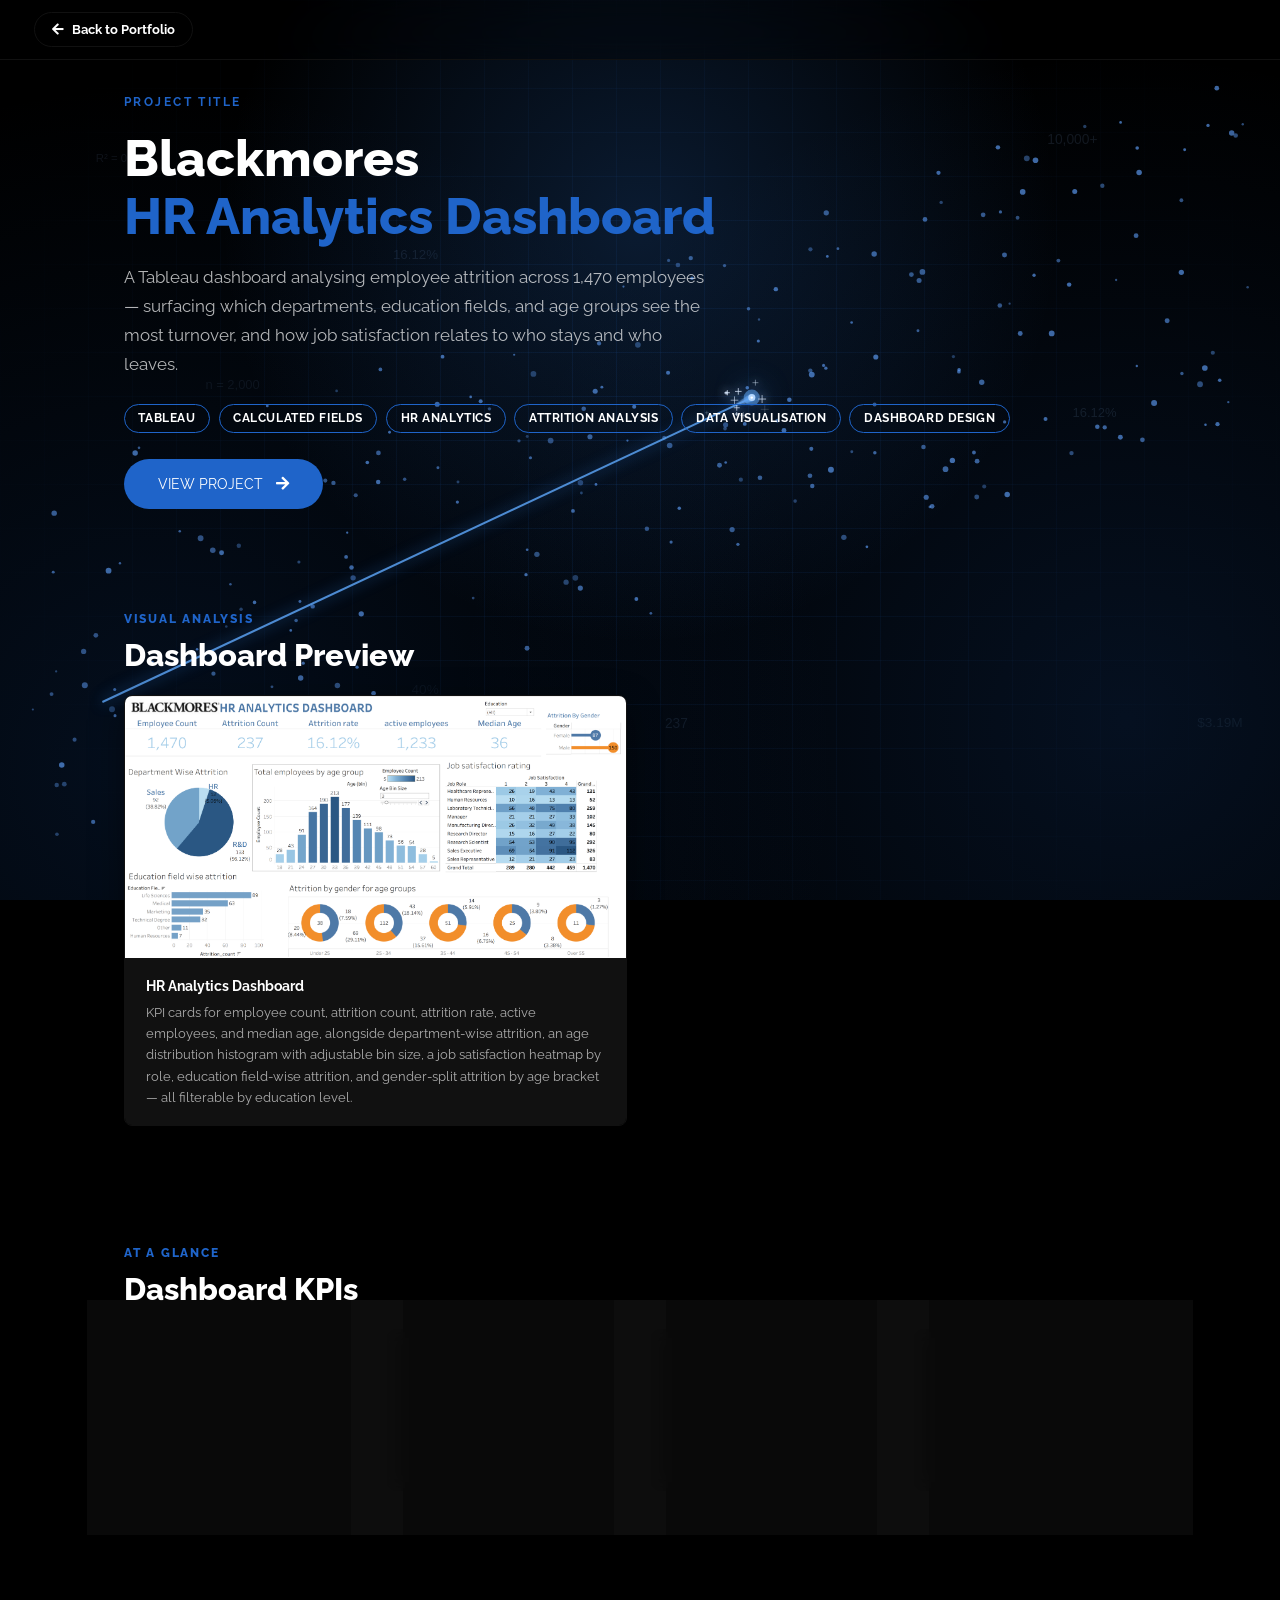
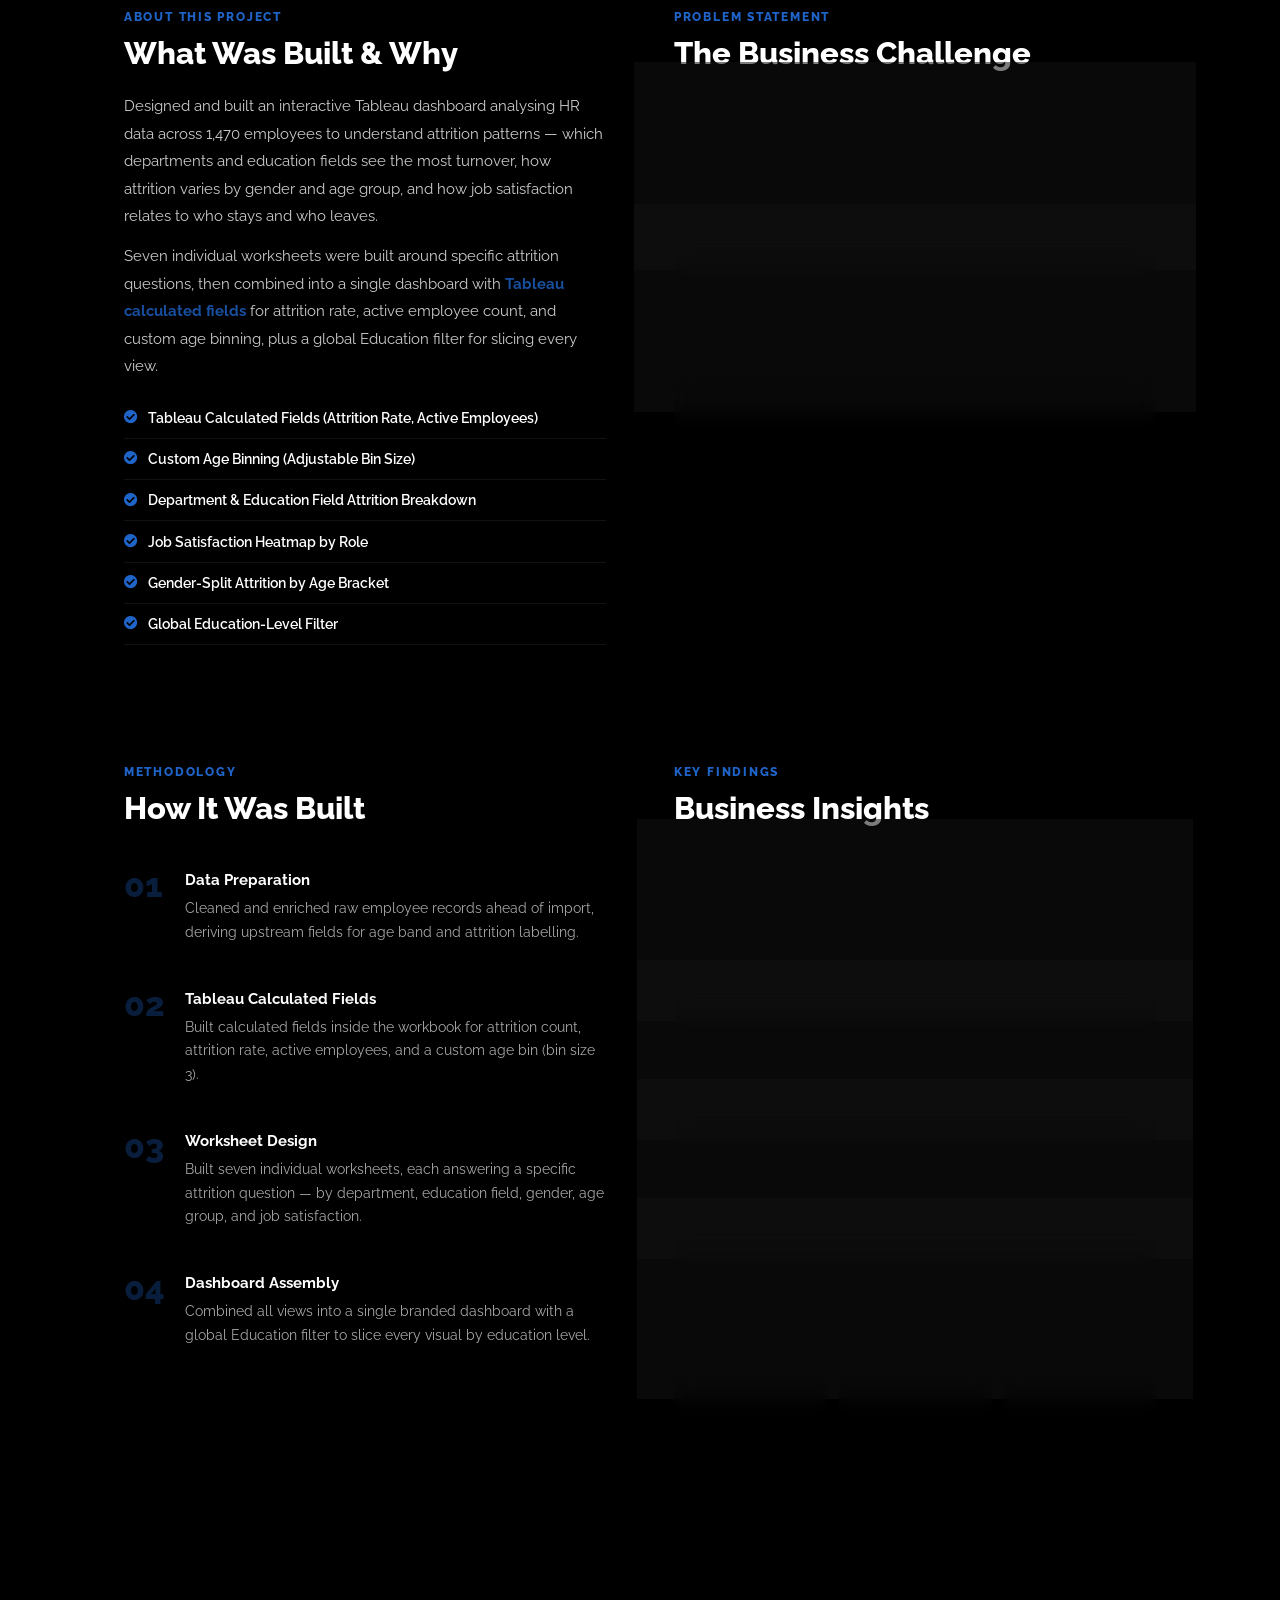
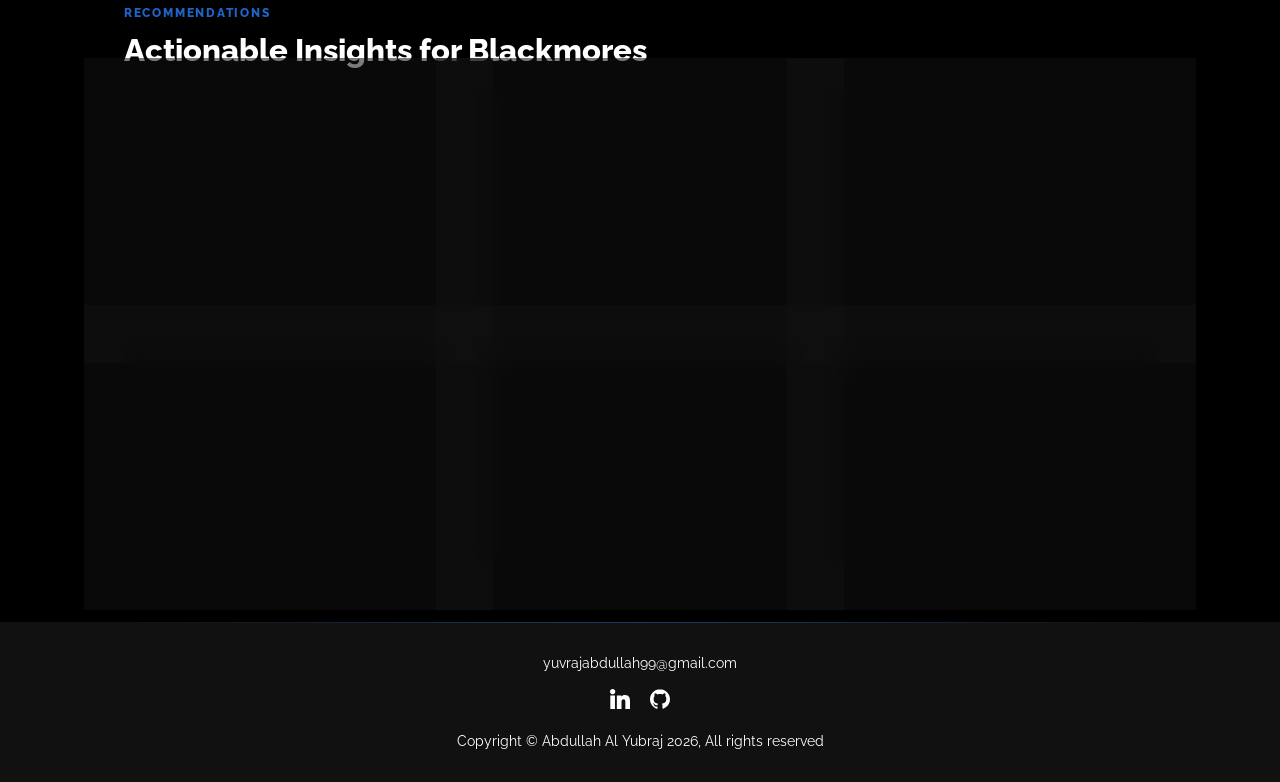
<file: project-blackmores.html>
<!DOCTYPE html>
<html lang="en" data-theme="dark">
  <head>
    <meta charset="UTF-8" />
    <meta name="viewport" content="width=device-width, initial-scale=1.0" />
    <title>Blackmores HR Analytics Dashboard | Abdullah Al Yubraj</title>
    <link rel="icon" type="image/svg+xml" href="assets/favicon.svg" />
    <link rel="stylesheet" href="https://use.fontawesome.com/releases/v5.15.4/css/all.css" integrity="sha384-DyZ88mC6Up2uqS4h/KRgHuoeGwBcD4Ng9SiP4dIRy0EXTlnuz47vAwmeGwVChigm" crossorigin="anonymous" />
    <link rel="stylesheet" href="css/style.css" />
    <link rel="stylesheet" href="css/utilities.css" />
    <link rel="stylesheet" href="css/project-woolies.css" />
    <link rel="stylesheet" href="css/project-blackmores.css" />
    <link rel="stylesheet" href="css/enhancements.css" />
  </head>
  <body>
    <div class="page-transition page-transition--enter"></div>

    <!-- Top bar -->
    <div class="pw-topbar">
      <a href="index.html" class="back-btn transition-link"><i class="fas fa-arrow-left"></i> Back to Portfolio</a>
    </div>

    <!-- Hero -->
    <section class="pw-hero pw-light">
      <div class="pw-container">
        <div class="pw-hero__eyebrow">Project Title</div>
        <h1 class="pw-hero__title">Blackmores<br><span class="pw-accent">HR Analytics Dashboard</span></h1>
        <p class="pw-hero__sub">A Tableau dashboard analysing employee attrition across 1,470 employees — surfacing which departments, education fields, and age groups see the most turnover, and how job satisfaction relates to who stays and who leaves.</p>
        <div class="pw-hero__row">
          <div class="pw-hero__tags">
            <span class="tag">Tableau</span>
            <span class="tag">Calculated Fields</span>
            <span class="tag">HR Analytics</span>
            <span class="tag">Attrition Analysis</span>
            <span class="tag">Data Visualisation</span>
            <span class="tag">Dashboard Design</span>
          </div>
          <a href="https://github.com/yuvrajabdullah99/Blackmores-HR-Dashboard" target="_blank" class="btn btn-primary">View Project <i class="fas fa-arrow-right"></i></a>
        </div>
      </div>
    </section>

    <!-- Screenshots -->
    <section class="pw-section pw-light">
      <div class="pw-container">
        <span class="pw-label">Visual Analysis</span>
        <h2 class="pw-heading">Dashboard Preview</h2>
        <div class="pw-screenshots">
          <div class="pw-screenshot">
            <img src="assets/screenshots/blackmores-dashboard.png" alt="Blackmores HR Analytics Dashboard" loading="lazy" />
            <div class="pw-screenshot__cap">
              <strong>HR Analytics Dashboard</strong>
              <p>KPI cards for employee count, attrition count, attrition rate, active employees, and median age, alongside department-wise attrition, an age distribution histogram with adjustable bin size, a job satisfaction heatmap by role, education field-wise attrition, and gender-split attrition by age bracket — all filterable by education level.</p>
            </div>
          </div>
        </div>
      </div>
    </section>

    <!-- KPI Summary -->
    <section class="pw-section pw-light">
      <div class="pw-container">
        <span class="pw-label">At a Glance</span>
        <h2 class="pw-heading">Dashboard KPIs</h2>
        <div class="pbm-kpi-grid">
          <div class="pbm-kpi-card">
            <div class="pbm-kpi-icon"><i class="fas fa-users"></i></div>
            <div class="pbm-kpi-value">1,470</div>
            <div class="pbm-kpi-label">Total Employees</div>
          </div>
          <div class="pbm-kpi-card">
            <div class="pbm-kpi-icon"><i class="fas fa-user-times"></i></div>
            <div class="pbm-kpi-value">16.12%</div>
            <div class="pbm-kpi-label">Attrition Rate (237 Employees)</div>
          </div>
          <div class="pbm-kpi-card">
            <div class="pbm-kpi-icon"><i class="fas fa-user-check"></i></div>
            <div class="pbm-kpi-value">1,233</div>
            <div class="pbm-kpi-label">Active Employees</div>
          </div>
          <div class="pbm-kpi-card">
            <div class="pbm-kpi-icon"><i class="fas fa-birthday-cake"></i></div>
            <div class="pbm-kpi-value">36</div>
            <div class="pbm-kpi-label">Median Employee Age</div>
          </div>
        </div>
      </div>
    </section>

    <!-- About + Problem -->
    <section class="pw-section pw-light">
      <div class="pw-container pw-two-col">
        <div>
          <span class="pw-label">About This Project</span>
          <h2 class="pw-heading">What Was Built & Why</h2>
          <p class="pw-body">Designed and built an interactive Tableau dashboard analysing HR data across 1,470 employees to understand attrition patterns — which departments and education fields see the most turnover, how attrition varies by gender and age group, and how job satisfaction relates to who stays and who leaves.</p>
          <p class="pw-body">Seven individual worksheets were built around specific attrition questions, then combined into a single dashboard with <em class="pw-em">Tableau calculated fields</em> for attrition rate, active employee count, and custom age binning, plus a global Education filter for slicing every view.</p>
          <ul class="pw-tool-list">
            <li><i class="fas fa-check-circle"></i> Tableau Calculated Fields (Attrition Rate, Active Employees)</li>
            <li><i class="fas fa-check-circle"></i> Custom Age Binning (Adjustable Bin Size)</li>
            <li><i class="fas fa-check-circle"></i> Department & Education Field Attrition Breakdown</li>
            <li><i class="fas fa-check-circle"></i> Job Satisfaction Heatmap by Role</li>
            <li><i class="fas fa-check-circle"></i> Gender-Split Attrition by Age Bracket</li>
            <li><i class="fas fa-check-circle"></i> Global Education-Level Filter</li>
          </ul>
        </div>
        <div>
          <span class="pw-label">Problem Statement</span>
          <h2 class="pw-heading">The Business Challenge</h2>
          <div class="pw-prob-cards">
            <div class="pw-prob-card">
              <i class="fas fa-chart-pie"></i>
              <div>
                <h3>No Unified Attrition View</h3>
                <p>Attrition data existed as raw employee records with no way to quickly see which departments, roles, or demographics were driving turnover.</p>
              </div>
            </div>
            <div class="pw-prob-card">
              <i class="fas fa-user-friends"></i>
              <div>
                <h3>Unclear Risk Segments</h3>
                <p>Without a breakdown by age, gender, and education field, it was hard to tell which employee segments were most at risk of leaving.</p>
              </div>
            </div>
            <div class="pw-prob-card">
              <i class="fas fa-smile"></i>
              <div>
                <h3>Satisfaction Untracked by Role</h3>
                <p>Job satisfaction scores weren't connected to job role, making it difficult to spot which teams needed the most attention.</p>
              </div>
            </div>
          </div>
        </div>
      </div>
    </section>

    <!-- Methodology + Key Findings -->
    <section class="pw-section pw-dark">
      <div class="pw-container">
        <div class="pw-mf-grid">

          <!-- Methodology -->
          <div>
            <span class="pw-label">Methodology</span>
            <h2 class="pw-heading pw-heading--white">How It Was Built</h2>
            <div class="pw-steps">
              <div class="pw-step">
                <div class="pw-step__num">01</div>
                <div>
                  <h3>Data Preparation</h3>
                  <p>Cleaned and enriched raw employee records ahead of import, deriving upstream fields for age band and attrition labelling.</p>
                </div>
              </div>
              <div class="pw-step">
                <div class="pw-step__num">02</div>
                <div>
                  <h3>Tableau Calculated Fields</h3>
                  <p>Built calculated fields inside the workbook for attrition count, attrition rate, active employees, and a custom age bin (bin size 3).</p>
                </div>
              </div>
              <div class="pw-step">
                <div class="pw-step__num">03</div>
                <div>
                  <h3>Worksheet Design</h3>
                  <p>Built seven individual worksheets, each answering a specific attrition question — by department, education field, gender, age group, and job satisfaction.</p>
                </div>
              </div>
              <div class="pw-step">
                <div class="pw-step__num">04</div>
                <div>
                  <h3>Dashboard Assembly</h3>
                  <p>Combined all views into a single branded dashboard with a global Education filter to slice every visual by education level.</p>
                </div>
              </div>
            </div>
          </div>

          <!-- Key Findings -->
          <div>
            <span class="pw-label">Key Findings</span>
            <h2 class="pw-heading pw-heading--white">Business Insights</h2>
            <div class="pbm-insights">
              <div class="pbm-insight-card">
                <div class="pbm-insight-num">01</div>
                <div class="pbm-insight-body">
                  <strong>R&D Drives Headcount, Sales Close Behind</strong>
                  <p>R&D accounts for 56.12% of employees (133) and Sales for 38.82% (92), with HR a small remainder — attrition initiatives should focus where the workforce actually sits.</p>
                </div>
              </div>
              <div class="pbm-insight-card">
                <div class="pbm-insight-num">02</div>
                <div class="pbm-insight-body">
                  <strong>25–34 Is the Highest-Attrition Age Bracket</strong>
                  <p>This age group accounts for 112 total attritions — split 69 female and 43 male — far ahead of every other bracket.</p>
                </div>
              </div>
              <div class="pbm-insight-card">
                <div class="pbm-insight-num">03</div>
                <div class="pbm-insight-body">
                  <strong>Workforce Skews Young</strong>
                  <p>The largest single age bin is 33, with 213 employees — the workforce is concentrated in the late-20s to mid-30s range.</p>
                </div>
              </div>
              <div class="pbm-insight-card">
                <div class="pbm-insight-num">04</div>
                <div class="pbm-insight-body">
                  <strong>Life Sciences Leads Education Field Attrition</strong>
                  <p>Employees from a Life Sciences background account for the most attrition by education field (89), ahead of Medical (63) and Marketing (35).</p>
                </div>
              </div>
            </div>

            <div class="pbm-mini-grid">
              <div class="pbm-mini-card">
                <i class="fas fa-flask"></i>
                <span>R&D Department</span>
              </div>
              <div class="pbm-mini-card">
                <i class="fas fa-store"></i>
                <span>Sales Department</span>
              </div>
              <div class="pbm-mini-card">
                <i class="fas fa-user-tag"></i>
                <span>HR Department</span>
              </div>
              <div class="pbm-mini-card">
                <i class="fas fa-vial"></i>
                <span>Life Sciences</span>
              </div>
              <div class="pbm-mini-card">
                <i class="fas fa-stethoscope"></i>
                <span>Medical</span>
              </div>
              <div class="pbm-mini-card">
                <i class="fas fa-bullhorn"></i>
                <span>Marketing</span>
              </div>
            </div>
          </div>

        </div>
      </div>
    </section>

    <!-- Recommendations -->
    <section class="pw-section pw-dark">
      <div class="pw-container">
        <span class="pw-label">Recommendations</span>
        <h2 class="pw-heading pw-heading--white">Actionable Insights for Blackmores</h2>
        <div class="pw-rec-grid">
          <div class="pw-rec-card">
            <div class="pw-rec-icon"><i class="fas fa-user-shield"></i></div>
            <h3>Target Early-Career Retention</h3>
            <p>Focus retention programs on the 25–34 age bracket, which drives the largest share of attrition by a wide margin.</p>
          </div>
          <div class="pw-rec-card">
            <div class="pw-rec-icon"><i class="fas fa-flask"></i></div>
            <h3>Review R&D and Sales Conditions</h3>
            <p>Since these two departments hold the vast majority of headcount, even small satisfaction gains here have outsized impact on overall attrition.</p>
          </div>
          <div class="pw-rec-card">
            <div class="pw-rec-icon"><i class="fas fa-smile-beam"></i></div>
            <h3>Investigate Low-Satisfaction Roles</h3>
            <p>Use the job satisfaction heatmap to flag roles skewing toward low scores and prioritise manager check-ins there.</p>
          </div>
          <div class="pw-rec-card">
            <div class="pw-rec-icon"><i class="fas fa-graduation-cap"></i></div>
            <h3>Tailor Programs by Education Field</h3>
            <p>Life Sciences and Medical backgrounds show the highest attrition by education field — worth understanding whether career-path expectations are being met.</p>
          </div>
          <div class="pw-rec-card">
            <div class="pw-rec-icon"><i class="fas fa-venus-mars"></i></div>
            <h3>Monitor the Gender Gap</h3>
            <p>Male attrition (150) outpaces female attrition (87) overall — worth tracking whether this holds across departments and roles.</p>
          </div>
          <div class="pw-rec-card">
            <div class="pw-rec-icon"><i class="fas fa-expand-arrows-alt"></i></div>
            <h3>Expand with Tenure Data</h3>
            <p>Layering in years-at-company and promotion history would help distinguish early-tenure flight risk from longer-term disengagement.</p>
          </div>
        </div>
      </div>
    </section>

    <footer id="footer">
      <div class="container">
        <a href="mailto:yuvrajabdullah99@gmail.com">yuvrajabdullah99@gmail.com</a>
        <div class="social">
          <a href="https://www.linkedin.com/in/abdullah-al-yubraj-245a96209" target="_blank"><img src="./assets/linkedin-icon.svg" alt="LinkedIn" /></a>
          <a href="https://github.com/yuvrajabdullah99" target="_blank"><img src="./assets/github-icon.svg" alt="GitHub" /></a>
        </div>
        <p>Copyright &copy; Abdullah Al Yubraj <span id="datee"></span>, All rights reserved</p>
      </div>
    </footer>

    <script src="js/script.js"></script>
    <script src="js/background.js"></script>
  </body>
</html>
</file>
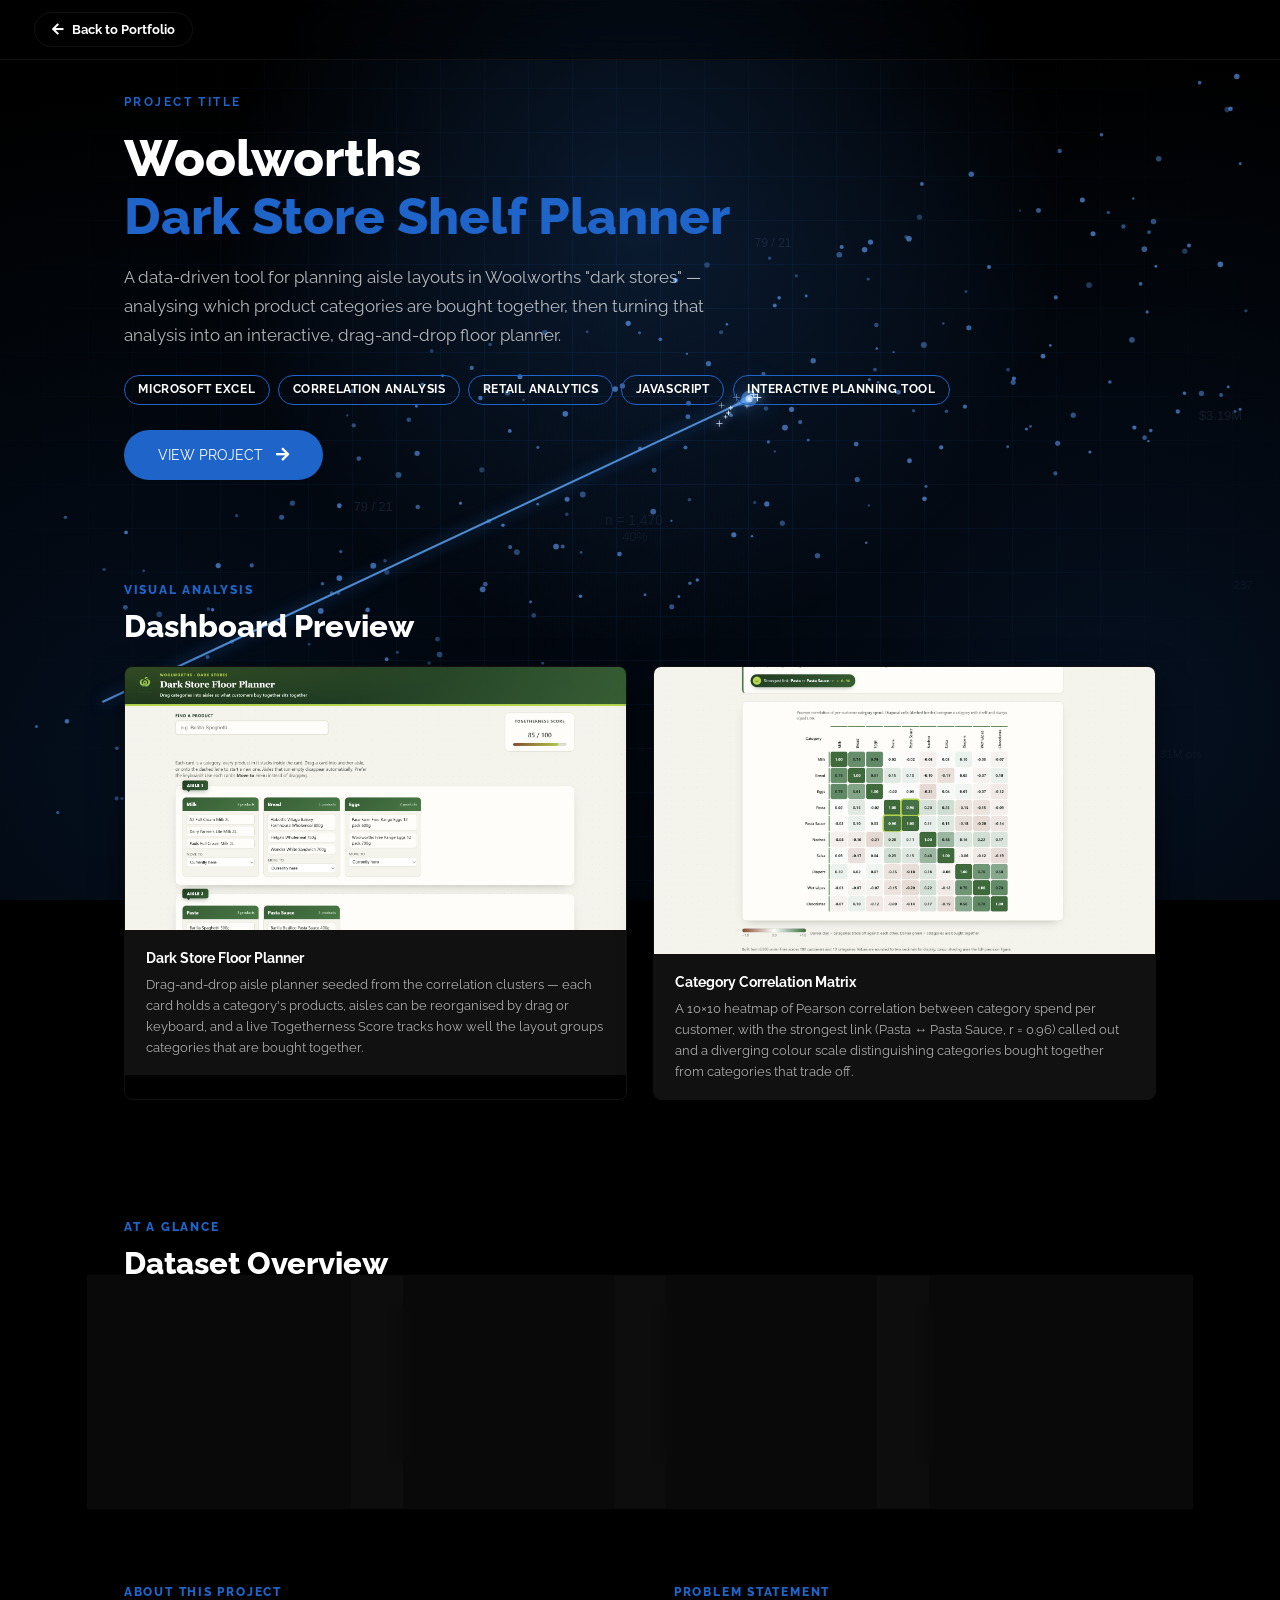
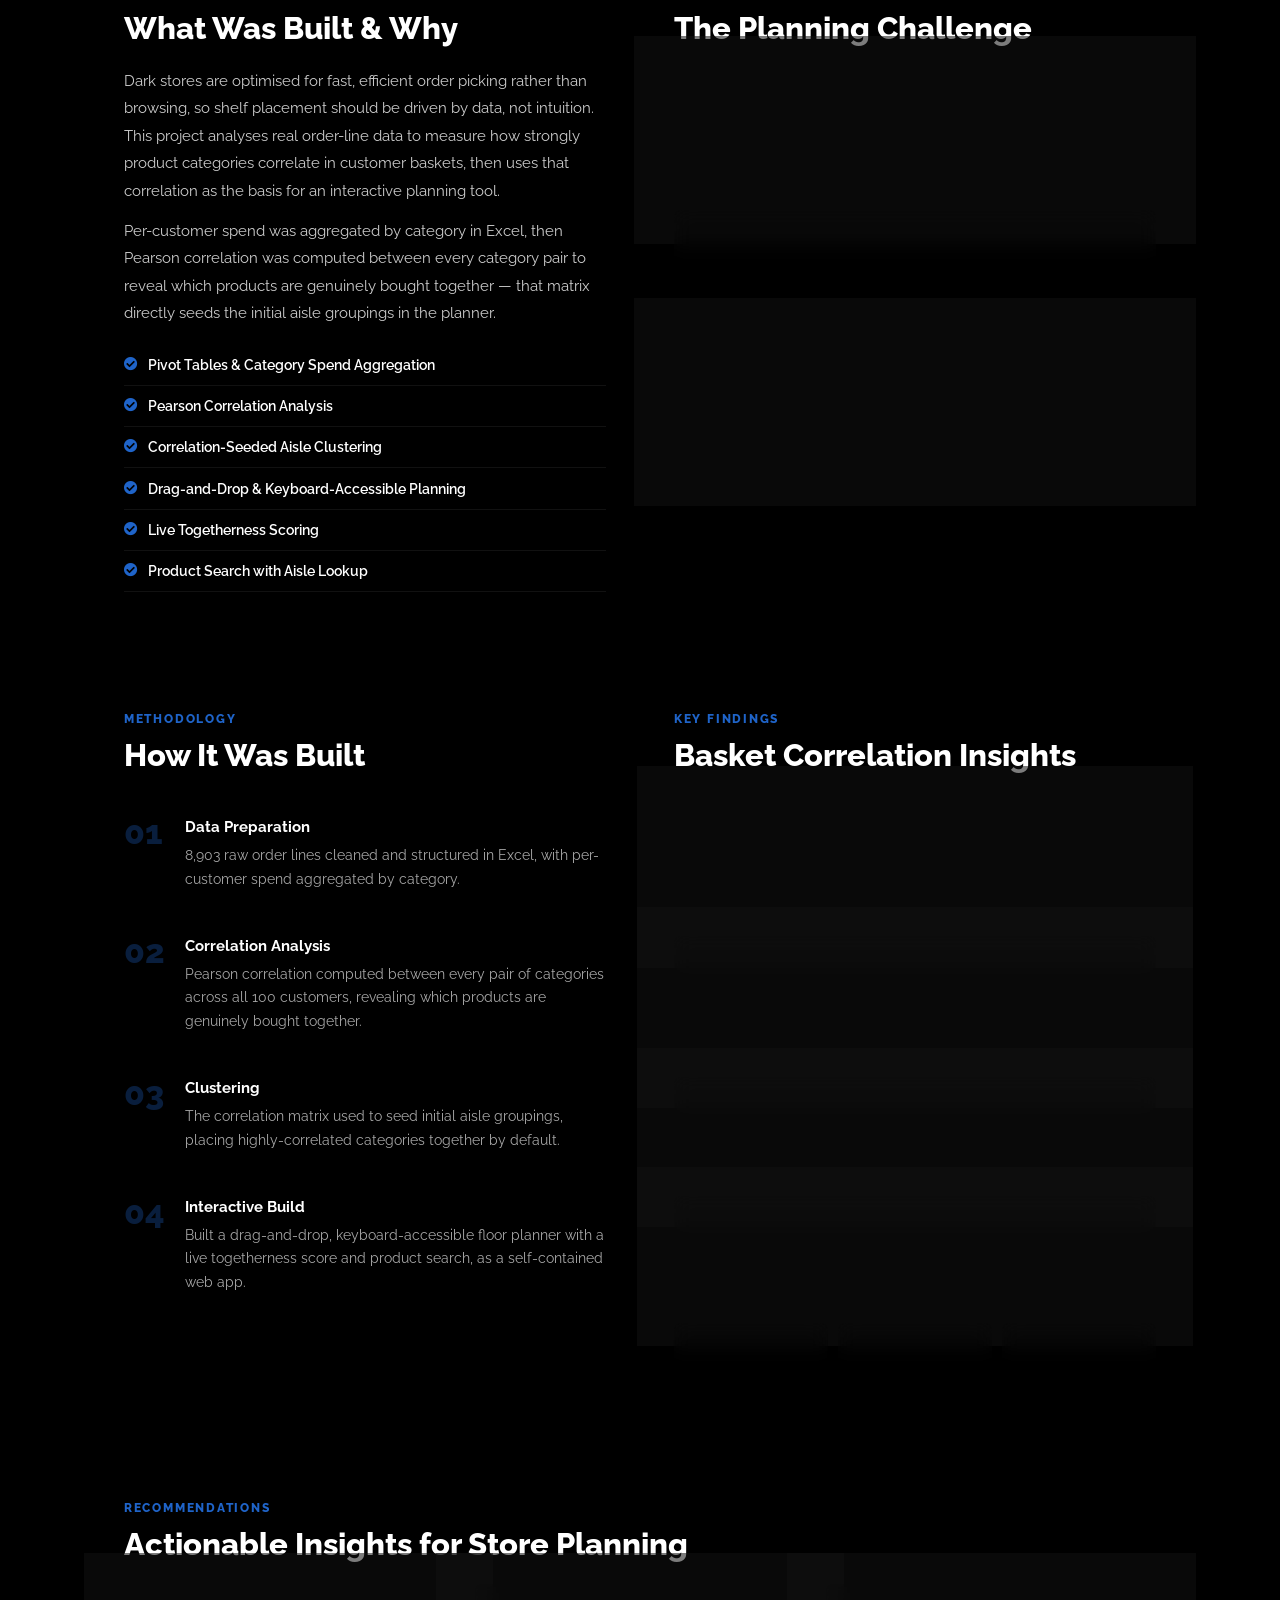
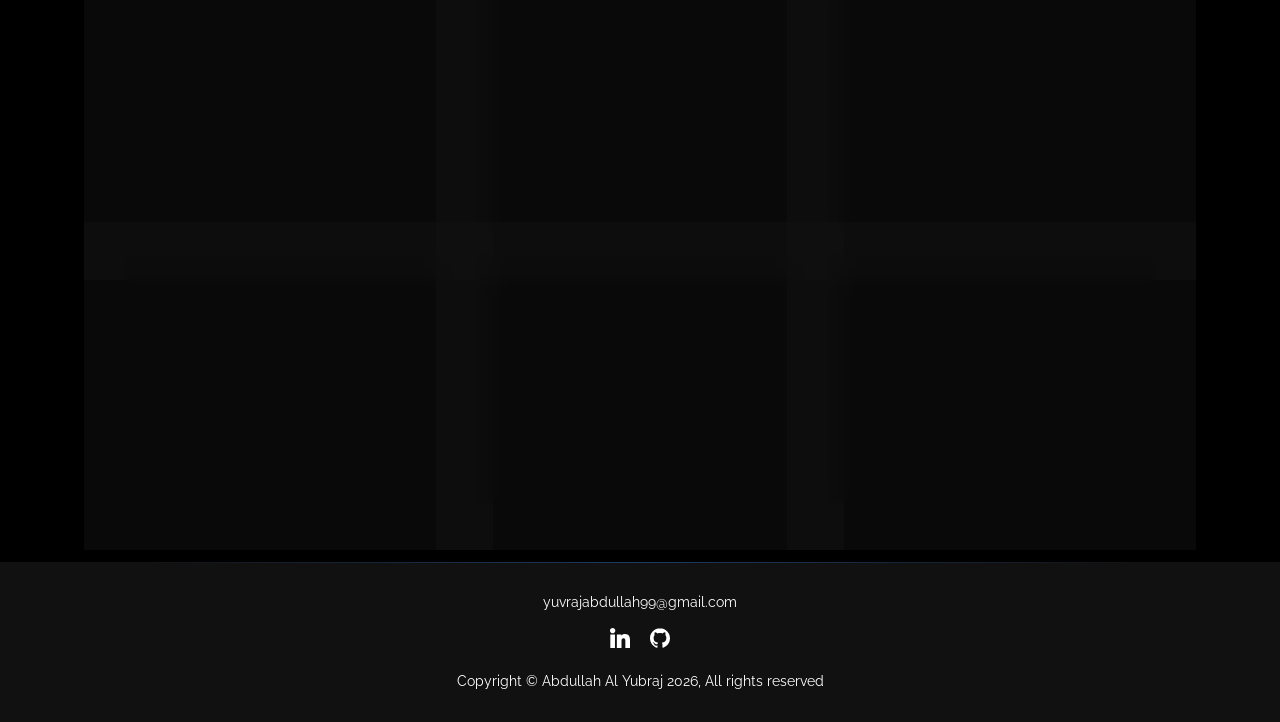
<file: project-darkstore.html>
<!DOCTYPE html>
<html lang="en" data-theme="dark">
  <head>
    <meta charset="UTF-8" />
    <meta name="viewport" content="width=device-width, initial-scale=1.0" />
    <title>Dark Store Shelf Planner | Abdullah Al Yubraj</title>
    <link rel="icon" type="image/svg+xml" href="assets/favicon.svg" />
    <link rel="stylesheet" href="https://use.fontawesome.com/releases/v5.15.4/css/all.css" integrity="sha384-DyZ88mC6Up2uqS4h/KRgHuoeGwBcD4Ng9SiP4dIRy0EXTlnuz47vAwmeGwVChigm" crossorigin="anonymous" />
    <link rel="stylesheet" href="css/style.css" />
    <link rel="stylesheet" href="css/utilities.css" />
    <link rel="stylesheet" href="css/project-woolies.css" />
    <link rel="stylesheet" href="css/project-darkstore.css" />
    <link rel="stylesheet" href="css/enhancements.css" />
  </head>
  <body>
    <div class="page-transition page-transition--enter"></div>

    <!-- Top bar -->
    <div class="pw-topbar">
      <a href="index.html" class="back-btn transition-link"><i class="fas fa-arrow-left"></i> Back to Portfolio</a>
    </div>

    <!-- Hero -->
    <section class="pw-hero pw-light">
      <div class="pw-container">
        <div class="pw-hero__eyebrow">Project Title</div>
        <h1 class="pw-hero__title">Woolworths<br><span class="pw-accent">Dark Store Shelf Planner</span></h1>
        <p class="pw-hero__sub">A data-driven tool for planning aisle layouts in Woolworths "dark stores" — analysing which product categories are bought together, then turning that analysis into an interactive, drag-and-drop floor planner.</p>
        <div class="pw-hero__row">
          <div class="pw-hero__tags">
            <span class="tag">Microsoft Excel</span>
            <span class="tag">Correlation Analysis</span>
            <span class="tag">Retail Analytics</span>
            <span class="tag">JavaScript</span>
            <span class="tag">Interactive Planning Tool</span>
          </div>
          <a href="https://github.com/yuvrajabdullah99/Woolies-Dark-Store-Shelf-Planner" target="_blank" class="btn btn-primary">View Project <i class="fas fa-arrow-right"></i></a>
        </div>
      </div>
    </section>

    <!-- Screenshots -->
    <section class="pw-section pw-light">
      <div class="pw-container">
        <span class="pw-label">Visual Analysis</span>
        <h2 class="pw-heading">Dashboard Preview</h2>
        <div class="pw-screenshots">
          <div class="pw-screenshot">
            <img src="assets/screenshots/darkstore-floor-planner.png" alt="Dark Store Floor Planner" loading="lazy" />
            <div class="pw-screenshot__cap">
              <strong>Dark Store Floor Planner</strong>
              <p>Drag-and-drop aisle planner seeded from the correlation clusters — each card holds a category's products, aisles can be reorganised by drag or keyboard, and a live Togetherness Score tracks how well the layout groups categories that are bought together.</p>
            </div>
          </div>
          <div class="pw-screenshot">
            <img src="assets/screenshots/darkstore-correlation-matrix.png" alt="Category Correlation Matrix" loading="lazy" />
            <div class="pw-screenshot__cap">
              <strong>Category Correlation Matrix</strong>
              <p>A 10×10 heatmap of Pearson correlation between category spend per customer, with the strongest link (Pasta ↔ Pasta Sauce, r = 0.96) called out and a diverging colour scale distinguishing categories bought together from categories that trade off.</p>
            </div>
          </div>
        </div>
      </div>
    </section>

    <!-- KPI Summary -->
    <section class="pw-section pw-light">
      <div class="pw-container">
        <span class="pw-label">At a Glance</span>
        <h2 class="pw-heading">Dataset Overview</h2>
        <div class="pds-kpi-grid">
          <div class="pds-kpi-card">
            <div class="pds-kpi-icon"><i class="fas fa-receipt"></i></div>
            <div class="pds-kpi-value">8,903</div>
            <div class="pds-kpi-label">Order Lines Analysed</div>
          </div>
          <div class="pds-kpi-card">
            <div class="pds-kpi-icon"><i class="fas fa-users"></i></div>
            <div class="pds-kpi-value">100</div>
            <div class="pds-kpi-label">Customers Tracked</div>
          </div>
          <div class="pds-kpi-card">
            <div class="pds-kpi-icon"><i class="fas fa-th-large"></i></div>
            <div class="pds-kpi-value">10</div>
            <div class="pds-kpi-label">Product Categories</div>
          </div>
          <div class="pds-kpi-card">
            <div class="pds-kpi-icon"><i class="fas fa-bullseye"></i></div>
            <div class="pds-kpi-value">85 / 100</div>
            <div class="pds-kpi-label">Layout Togetherness Score</div>
          </div>
        </div>
      </div>
    </section>

    <!-- About + Problem -->
    <section class="pw-section pw-light">
      <div class="pw-container pw-two-col">
        <div>
          <span class="pw-label">About This Project</span>
          <h2 class="pw-heading">What Was Built & Why</h2>
          <p class="pw-body">Dark stores are optimised for fast, efficient order picking rather than browsing, so shelf placement should be driven by data, not intuition. This project analyses real order-line data to measure how strongly product categories correlate in customer baskets, then uses that correlation as the basis for an interactive planning tool.</p>
          <p class="pw-body">Per-customer spend was aggregated by category in Excel, then Pearson correlation was computed between every category pair to reveal which products are genuinely bought together — that matrix directly seeds the initial aisle groupings in the planner.</p>
          <ul class="pw-tool-list">
            <li><i class="fas fa-check-circle"></i> Pivot Tables & Category Spend Aggregation</li>
            <li><i class="fas fa-check-circle"></i> Pearson Correlation Analysis</li>
            <li><i class="fas fa-check-circle"></i> Correlation-Seeded Aisle Clustering</li>
            <li><i class="fas fa-check-circle"></i> Drag-and-Drop & Keyboard-Accessible Planning</li>
            <li><i class="fas fa-check-circle"></i> Live Togetherness Scoring</li>
            <li><i class="fas fa-check-circle"></i> Product Search with Aisle Lookup</li>
          </ul>
        </div>
        <div>
          <span class="pw-label">Problem Statement</span>
          <h2 class="pw-heading">The Planning Challenge</h2>
          <div class="pw-prob-cards">
            <div class="pw-prob-card">
              <i class="fas fa-shipping-fast"></i>
              <div>
                <h3>Picking Speed, Not Browsing</h3>
                <p>Dark stores exist purely for order fulfilment, so a layout designed for shopper browsing doesn't serve the actual picking workflow.</p>
              </div>
            </div>
            <div class="pw-prob-card">
              <i class="fas fa-question"></i>
              <div>
                <h3>No Data-Backed Layout Logic</h3>
                <p>Without a clear signal for which categories are bought together, aisle groupings were essentially guesswork.</p>
              </div>
            </div>
            <div class="pw-prob-card">
              <i class="fas fa-sliders-h"></i>
              <div>
                <h3>Layouts Needed to Be Testable</h3>
                <p>Category managers needed a way to try different aisle arrangements and immediately see whether a layout got better or worse.</p>
              </div>
            </div>
          </div>
        </div>
      </div>
    </section>

    <!-- Methodology + Key Findings -->
    <section class="pw-section pw-dark">
      <div class="pw-container">
        <div class="pw-mf-grid">

          <!-- Methodology -->
          <div>
            <span class="pw-label">Methodology</span>
            <h2 class="pw-heading pw-heading--white">How It Was Built</h2>
            <div class="pw-steps">
              <div class="pw-step">
                <div class="pw-step__num">01</div>
                <div>
                  <h3>Data Preparation</h3>
                  <p>8,903 raw order lines cleaned and structured in Excel, with per-customer spend aggregated by category.</p>
                </div>
              </div>
              <div class="pw-step">
                <div class="pw-step__num">02</div>
                <div>
                  <h3>Correlation Analysis</h3>
                  <p>Pearson correlation computed between every pair of categories across all 100 customers, revealing which products are genuinely bought together.</p>
                </div>
              </div>
              <div class="pw-step">
                <div class="pw-step__num">03</div>
                <div>
                  <h3>Clustering</h3>
                  <p>The correlation matrix used to seed initial aisle groupings, placing highly-correlated categories together by default.</p>
                </div>
              </div>
              <div class="pw-step">
                <div class="pw-step__num">04</div>
                <div>
                  <h3>Interactive Build</h3>
                  <p>Built a drag-and-drop, keyboard-accessible floor planner with a live togetherness score and product search, as a self-contained web app.</p>
                </div>
              </div>
            </div>
          </div>

          <!-- Key Findings -->
          <div>
            <span class="pw-label">Key Findings</span>
            <h2 class="pw-heading pw-heading--white">Basket Correlation Insights</h2>
            <div class="pds-insights">
              <div class="pds-insight-card">
                <div class="pds-insight-num">01</div>
                <div class="pds-insight-body">
                  <strong>Pasta & Pasta Sauce Is the Strongest Link</strong>
                  <p>These two categories correlate at r = 0.96 — by far the strongest pairing in the dataset, and a clear must-group-together aisle decision.</p>
                </div>
              </div>
              <div class="pds-insight-card">
                <div class="pds-insight-num">02</div>
                <div class="pds-insight-body">
                  <strong>Baby & Snack Categories Form a Tight Cluster</strong>
                  <p>Diapers, Wet Wipes, and Chocolates correlate strongly together (0.58–0.78) — an unexpected but consistent basket pattern worth acting on.</p>
                </div>
              </div>
              <div class="pds-insight-card">
                <div class="pds-insight-num">03</div>
                <div class="pds-insight-body">
                  <strong>Breakfast Staples Cluster Naturally</strong>
                  <p>Milk, Bread, and Eggs correlate at 0.61–0.79, confirming the intuitive breakfast-basket grouping with real data.</p>
                </div>
              </div>
              <div class="pds-insight-card">
                <div class="pds-insight-num">04</div>
                <div class="pds-insight-body">
                  <strong>Snack Pairings Are Moderate, Not Strong</strong>
                  <p>Nachos and Salsa correlate at just 0.48 — a sensible pairing, but far weaker than the Pasta/Pasta Sauce or baby-care clusters.</p>
                </div>
              </div>
            </div>

            <div class="pds-mini-grid">
              <div class="pds-mini-card">
                <i class="fas fa-utensils"></i>
                <span>Pasta & Sauce</span>
              </div>
              <div class="pds-mini-card">
                <i class="fas fa-baby"></i>
                <span>Baby & Snacks</span>
              </div>
              <div class="pds-mini-card">
                <i class="fas fa-bread-slice"></i>
                <span>Breakfast Staples</span>
              </div>
            </div>
          </div>

        </div>
      </div>
    </section>

    <!-- Recommendations -->
    <section class="pw-section pw-dark">
      <div class="pw-container">
        <span class="pw-label">Recommendations</span>
        <h2 class="pw-heading pw-heading--white">Actionable Insights for Store Planning</h2>
        <div class="pw-rec-grid">
          <div class="pw-rec-card">
            <div class="pw-rec-icon"><i class="fas fa-layer-group"></i></div>
            <h3>Lock In the Pasta Aisle</h3>
            <p>With a 0.96 correlation, Pasta and Pasta Sauce should always share an aisle regardless of other layout changes.</p>
          </div>
          <div class="pw-rec-card">
            <div class="pw-rec-icon"><i class="fas fa-baby-carriage"></i></div>
            <h3>Test a Baby & Snacks Aisle</h3>
            <p>The Diapers/Wet Wipes/Chocolates cluster is a genuine, data-backed pairing worth trialling even though it isn't an obvious category grouping.</p>
          </div>
          <div class="pw-rec-card">
            <div class="pw-rec-icon"><i class="fas fa-chart-line"></i></div>
            <h3>Track the Togetherness Score Over Time</h3>
            <p>Use the score as a simple KPI whenever the layout changes, to make sure new arrangements aren't quietly hurting pick efficiency.</p>
          </div>
          <div class="pw-rec-card">
            <div class="pw-rec-icon"><i class="fas fa-keyboard"></i></div>
            <h3>Keep the Keyboard Path</h3>
            <p>The Move To dropdown makes the planner usable without a mouse — worth preserving as the tool scales to more categories and pickers.</p>
          </div>
          <div class="pw-rec-card">
            <div class="pw-rec-icon"><i class="fas fa-sync-alt"></i></div>
            <h3>Refresh the Correlation Matrix Regularly</h3>
            <p>Buying patterns shift seasonally — recomputing correlations periodically would keep aisle groupings aligned with current behaviour.</p>
          </div>
          <div class="pw-rec-card">
            <div class="pw-rec-icon"><i class="fas fa-expand-arrows-alt"></i></div>
            <h3>Scale to More Categories</h3>
            <p>Expanding beyond 10 categories and 100 customers would surface finer-grained clusters and sharpen the planner's recommendations.</p>
          </div>
        </div>
      </div>
    </section>

    <footer id="footer">
      <div class="container">
        <a href="mailto:yuvrajabdullah99@gmail.com">yuvrajabdullah99@gmail.com</a>
        <div class="social">
          <a href="https://www.linkedin.com/in/abdullah-al-yubraj-245a96209" target="_blank"><img src="./assets/linkedin-icon.svg" alt="LinkedIn" /></a>
          <a href="https://github.com/yuvrajabdullah99" target="_blank"><img src="./assets/github-icon.svg" alt="GitHub" /></a>
        </div>
        <p>Copyright &copy; Abdullah Al Yubraj <span id="datee"></span>, All rights reserved</p>
      </div>
    </footer>

    <script src="js/script.js"></script>
    <script src="js/background.js"></script>
  </body>
</html>
</file>
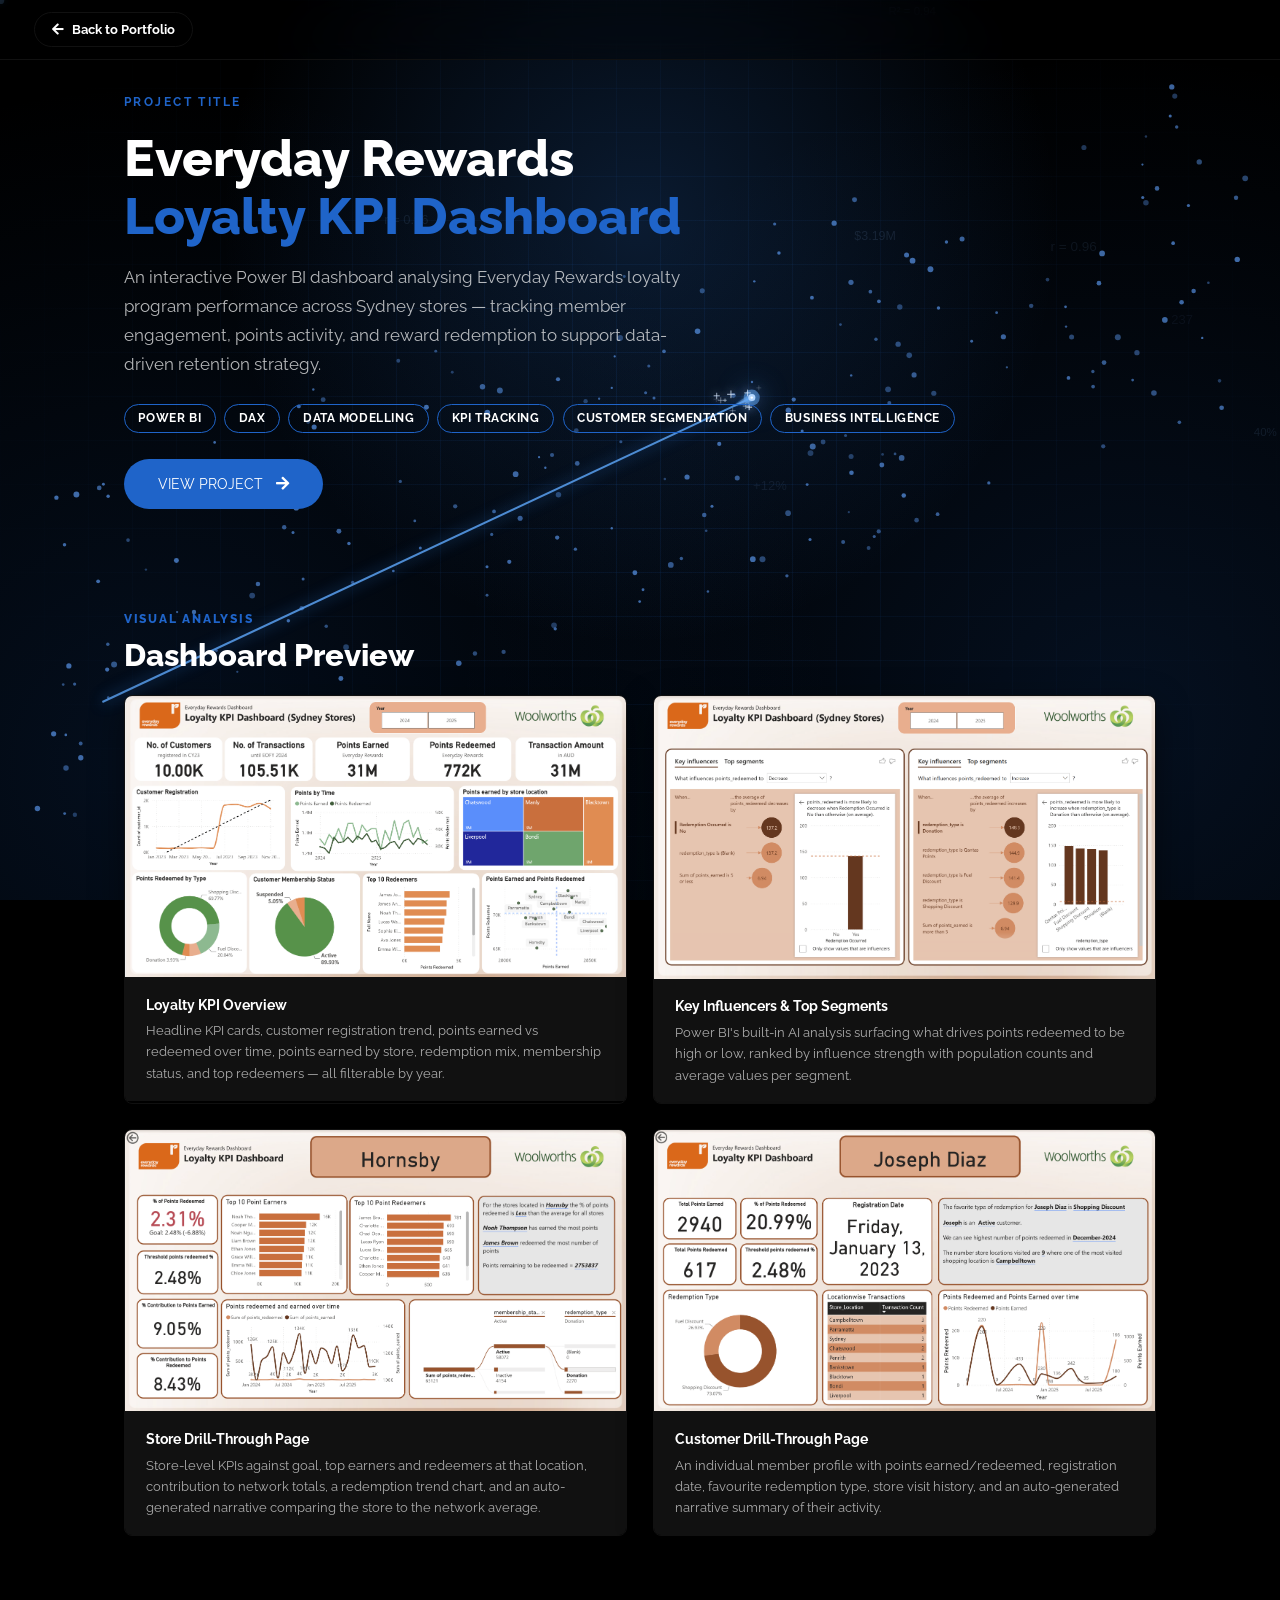
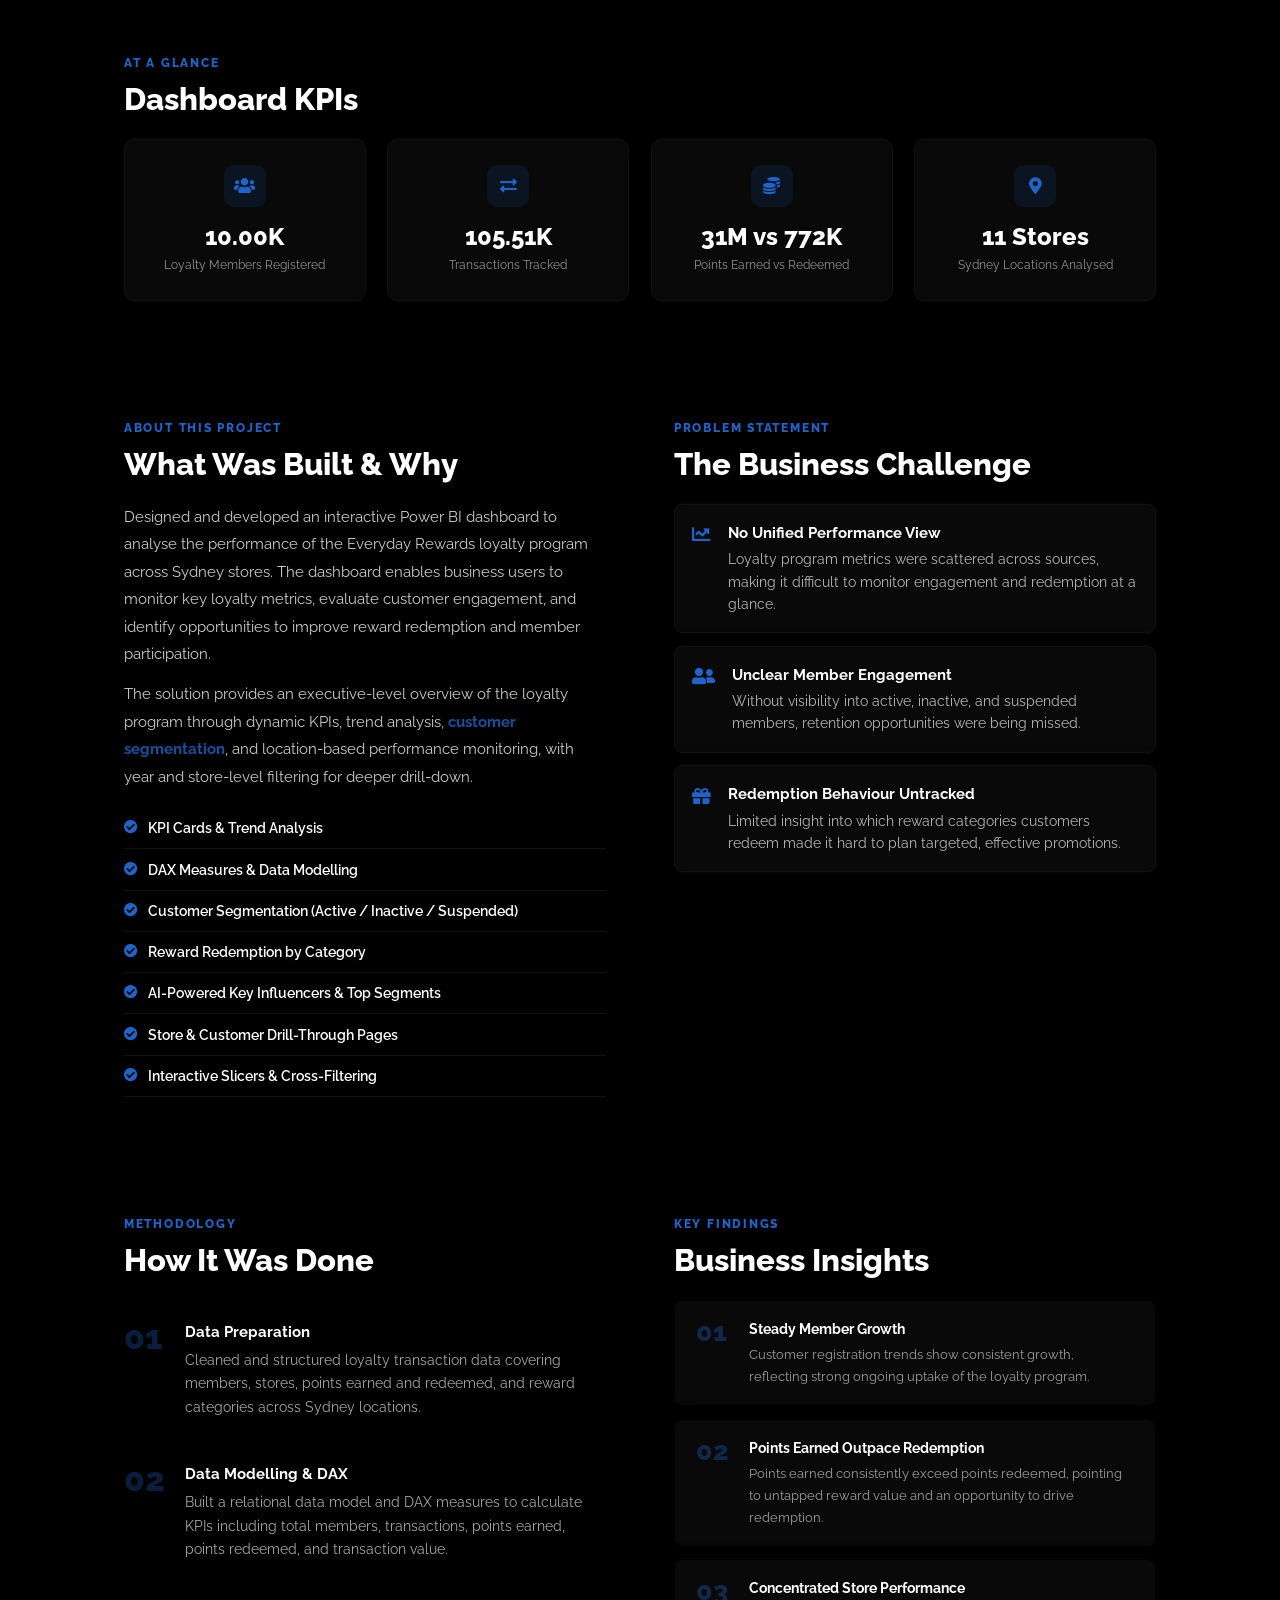
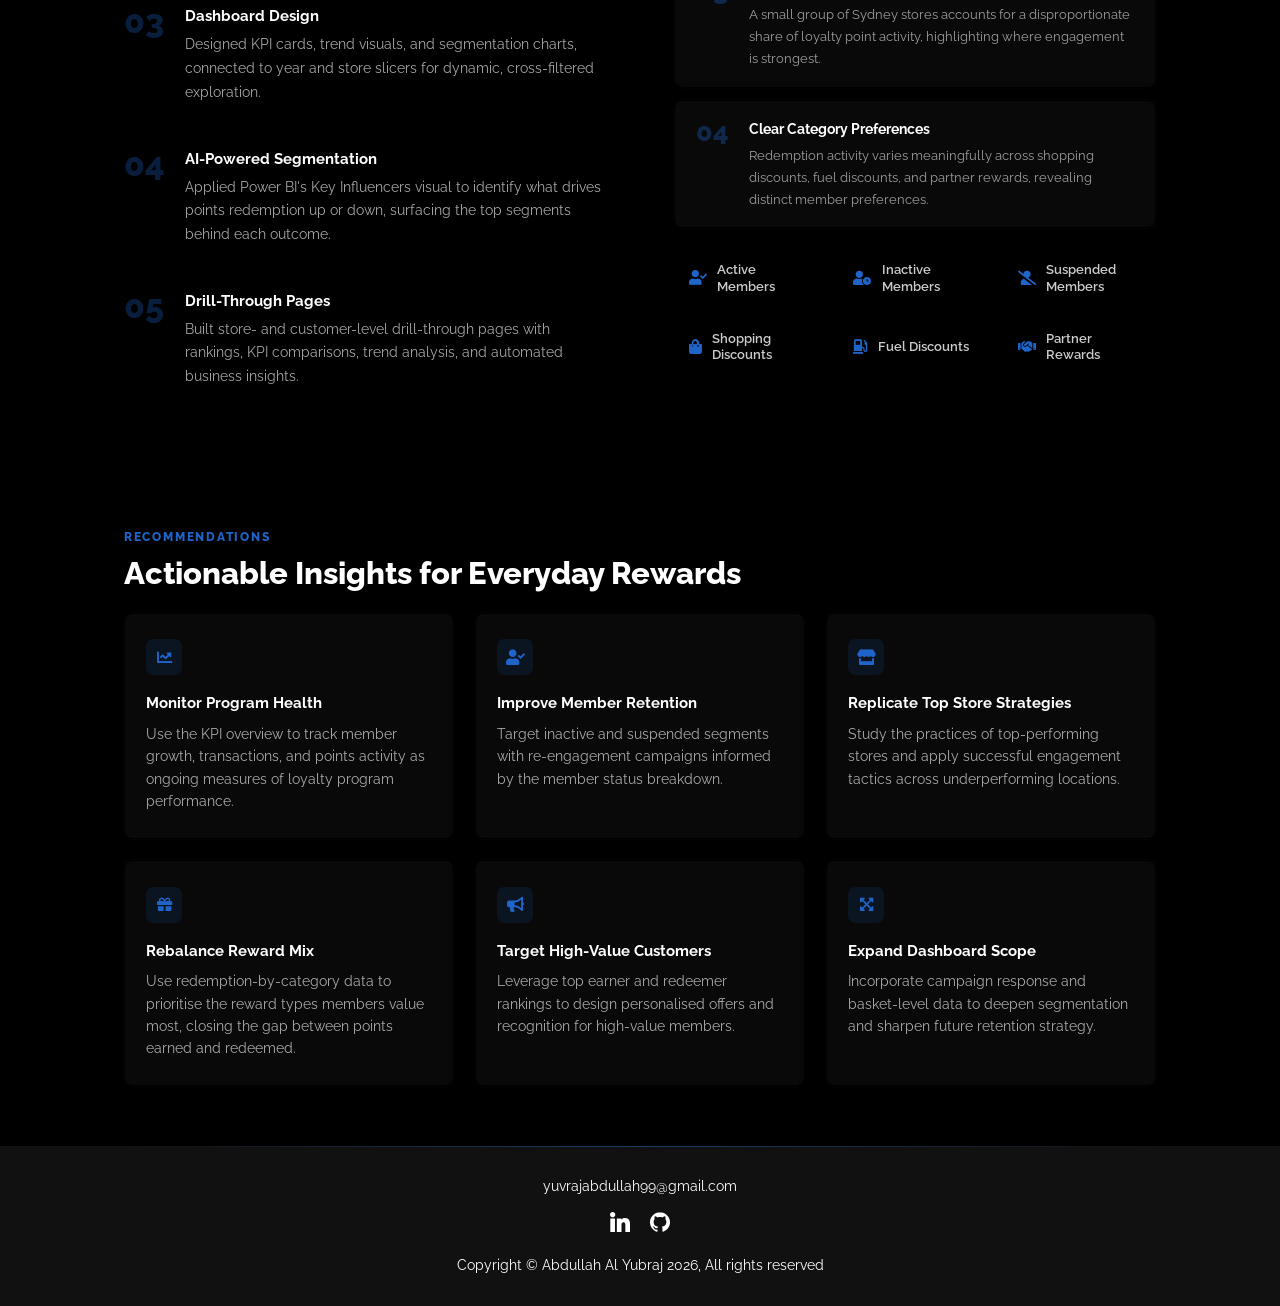
<file: project-edr.html>
<!DOCTYPE html>
<html lang="en" data-theme="dark">
  <head>
    <meta charset="UTF-8" />
    <meta name="viewport" content="width=device-width, initial-scale=1.0" />
    <title>Everyday Rewards Loyalty KPI Dashboard | Abdullah Al Yubraj</title>
    <link rel="icon" type="image/svg+xml" href="assets/favicon.svg" />
    <link rel="stylesheet" href="https://use.fontawesome.com/releases/v5.15.4/css/all.css" integrity="sha384-DyZ88mC6Up2uqS4h/KRgHuoeGwBcD4Ng9SiP4dIRy0EXTlnuz47vAwmeGwVChigm" crossorigin="anonymous" />
    <link rel="stylesheet" href="css/style.css" />
    <link rel="stylesheet" href="css/utilities.css" />
    <link rel="stylesheet" href="css/project-woolies.css" />
    <link rel="stylesheet" href="css/project-edr.css" />
    <link rel="stylesheet" href="css/enhancements.css" />
  </head>
  <body>
    <div class="page-transition page-transition--enter"></div>

    <!-- Top bar -->
    <div class="pw-topbar">
      <a href="index.html" class="back-btn transition-link"><i class="fas fa-arrow-left"></i> Back to Portfolio</a>
    </div>

    <!-- Hero -->
    <section class="pw-hero pw-light">
      <div class="pw-container">
        <div class="pw-hero__eyebrow">Project Title</div>
        <h1 class="pw-hero__title">Everyday Rewards<br><span class="pw-accent">Loyalty KPI Dashboard</span></h1>
        <p class="pw-hero__sub">An interactive Power BI dashboard analysing Everyday Rewards loyalty program performance across Sydney stores — tracking member engagement, points activity, and reward redemption to support data-driven retention strategy.</p>
        <div class="pw-hero__row">
          <div class="pw-hero__tags">
            <span class="tag">Power BI</span>
            <span class="tag">DAX</span>
            <span class="tag">Data Modelling</span>
            <span class="tag">KPI Tracking</span>
            <span class="tag">Customer Segmentation</span>
            <span class="tag">Business Intelligence</span>
          </div>
          <a href="https://github.com/yuvrajabdullah99/Everyday-Rewards-Dashboard" target="_blank" class="btn btn-primary">View Project <i class="fas fa-arrow-right"></i></a>
        </div>
      </div>
    </section>

        <!-- Screenshots -->
    <section class="pw-section pw-light">
      <div class="pw-container">
        <span class="pw-label">Visual Analysis</span>
        <h2 class="pw-heading">Dashboard Preview</h2>
        <div class="pw-screenshots">
          <div class="pw-screenshot">
            <img src="assets/screenshots/edr-dashboard.png" alt="Everyday Rewards Loyalty KPI Overview" loading="lazy" />
            <div class="pw-screenshot__cap">
              <strong>Loyalty KPI Overview</strong>
              <p>Headline KPI cards, customer registration trend, points earned vs redeemed over time, points earned by store, redemption mix, membership status, and top redeemers — all filterable by year.</p>
            </div>
          </div>
          <div class="pw-screenshot">
            <img src="assets/screenshots/edr-key-influencers.png" alt="Key Influencers and Top Segments" loading="lazy" />
            <div class="pw-screenshot__cap">
              <strong>Key Influencers & Top Segments</strong>
              <p>Power BI's built-in AI analysis surfacing what drives points redeemed to be high or low, ranked by influence strength with population counts and average values per segment.</p>
            </div>
          </div>
          <div class="pw-screenshot">
            <img src="assets/screenshots/edr-store-drillthrough.png" alt="Store Drill-Through Page" loading="lazy" />
            <div class="pw-screenshot__cap">
              <strong>Store Drill-Through Page</strong>
              <p>Store-level KPIs against goal, top earners and redeemers at that location, contribution to network totals, a redemption trend chart, and an auto-generated narrative comparing the store to the network average.</p>
            </div>
          </div>
          <div class="pw-screenshot">
            <img src="assets/screenshots/edr-customer-drillthrough.png" alt="Customer Drill-Through Page" loading="lazy" />
            <div class="pw-screenshot__cap">
              <strong>Customer Drill-Through Page</strong>
              <p>An individual member profile with points earned/redeemed, registration date, favourite redemption type, store visit history, and an auto-generated narrative summary of their activity.</p>
            </div>
          </div>
        </div>
      </div>
    </section>

    <!-- KPI Summary -->
    <section class="pw-section pw-light">
      <div class="pw-container">
        <span class="pw-label">At a Glance</span>
        <h2 class="pw-heading">Dashboard KPIs</h2>
        <div class="pe-kpi-grid">
          <div class="pe-kpi-card">
            <div class="pe-kpi-icon"><i class="fas fa-users"></i></div>
            <div class="pe-kpi-value">10.00K</div>
            <div class="pe-kpi-label">Loyalty Members Registered</div>
          </div>
          <div class="pe-kpi-card">
            <div class="pe-kpi-icon"><i class="fas fa-exchange-alt"></i></div>
            <div class="pe-kpi-value">105.51K</div>
            <div class="pe-kpi-label">Transactions Tracked</div>
          </div>
          <div class="pe-kpi-card">
            <div class="pe-kpi-icon"><i class="fas fa-coins"></i></div>
            <div class="pe-kpi-value">31M vs 772K</div>
            <div class="pe-kpi-label">Points Earned vs Redeemed</div>
          </div>
          <div class="pe-kpi-card">
            <div class="pe-kpi-icon"><i class="fas fa-map-marker-alt"></i></div>
            <div class="pe-kpi-value">11 Stores</div>
            <div class="pe-kpi-label">Sydney Locations Analysed</div>
          </div>
        </div>
      </div>
    </section>


    <!-- About + Problem -->
    <section class="pw-section pw-light">
      <div class="pw-container pw-two-col">
        <div>
          <span class="pw-label">About This Project</span>
          <h2 class="pw-heading">What Was Built & Why</h2>
          <p class="pw-body">Designed and developed an interactive Power BI dashboard to analyse the performance of the Everyday Rewards loyalty program across Sydney stores. The dashboard enables business users to monitor key loyalty metrics, evaluate customer engagement, and identify opportunities to improve reward redemption and member participation.</p>
          <p class="pw-body">The solution provides an executive-level overview of the loyalty program through dynamic KPIs, trend analysis, <em class="pw-em">customer segmentation</em>, and location-based performance monitoring, with year and store-level filtering for deeper drill-down.</p>
          <ul class="pw-tool-list">
            <li><i class="fas fa-check-circle"></i> KPI Cards & Trend Analysis</li>
            <li><i class="fas fa-check-circle"></i> DAX Measures & Data Modelling</li>
            <li><i class="fas fa-check-circle"></i> Customer Segmentation (Active / Inactive / Suspended)</li>
            <li><i class="fas fa-check-circle"></i> Reward Redemption by Category</li>
            <li><i class="fas fa-check-circle"></i> AI-Powered Key Influencers & Top Segments</li>
            <li><i class="fas fa-check-circle"></i> Store & Customer Drill-Through Pages</li>
            <li><i class="fas fa-check-circle"></i> Interactive Slicers & Cross-Filtering</li>
          </ul>
        </div>
        <div>
          <span class="pw-label">Problem Statement</span>
          <h2 class="pw-heading">The Business Challenge</h2>
          <div class="pw-prob-cards">
            <div class="pw-prob-card">
              <i class="fas fa-chart-line"></i>
              <div>
                <h3>No Unified Performance View</h3>
                <p>Loyalty program metrics were scattered across sources, making it difficult to monitor engagement and redemption at a glance.</p>
              </div>
            </div>
            <div class="pw-prob-card">
              <i class="fas fa-user-friends"></i>
              <div>
                <h3>Unclear Member Engagement</h3>
                <p>Without visibility into active, inactive, and suspended members, retention opportunities were being missed.</p>
              </div>
            </div>
            <div class="pw-prob-card">
              <i class="fas fa-gift"></i>
              <div>
                <h3>Redemption Behaviour Untracked</h3>
                <p>Limited insight into which reward categories customers redeem made it hard to plan targeted, effective promotions.</p>
              </div>
            </div>
          </div>
        </div>
      </div>
    </section>

    <!-- Methodology + Key Findings -->
    <section class="pw-section pw-dark">
      <div class="pw-container">
        <div class="pw-mf-grid">

          <!-- Methodology -->
          <div>
            <span class="pw-label">Methodology</span>
            <h2 class="pw-heading pw-heading--white">How It Was Done</h2>
            <div class="pw-steps">
              <div class="pw-step">
                <div class="pw-step__num">01</div>
                <div>
                  <h3>Data Preparation</h3>
                  <p>Cleaned and structured loyalty transaction data covering members, stores, points earned and redeemed, and reward categories across Sydney locations.</p>
                </div>
              </div>
              <div class="pw-step">
                <div class="pw-step__num">02</div>
                <div>
                  <h3>Data Modelling & DAX</h3>
                  <p>Built a relational data model and DAX measures to calculate KPIs including total members, transactions, points earned, points redeemed, and transaction value.</p>
                </div>
              </div>
              <div class="pw-step">
                <div class="pw-step__num">03</div>
                <div>
                  <h3>Dashboard Design</h3>
                  <p>Designed KPI cards, trend visuals, and segmentation charts, connected to year and store slicers for dynamic, cross-filtered exploration.</p>
                </div>
              </div>
              <div class="pw-step">
                <div class="pw-step__num">04</div>
                <div>
                  <h3>AI-Powered Segmentation</h3>
                  <p>Applied Power BI's Key Influencers visual to identify what drives points redemption up or down, surfacing the top segments behind each outcome.</p>
                </div>
              </div>
              <div class="pw-step">
                <div class="pw-step__num">05</div>
                <div>
                  <h3>Drill-Through Pages</h3>
                  <p>Built store- and customer-level drill-through pages with rankings, KPI comparisons, trend analysis, and automated business insights.</p>
                </div>
              </div>
            </div>
          </div>

          <!-- Key Findings -->
          <div>
            <span class="pw-label">Key Findings</span>
            <h2 class="pw-heading pw-heading--white">Business Insights</h2>
            <div class="pe-insights">
              <div class="pe-insight-card">
                <div class="pe-insight-num">01</div>
                <div class="pe-insight-body">
                  <strong>Steady Member Growth</strong>
                  <p>Customer registration trends show consistent growth, reflecting strong ongoing uptake of the loyalty program.</p>
                </div>
              </div>
              <div class="pe-insight-card">
                <div class="pe-insight-num">02</div>
                <div class="pe-insight-body">
                  <strong>Points Earned Outpace Redemption</strong>
                  <p>Points earned consistently exceed points redeemed, pointing to untapped reward value and an opportunity to drive redemption.</p>
                </div>
              </div>
              <div class="pe-insight-card">
                <div class="pe-insight-num">03</div>
                <div class="pe-insight-body">
                  <strong>Concentrated Store Performance</strong>
                  <p>A small group of Sydney stores accounts for a disproportionate share of loyalty point activity, highlighting where engagement is strongest.</p>
                </div>
              </div>
              <div class="pe-insight-card">
                <div class="pe-insight-num">04</div>
                <div class="pe-insight-body">
                  <strong>Clear Category Preferences</strong>
                  <p>Redemption activity varies meaningfully across shopping discounts, fuel discounts, and partner rewards, revealing distinct member preferences.</p>
                </div>
              </div>
            </div>

            <div class="pe-mini-grid">
              <div class="pe-mini-card">
                <i class="fas fa-user-check"></i>
                <span>Active Members</span>
              </div>
              <div class="pe-mini-card">
                <i class="fas fa-user-clock"></i>
                <span>Inactive Members</span>
              </div>
              <div class="pe-mini-card">
                <i class="fas fa-user-slash"></i>
                <span>Suspended Members</span>
              </div>
              <div class="pe-mini-card">
                <i class="fas fa-shopping-bag"></i>
                <span>Shopping Discounts</span>
              </div>
              <div class="pe-mini-card">
                <i class="fas fa-gas-pump"></i>
                <span>Fuel Discounts</span>
              </div>
              <div class="pe-mini-card">
                <i class="fas fa-handshake"></i>
                <span>Partner Rewards</span>
              </div>
            </div>
          </div>

        </div>
      </div>
    </section>

    <!-- Recommendations -->
    <section class="pw-section pw-dark">
      <div class="pw-container">
        <span class="pw-label">Recommendations</span>
        <h2 class="pw-heading pw-heading--white">Actionable Insights for Everyday Rewards</h2>
        <div class="pw-rec-grid">
          <div class="pw-rec-card">
            <div class="pw-rec-icon"><i class="fas fa-chart-line"></i></div>
            <h3>Monitor Program Health</h3>
            <p>Use the KPI overview to track member growth, transactions, and points activity as ongoing measures of loyalty program performance.</p>
          </div>
          <div class="pw-rec-card">
            <div class="pw-rec-icon"><i class="fas fa-user-check"></i></div>
            <h3>Improve Member Retention</h3>
            <p>Target inactive and suspended segments with re-engagement campaigns informed by the member status breakdown.</p>
          </div>
          <div class="pw-rec-card">
            <div class="pw-rec-icon"><i class="fas fa-store"></i></div>
            <h3>Replicate Top Store Strategies</h3>
            <p>Study the practices of top-performing stores and apply successful engagement tactics across underperforming locations.</p>
          </div>
          <div class="pw-rec-card">
            <div class="pw-rec-icon"><i class="fas fa-gift"></i></div>
            <h3>Rebalance Reward Mix</h3>
            <p>Use redemption-by-category data to prioritise the reward types members value most, closing the gap between points earned and redeemed.</p>
          </div>
          <div class="pw-rec-card">
            <div class="pw-rec-icon"><i class="fas fa-bullhorn"></i></div>
            <h3>Target High-Value Customers</h3>
            <p>Leverage top earner and redeemer rankings to design personalised offers and recognition for high-value members.</p>
          </div>
          <div class="pw-rec-card">
            <div class="pw-rec-icon"><i class="fas fa-expand-arrows-alt"></i></div>
            <h3>Expand Dashboard Scope</h3>
            <p>Incorporate campaign response and basket-level data to deepen segmentation and sharpen future retention strategy.</p>
          </div>
        </div>
      </div>
    </section>

    <footer id="footer">
      <div class="container">
        <a href="mailto:yuvrajabdullah99@gmail.com">yuvrajabdullah99@gmail.com</a>
        <div class="social">
          <a href="https://www.linkedin.com/in/abdullah-al-yubraj-245a96209" target="_blank"><img src="./assets/linkedin-icon.svg" alt="LinkedIn" /></a>
          <a href="https://github.com/yuvrajabdullah99" target="_blank"><img src="./assets/github-icon.svg" alt="GitHub" /></a>
        </div>
        <p>Copyright &copy; Abdullah Al Yubraj <span id="datee"></span>, All rights reserved</p>
      </div>
    </footer>

    <script src="js/script.js"></script>
    <script src="js/background.js"></script>
    <script src="js/project-edr.js"></script>
  </body>
</html>
</file>
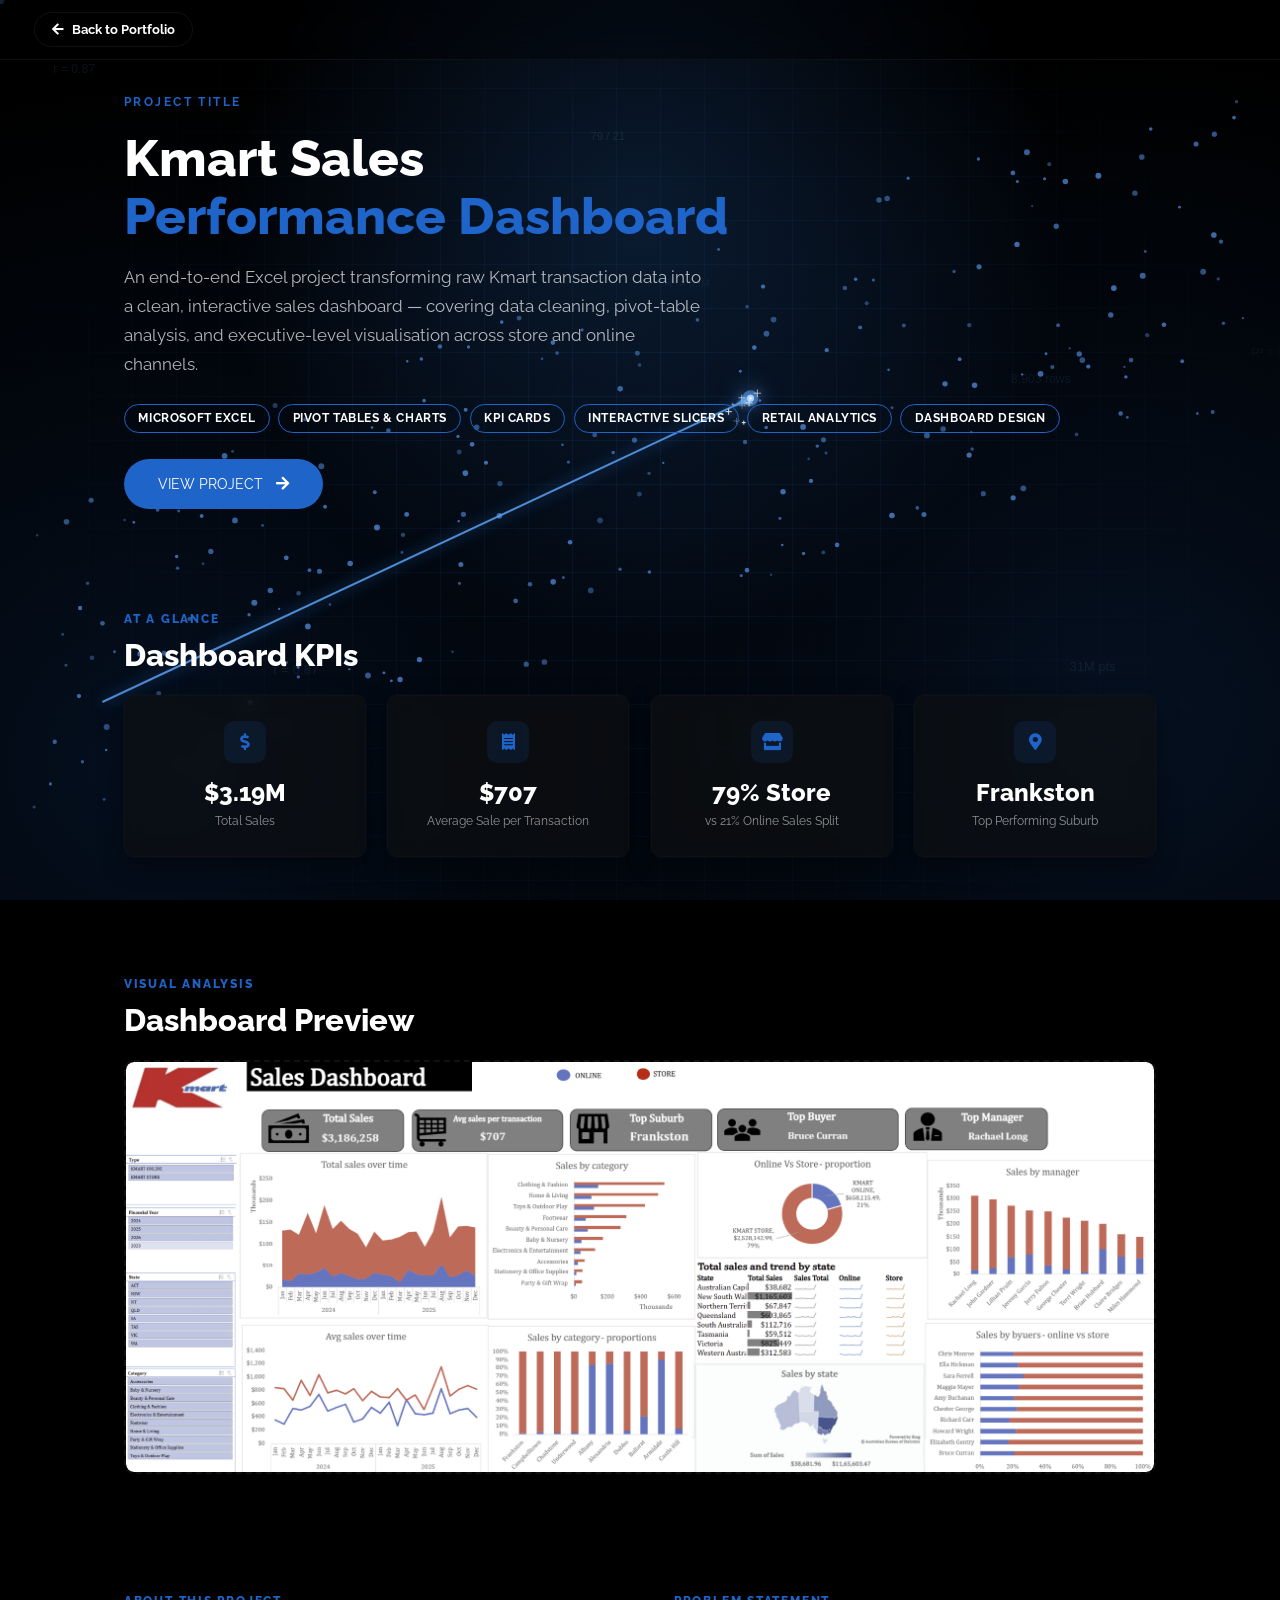
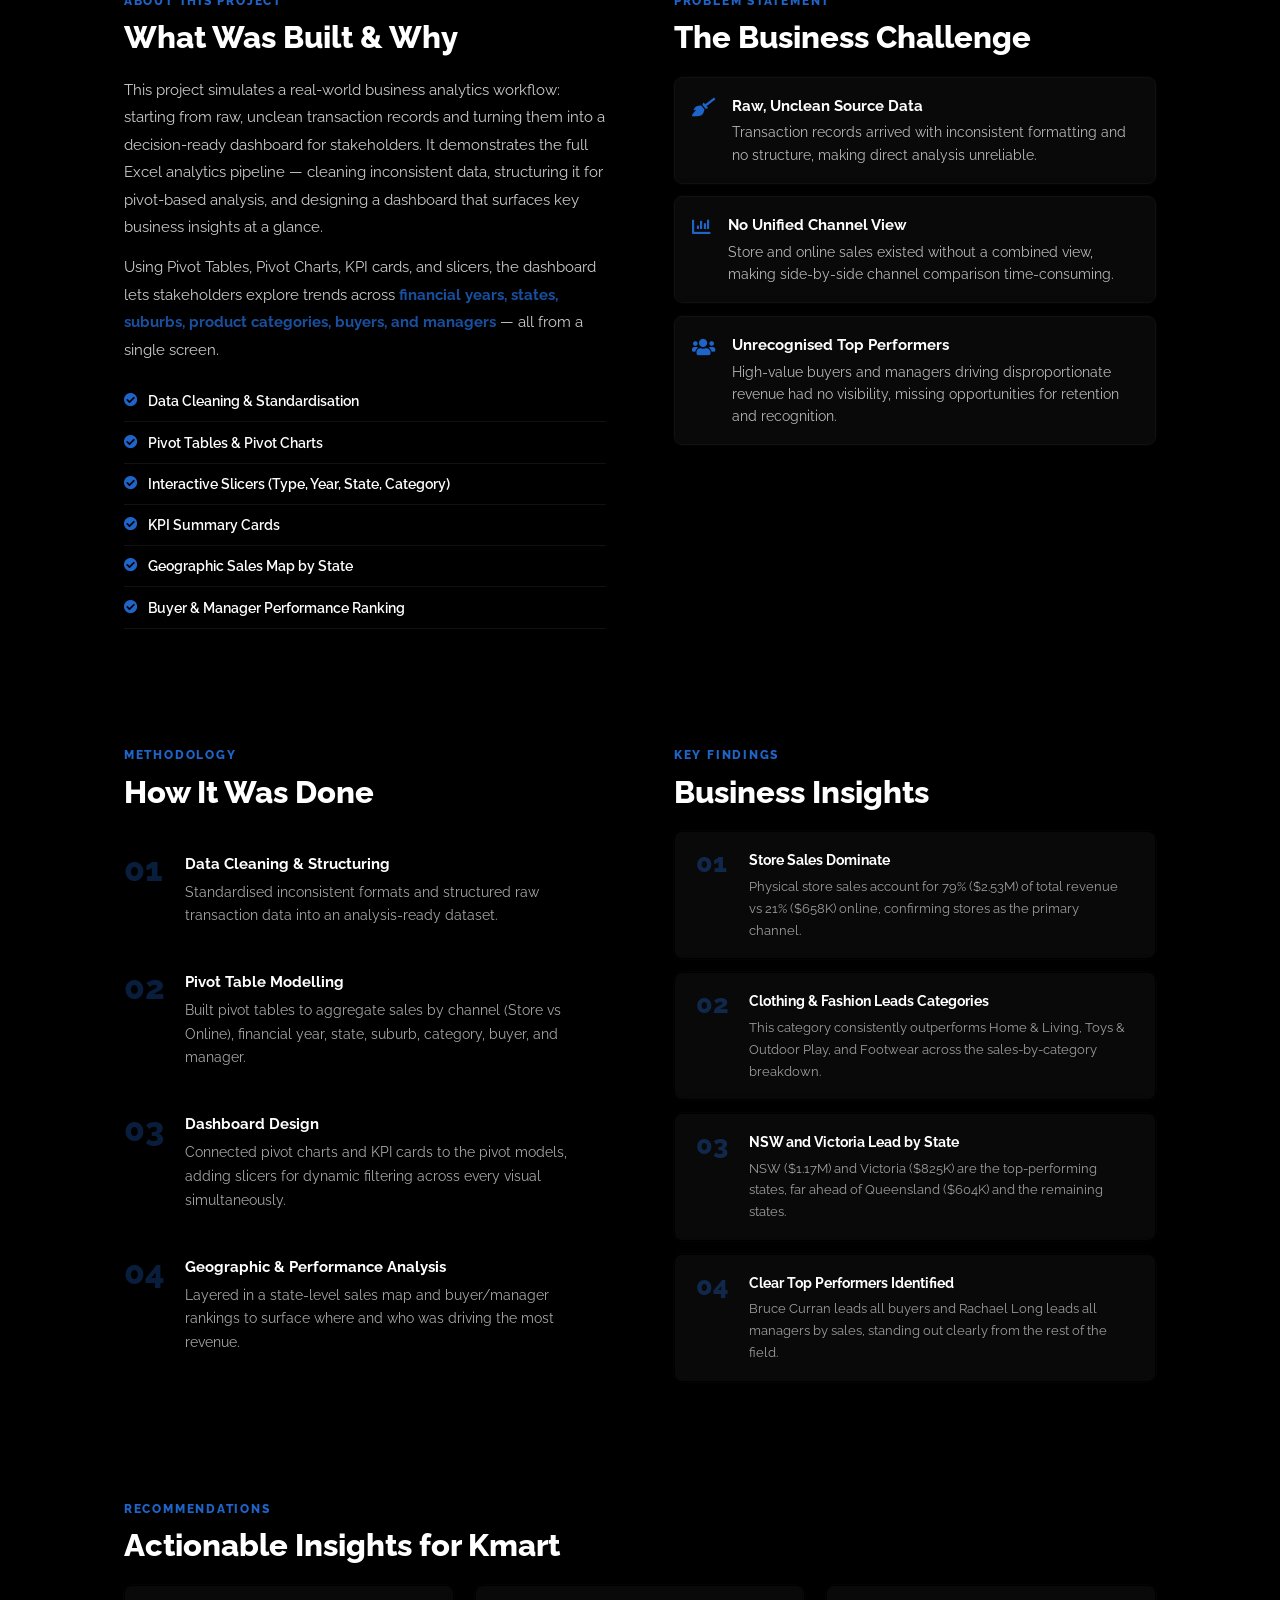
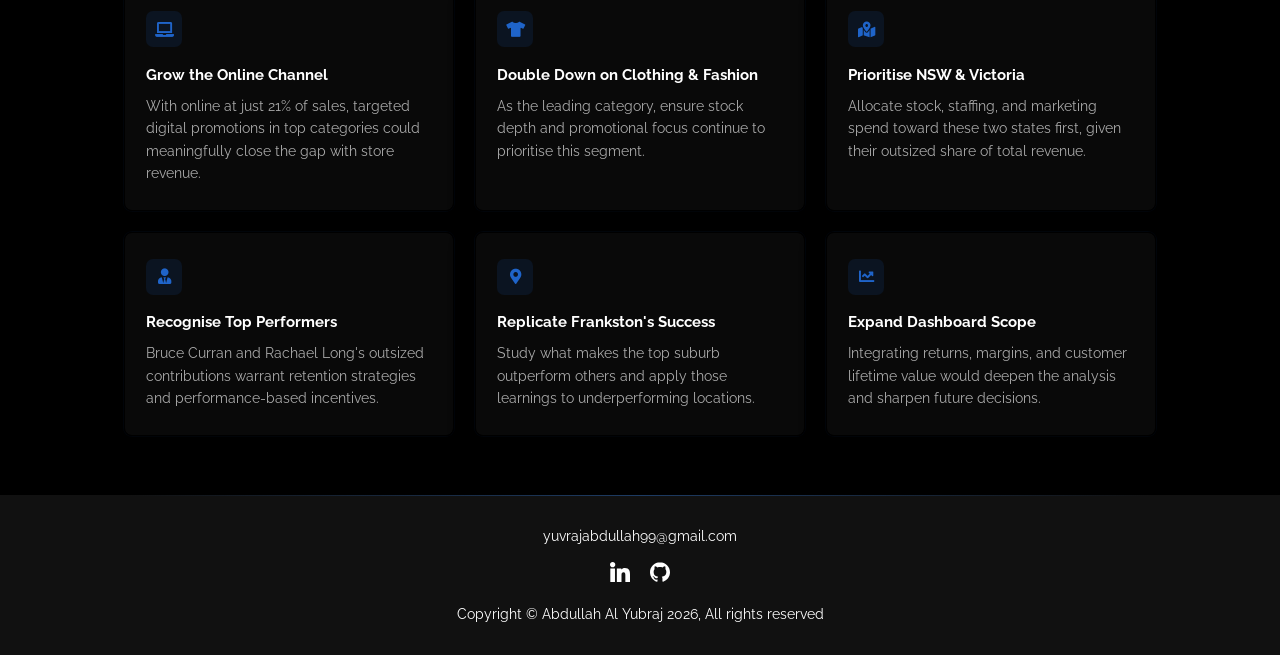
<file: project-kmart.html>
<!DOCTYPE html>
<html lang="en" data-theme="dark">
  <head>
    <meta charset="UTF-8" />
    <meta name="viewport" content="width=device-width, initial-scale=1.0" />
    <title>Kmart Sales Dashboard | Abdullah Al Yubraj</title>
    <link rel="icon" type="image/svg+xml" href="assets/favicon.svg" />
    <link rel="stylesheet" href="https://use.fontawesome.com/releases/v5.15.4/css/all.css" integrity="sha384-DyZ88mC6Up2uqS4h/KRgHuoeGwBcD4Ng9SiP4dIRy0EXTlnuz47vAwmeGwVChigm" crossorigin="anonymous" />
    <link rel="stylesheet" href="css/style.css" />
    <link rel="stylesheet" href="css/utilities.css" />
    <link rel="stylesheet" href="css/project-woolies.css" />
    <link rel="stylesheet" href="css/project-kmart.css" />
    <link rel="stylesheet" href="css/enhancements.css" />
  </head>
  <body>
    <div class="page-transition page-transition--enter"></div>

    <!-- Top bar -->
    <div class="pw-topbar">
      <a href="index.html" class="back-btn transition-link"><i class="fas fa-arrow-left"></i> Back to Portfolio</a>
    </div>

    <!-- Hero -->
    <section class="pw-hero pw-light">
      <div class="pw-container">
        <div class="pw-hero__eyebrow">Project Title</div>
        <h1 class="pw-hero__title">Kmart Sales<br><span class="pw-accent">Performance Dashboard</span></h1>
        <p class="pw-hero__sub">An end-to-end Excel project transforming raw Kmart transaction data into a clean, interactive sales dashboard — covering data cleaning, pivot-table analysis, and executive-level visualisation across store and online channels.</p>
        <div class="pw-hero__row">
          <div class="pw-hero__tags">
            <span class="tag">Microsoft Excel</span>
            <span class="tag">Pivot Tables & Charts</span>
            <span class="tag">KPI Cards</span>
            <span class="tag">Interactive Slicers</span>
            <span class="tag">Retail Analytics</span>
            <span class="tag">Dashboard Design</span>
          </div>
          <a href="https://github.com/yuvrajabdullah99/KMART-Sales-Analysis" target="_blank" class="btn btn-primary">View Project <i class="fas fa-arrow-right"></i></a>
        </div>
      </div>
    </section>

    <!-- KPI Summary -->
    <section class="pw-section pw-light">
      <div class="pw-container">
        <span class="pw-label">At a Glance</span>
        <h2 class="pw-heading">Dashboard KPIs</h2>
        <div class="pk-kpi-grid">
          <div class="pk-kpi-card">
            <div class="pk-kpi-icon"><i class="fas fa-dollar-sign"></i></div>
            <div class="pk-kpi-value">$3.19M</div>
            <div class="pk-kpi-label">Total Sales</div>
          </div>
          <div class="pk-kpi-card">
            <div class="pk-kpi-icon"><i class="fas fa-receipt"></i></div>
            <div class="pk-kpi-value">$707</div>
            <div class="pk-kpi-label">Average Sale per Transaction</div>
          </div>
          <div class="pk-kpi-card">
            <div class="pk-kpi-icon"><i class="fas fa-store"></i></div>
            <div class="pk-kpi-value">79% Store</div>
            <div class="pk-kpi-label">vs 21% Online Sales Split</div>
          </div>
          <div class="pk-kpi-card">
            <div class="pk-kpi-icon"><i class="fas fa-map-marker-alt"></i></div>
            <div class="pk-kpi-value">Frankston</div>
            <div class="pk-kpi-label">Top Performing Suburb</div>
          </div>
        </div>
      </div>
    </section>

    <!-- Screenshot -->
    <section class="pw-section pw-light">
      <div class="pw-container">
        <span class="pw-label">Visual Analysis</span>
        <h2 class="pw-heading">Dashboard Preview</h2>
        <div class="pk-screenshot-placeholder">
          <div class="pk-placeholder-inner">
            <img src="assets/screenshots/kmart-dashboard.png" alt="Kmart Sales Dashboard" loading="lazy" />
          </div>
        </div>
      </div>
    </section>

    <!-- About + Problem -->
    <section class="pw-section pw-light">
      <div class="pw-container pw-two-col">
        <div>
          <span class="pw-label">About This Project</span>
          <h2 class="pw-heading">What Was Built & Why</h2>
          <p class="pw-body">This project simulates a real-world business analytics workflow: starting from raw, unclean transaction records and turning them into a decision-ready dashboard for stakeholders. It demonstrates the full Excel analytics pipeline — cleaning inconsistent data, structuring it for pivot-based analysis, and designing a dashboard that surfaces key business insights at a glance.</p>
          <p class="pw-body">Using Pivot Tables, Pivot Charts, KPI cards, and slicers, the dashboard lets stakeholders explore trends across <em class="pw-em">financial years, states, suburbs, product categories, buyers, and managers</em> — all from a single screen.</p>
          <ul class="pw-tool-list">
            <li><i class="fas fa-check-circle"></i> Data Cleaning & Standardisation</li>
            <li><i class="fas fa-check-circle"></i> Pivot Tables & Pivot Charts</li>
            <li><i class="fas fa-check-circle"></i> Interactive Slicers (Type, Year, State, Category)</li>
            <li><i class="fas fa-check-circle"></i> KPI Summary Cards</li>
            <li><i class="fas fa-check-circle"></i> Geographic Sales Map by State</li>
            <li><i class="fas fa-check-circle"></i> Buyer & Manager Performance Ranking</li>
          </ul>
        </div>
        <div>
          <span class="pw-label">Problem Statement</span>
          <h2 class="pw-heading">The Business Challenge</h2>
          <div class="pw-prob-cards">
            <div class="pw-prob-card">
              <i class="fas fa-broom"></i>
              <div>
                <h3>Raw, Unclean Source Data</h3>
                <p>Transaction records arrived with inconsistent formatting and no structure, making direct analysis unreliable.</p>
              </div>
            </div>
            <div class="pw-prob-card">
              <i class="fas fa-chart-bar"></i>
              <div>
                <h3>No Unified Channel View</h3>
                <p>Store and online sales existed without a combined view, making side-by-side channel comparison time-consuming.</p>
              </div>
            </div>
            <div class="pw-prob-card">
              <i class="fas fa-users"></i>
              <div>
                <h3>Unrecognised Top Performers</h3>
                <p>High-value buyers and managers driving disproportionate revenue had no visibility, missing opportunities for retention and recognition.</p>
              </div>
            </div>
          </div>
        </div>
      </div>
    </section>

    <!-- Methodology + Key Findings -->
    <section class="pw-section pw-dark">
      <div class="pw-container">
        <div class="pw-mf-grid">

          <!-- Methodology -->
          <div>
            <span class="pw-label">Methodology</span>
            <h2 class="pw-heading pw-heading--white">How It Was Done</h2>
            <div class="pw-steps">
              <div class="pw-step">
                <div class="pw-step__num">01</div>
                <div>
                  <h3>Data Cleaning & Structuring</h3>
                  <p>Standardised inconsistent formats and structured raw transaction data into an analysis-ready dataset.</p>
                </div>
              </div>
              <div class="pw-step">
                <div class="pw-step__num">02</div>
                <div>
                  <h3>Pivot Table Modelling</h3>
                  <p>Built pivot tables to aggregate sales by channel (Store vs Online), financial year, state, suburb, category, buyer, and manager.</p>
                </div>
              </div>
              <div class="pw-step">
                <div class="pw-step__num">03</div>
                <div>
                  <h3>Dashboard Design</h3>
                  <p>Connected pivot charts and KPI cards to the pivot models, adding slicers for dynamic filtering across every visual simultaneously.</p>
                </div>
              </div>
              <div class="pw-step">
                <div class="pw-step__num">04</div>
                <div>
                  <h3>Geographic & Performance Analysis</h3>
                  <p>Layered in a state-level sales map and buyer/manager rankings to surface where and who was driving the most revenue.</p>
                </div>
              </div>
            </div>
          </div>

          <!-- Key Findings -->
          <div>
            <span class="pw-label">Key Findings</span>
            <h2 class="pw-heading pw-heading--white">Business Insights</h2>
            <div class="pk-insights">
              <div class="pk-insight-card">
                <div class="pk-insight-num">01</div>
                <div class="pk-insight-body">
                  <strong>Store Sales Dominate</strong>
                  <p>Physical store sales account for 79% ($2.53M) of total revenue vs 21% ($658K) online, confirming stores as the primary channel.</p>
                </div>
              </div>
              <div class="pk-insight-card">
                <div class="pk-insight-num">02</div>
                <div class="pk-insight-body">
                  <strong>Clothing & Fashion Leads Categories</strong>
                  <p>This category consistently outperforms Home & Living, Toys & Outdoor Play, and Footwear across the sales-by-category breakdown.</p>
                </div>
              </div>
              <div class="pk-insight-card">
                <div class="pk-insight-num">03</div>
                <div class="pk-insight-body">
                  <strong>NSW and Victoria Lead by State</strong>
                  <p>NSW ($1.17M) and Victoria ($825K) are the top-performing states, far ahead of Queensland ($604K) and the remaining states.</p>
                </div>
              </div>
              <div class="pk-insight-card">
                <div class="pk-insight-num">04</div>
                <div class="pk-insight-body">
                  <strong>Clear Top Performers Identified</strong>
                  <p>Bruce Curran leads all buyers and Rachael Long leads all managers by sales, standing out clearly from the rest of the field.</p>
                </div>
              </div>
            </div>
          </div>

        </div>
      </div>
    </section>

    <!-- Recommendations -->
    <section class="pw-section pw-dark">
      <div class="pw-container">
        <span class="pw-label">Recommendations</span>
        <h2 class="pw-heading pw-heading--white">Actionable Insights for Kmart</h2>
        <div class="pw-rec-grid">
          <div class="pw-rec-card">
            <div class="pw-rec-icon"><i class="fas fa-laptop"></i></div>
            <h3>Grow the Online Channel</h3>
            <p>With online at just 21% of sales, targeted digital promotions in top categories could meaningfully close the gap with store revenue.</p>
          </div>
          <div class="pw-rec-card">
            <div class="pw-rec-icon"><i class="fas fa-tshirt"></i></div>
            <h3>Double Down on Clothing & Fashion</h3>
            <p>As the leading category, ensure stock depth and promotional focus continue to prioritise this segment.</p>
          </div>
          <div class="pw-rec-card">
            <div class="pw-rec-icon"><i class="fas fa-map-marked-alt"></i></div>
            <h3>Prioritise NSW & Victoria</h3>
            <p>Allocate stock, staffing, and marketing spend toward these two states first, given their outsized share of total revenue.</p>
          </div>
          <div class="pw-rec-card">
            <div class="pw-rec-icon"><i class="fas fa-user-tie"></i></div>
            <h3>Recognise Top Performers</h3>
            <p>Bruce Curran and Rachael Long's outsized contributions warrant retention strategies and performance-based incentives.</p>
          </div>
          <div class="pw-rec-card">
            <div class="pw-rec-icon"><i class="fas fa-map-marker-alt"></i></div>
            <h3>Replicate Frankston's Success</h3>
            <p>Study what makes the top suburb outperform others and apply those learnings to underperforming locations.</p>
          </div>
          <div class="pw-rec-card">
            <div class="pw-rec-icon"><i class="fas fa-chart-line"></i></div>
            <h3>Expand Dashboard Scope</h3>
            <p>Integrating returns, margins, and customer lifetime value would deepen the analysis and sharpen future decisions.</p>
          </div>
        </div>
      </div>
    </section>

    <footer id="footer">
      <div class="container">
        <a href="mailto:yuvrajabdullah99@gmail.com">yuvrajabdullah99@gmail.com</a>
        <div class="social">
          <a href="https://www.linkedin.com/in/abdullah-al-yubraj-245a96209" target="_blank"><img src="./assets/linkedin-icon.svg" alt="LinkedIn" /></a>
          <a href="https://github.com/yuvrajabdullah99" target="_blank"><img src="./assets/github-icon.svg" alt="GitHub" /></a>
        </div>
        <p>Copyright &copy; Abdullah Al Yubraj <span id="datee"></span>, All rights reserved</p>
      </div>
    </footer>

    <script src="js/script.js"></script>
    <script src="js/background.js"></script>
  </body>
</html>
</file>
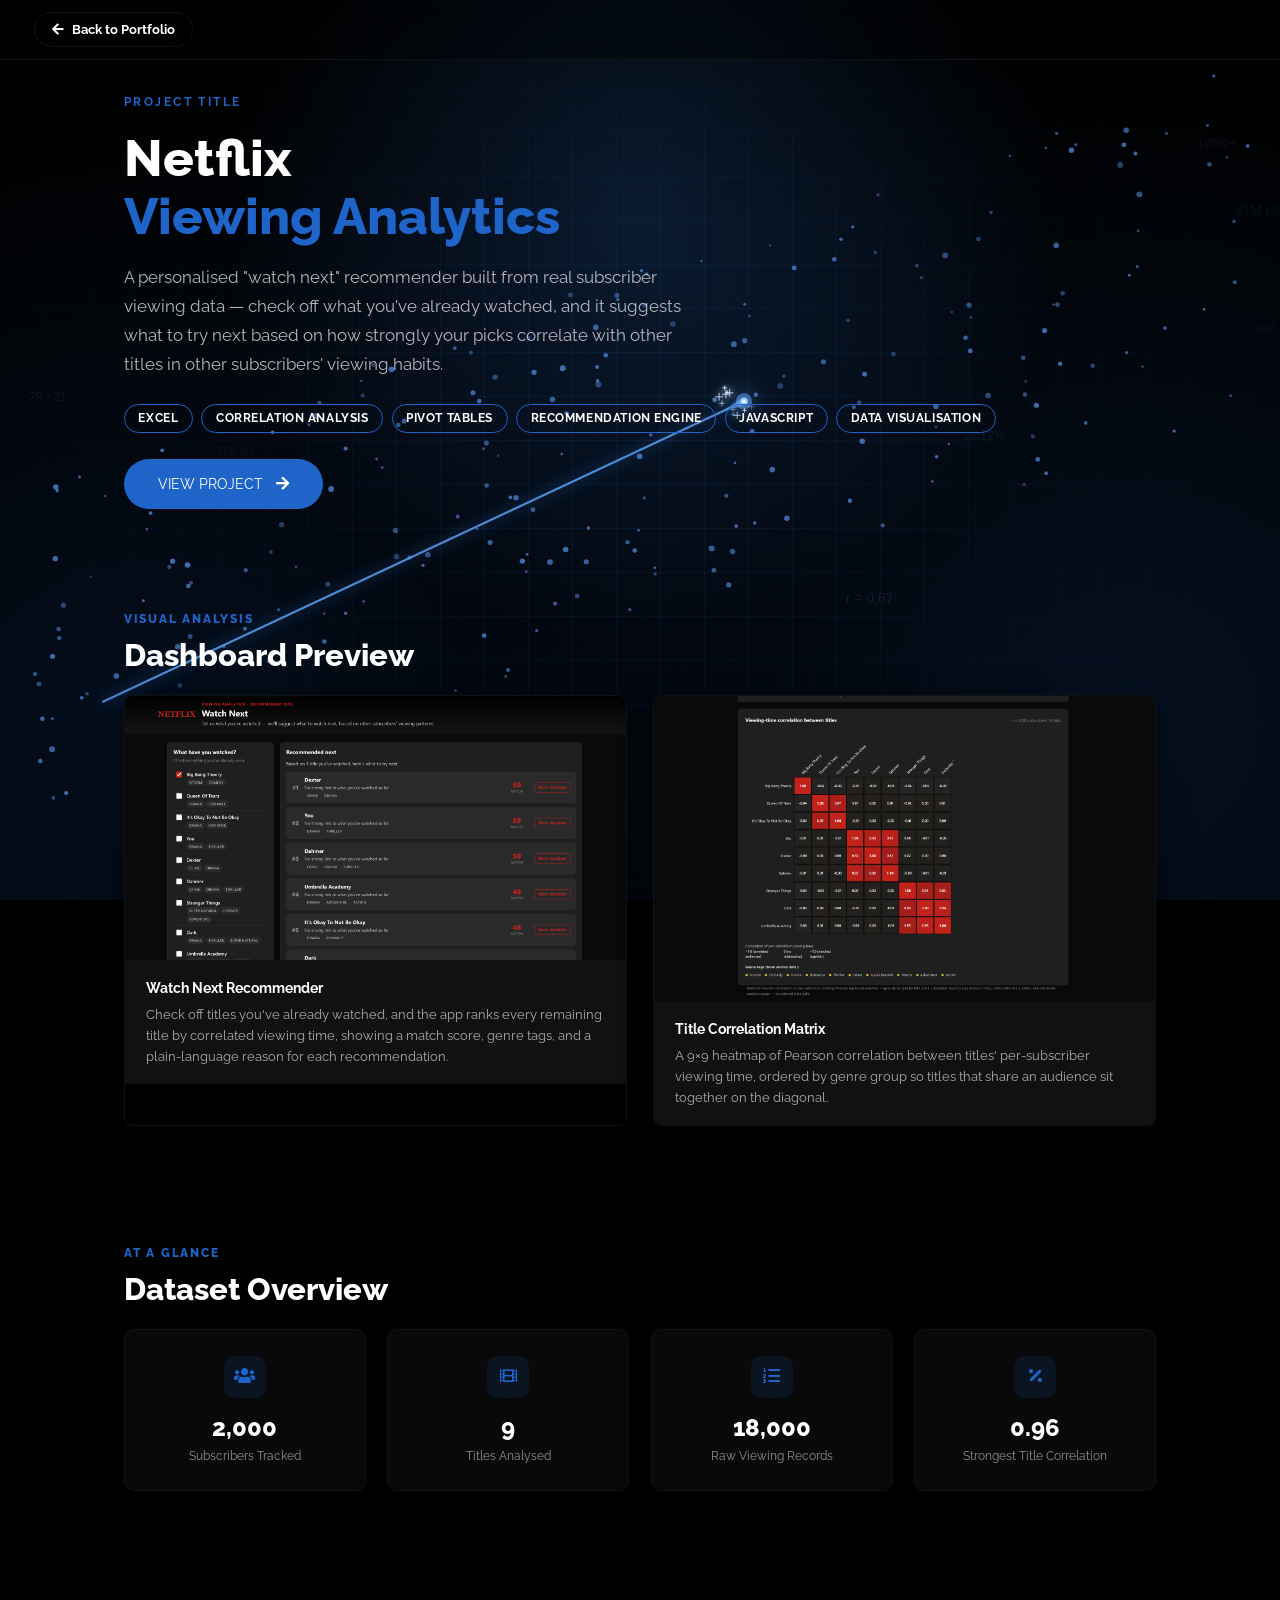
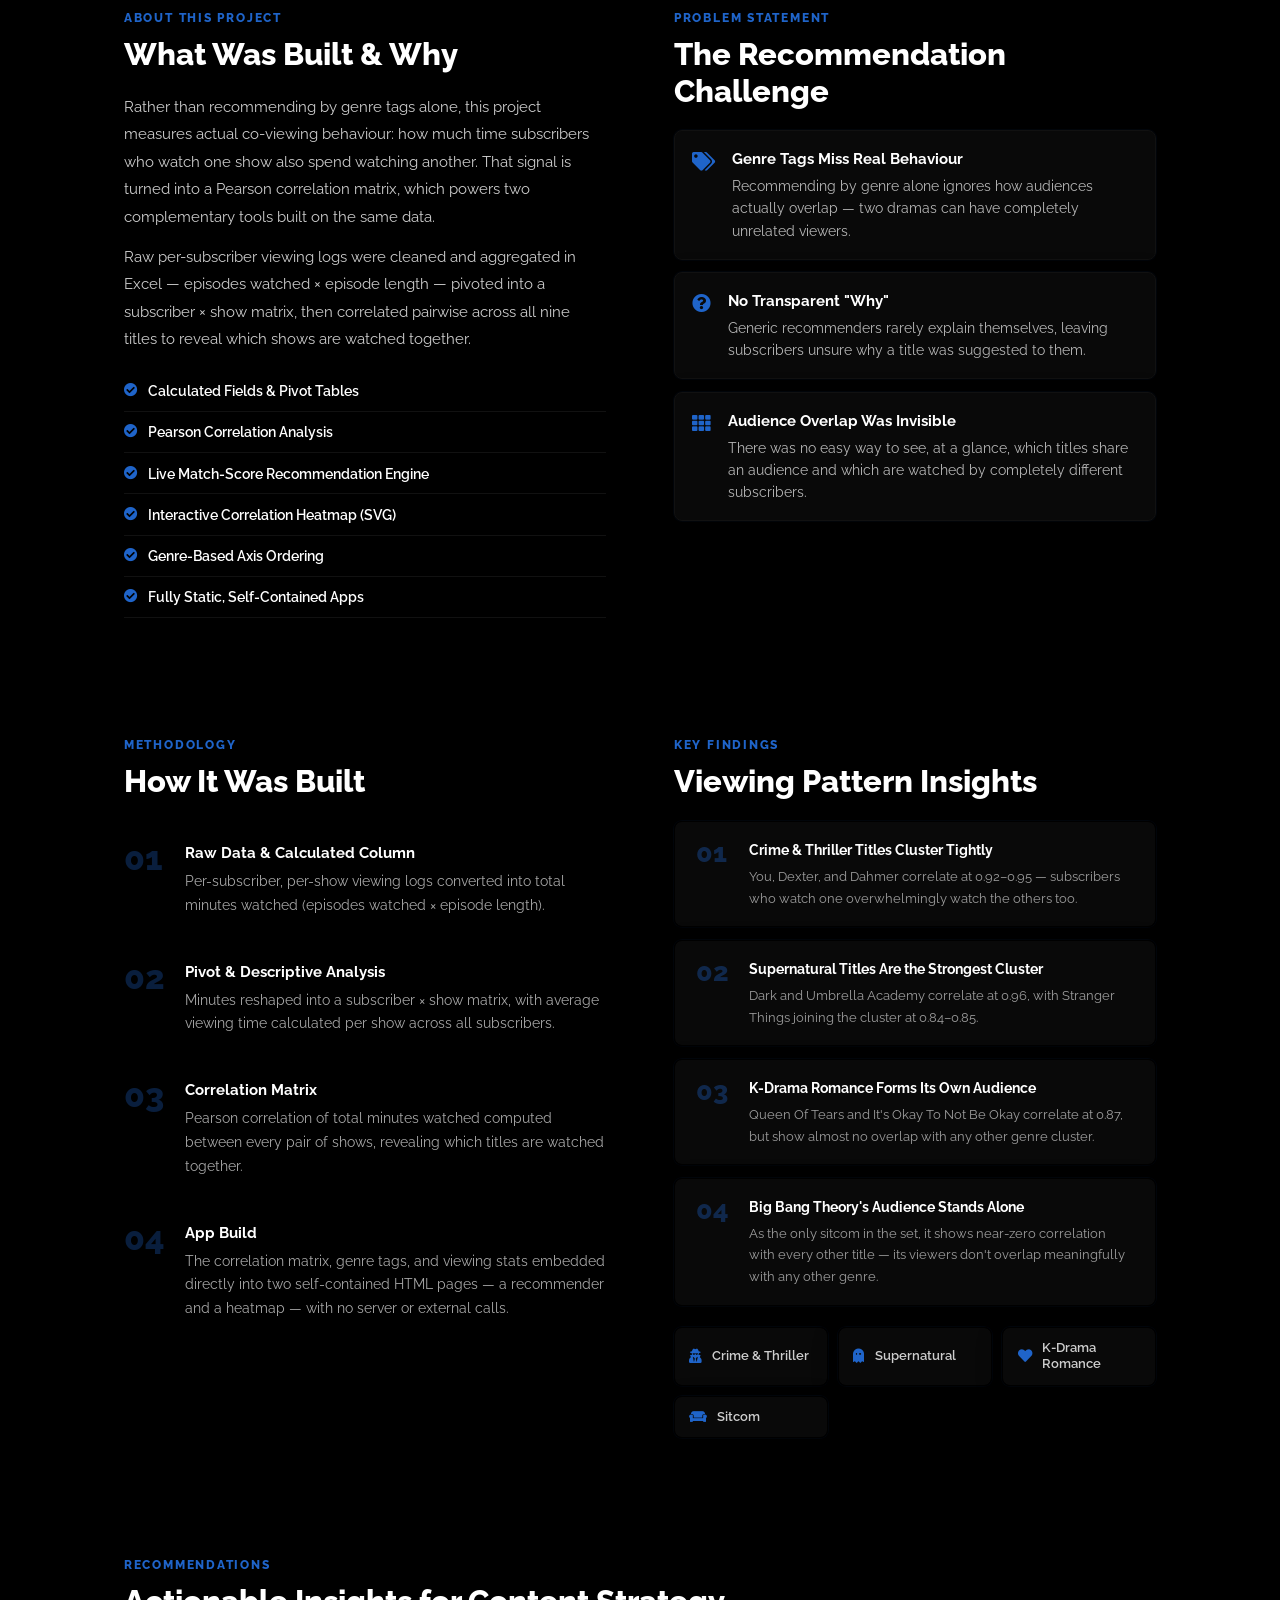
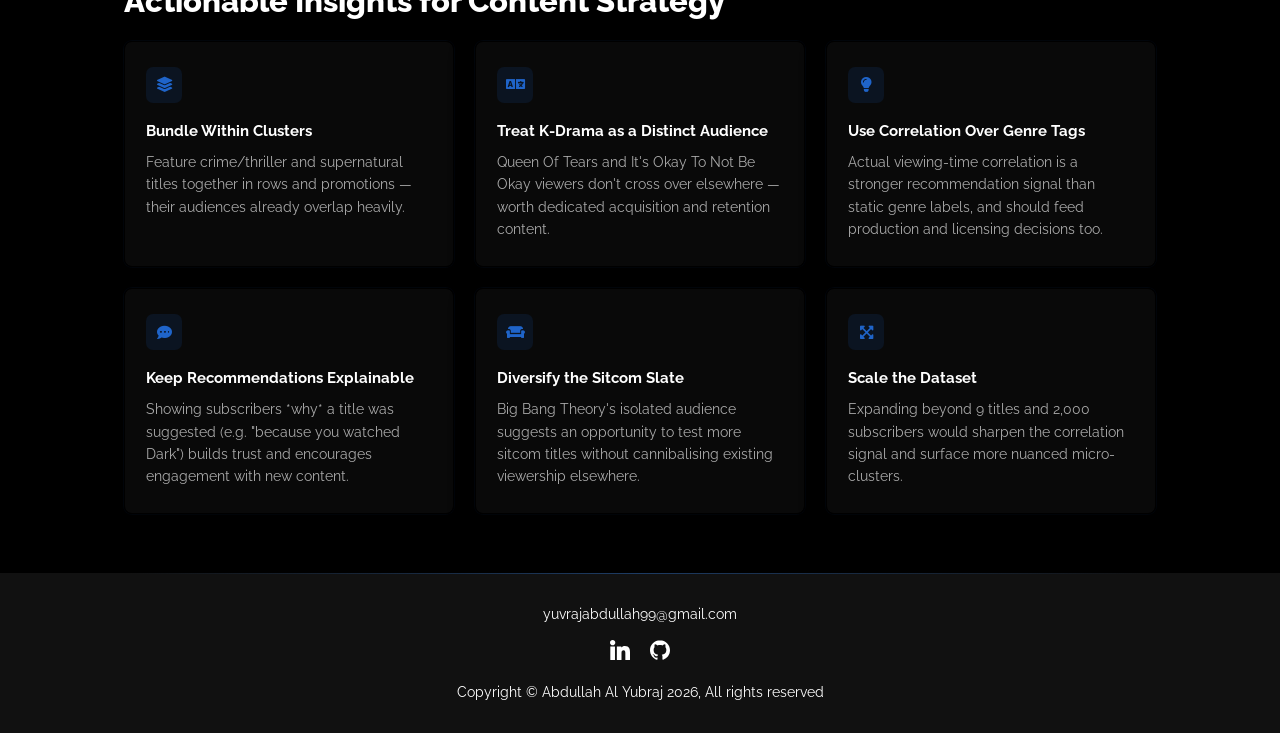
<file: project-netflix.html>
<!DOCTYPE html>
<html lang="en" data-theme="dark">
  <head>
    <meta charset="UTF-8" />
    <meta name="viewport" content="width=device-width, initial-scale=1.0" />
    <title>Netflix Viewing Analytics | Abdullah Al Yubraj</title>
    <link rel="icon" type="image/svg+xml" href="assets/favicon.svg" />
    <link rel="stylesheet" href="https://use.fontawesome.com/releases/v5.15.4/css/all.css" integrity="sha384-DyZ88mC6Up2uqS4h/KRgHuoeGwBcD4Ng9SiP4dIRy0EXTlnuz47vAwmeGwVChigm" crossorigin="anonymous" />
    <link rel="stylesheet" href="css/style.css" />
    <link rel="stylesheet" href="css/utilities.css" />
    <link rel="stylesheet" href="css/project-woolies.css" />
    <link rel="stylesheet" href="css/project-netflix.css" />
    <link rel="stylesheet" href="css/enhancements.css" />
  </head>
  <body>
    <div class="page-transition page-transition--enter"></div>

    <!-- Top bar -->
    <div class="pw-topbar">
      <a href="index.html" class="back-btn transition-link"><i class="fas fa-arrow-left"></i> Back to Portfolio</a>
    </div>

    <!-- Hero -->
    <section class="pw-hero pw-light">
      <div class="pw-container">
        <div class="pw-hero__eyebrow">Project Title</div>
        <h1 class="pw-hero__title">Netflix<br><span class="pw-accent">Viewing Analytics</span></h1>
        <p class="pw-hero__sub">A personalised "watch next" recommender built from real subscriber viewing data — check off what you've already watched, and it suggests what to try next based on how strongly your picks correlate with other titles in other subscribers' viewing habits.</p>
        <div class="pw-hero__row">
          <div class="pw-hero__tags">
            <span class="tag">Excel</span>
            <span class="tag">Correlation Analysis</span>
            <span class="tag">Pivot Tables</span>
            <span class="tag">Recommendation Engine</span>
            <span class="tag">JavaScript</span>
            <span class="tag">Data Visualisation</span>
          </div>
          <a href="https://github.com/yuvrajabdullah99/Netflix-Viewing-Analytics" target="_blank" class="btn btn-primary">View Project <i class="fas fa-arrow-right"></i></a>
        </div>
      </div>
    </section>

    <!-- Screenshots -->
    <section class="pw-section pw-light">
      <div class="pw-container">
        <span class="pw-label">Visual Analysis</span>
        <h2 class="pw-heading">Dashboard Preview</h2>
        <div class="pw-screenshots">
          <div class="pw-screenshot">
            <img src="assets/screenshots/netflix-watch-next.png" alt="Watch Next Recommendation App" loading="lazy" />
            <div class="pw-screenshot__cap">
              <strong>Watch Next Recommender</strong>
              <p>Check off titles you've already watched, and the app ranks every remaining title by correlated viewing time, showing a match score, genre tags, and a plain-language reason for each recommendation.</p>
            </div>
          </div>
          <div class="pw-screenshot">
            <img src="assets/screenshots/netflix-correlation-matrix.png" alt="Title Correlation Matrix Heatmap" loading="lazy" />
            <div class="pw-screenshot__cap">
              <strong>Title Correlation Matrix</strong>
              <p>A 9×9 heatmap of Pearson correlation between titles' per-subscriber viewing time, ordered by genre group so titles that share an audience sit together on the diagonal.</p>
            </div>
          </div>
        </div>
      </div>
    </section>

    <!-- KPI Summary -->
    <section class="pw-section pw-light">
      <div class="pw-container">
        <span class="pw-label">At a Glance</span>
        <h2 class="pw-heading">Dataset Overview</h2>
        <div class="pnf-kpi-grid">
          <div class="pnf-kpi-card">
            <div class="pnf-kpi-icon"><i class="fas fa-users"></i></div>
            <div class="pnf-kpi-value">2,000</div>
            <div class="pnf-kpi-label">Subscribers Tracked</div>
          </div>
          <div class="pnf-kpi-card">
            <div class="pnf-kpi-icon"><i class="fas fa-film"></i></div>
            <div class="pnf-kpi-value">9</div>
            <div class="pnf-kpi-label">Titles Analysed</div>
          </div>
          <div class="pnf-kpi-card">
            <div class="pnf-kpi-icon"><i class="fas fa-list-ol"></i></div>
            <div class="pnf-kpi-value">18,000</div>
            <div class="pnf-kpi-label">Raw Viewing Records</div>
          </div>
          <div class="pnf-kpi-card">
            <div class="pnf-kpi-icon"><i class="fas fa-percentage"></i></div>
            <div class="pnf-kpi-value">0.96</div>
            <div class="pnf-kpi-label">Strongest Title Correlation</div>
          </div>
        </div>
      </div>
    </section>

    <!-- About + Problem -->
    <section class="pw-section pw-light">
      <div class="pw-container pw-two-col">
        <div>
          <span class="pw-label">About This Project</span>
          <h2 class="pw-heading">What Was Built & Why</h2>
          <p class="pw-body">Rather than recommending by genre tags alone, this project measures actual co-viewing behaviour: how much time subscribers who watch one show also spend watching another. That signal is turned into a Pearson correlation matrix, which powers two complementary tools built on the same data.</p>
          <p class="pw-body">Raw per-subscriber viewing logs were cleaned and aggregated in Excel — episodes watched × episode length — pivoted into a subscriber × show matrix, then correlated pairwise across all nine titles to reveal which shows are watched together.</p>
          <ul class="pw-tool-list">
            <li><i class="fas fa-check-circle"></i> Calculated Fields & Pivot Tables</li>
            <li><i class="fas fa-check-circle"></i> Pearson Correlation Analysis</li>
            <li><i class="fas fa-check-circle"></i> Live Match-Score Recommendation Engine</li>
            <li><i class="fas fa-check-circle"></i> Interactive Correlation Heatmap (SVG)</li>
            <li><i class="fas fa-check-circle"></i> Genre-Based Axis Ordering</li>
            <li><i class="fas fa-check-circle"></i> Fully Static, Self-Contained Apps</li>
          </ul>
        </div>
        <div>
          <span class="pw-label">Problem Statement</span>
          <h2 class="pw-heading">The Recommendation Challenge</h2>
          <div class="pw-prob-cards">
            <div class="pw-prob-card">
              <i class="fas fa-tags"></i>
              <div>
                <h3>Genre Tags Miss Real Behaviour</h3>
                <p>Recommending by genre alone ignores how audiences actually overlap — two dramas can have completely unrelated viewers.</p>
              </div>
            </div>
            <div class="pw-prob-card">
              <i class="fas fa-question-circle"></i>
              <div>
                <h3>No Transparent "Why"</h3>
                <p>Generic recommenders rarely explain themselves, leaving subscribers unsure why a title was suggested to them.</p>
              </div>
            </div>
            <div class="pw-prob-card">
              <i class="fas fa-th"></i>
              <div>
                <h3>Audience Overlap Was Invisible</h3>
                <p>There was no easy way to see, at a glance, which titles share an audience and which are watched by completely different subscribers.</p>
              </div>
            </div>
          </div>
        </div>
      </div>
    </section>

    <!-- Methodology + Key Findings -->
    <section class="pw-section pw-dark">
      <div class="pw-container">
        <div class="pw-mf-grid">

          <!-- Methodology -->
          <div>
            <span class="pw-label">Methodology</span>
            <h2 class="pw-heading pw-heading--white">How It Was Built</h2>
            <div class="pw-steps">
              <div class="pw-step">
                <div class="pw-step__num">01</div>
                <div>
                  <h3>Raw Data & Calculated Column</h3>
                  <p>Per-subscriber, per-show viewing logs converted into total minutes watched (episodes watched × episode length).</p>
                </div>
              </div>
              <div class="pw-step">
                <div class="pw-step__num">02</div>
                <div>
                  <h3>Pivot & Descriptive Analysis</h3>
                  <p>Minutes reshaped into a subscriber × show matrix, with average viewing time calculated per show across all subscribers.</p>
                </div>
              </div>
              <div class="pw-step">
                <div class="pw-step__num">03</div>
                <div>
                  <h3>Correlation Matrix</h3>
                  <p>Pearson correlation of total minutes watched computed between every pair of shows, revealing which titles are watched together.</p>
                </div>
              </div>
              <div class="pw-step">
                <div class="pw-step__num">04</div>
                <div>
                  <h3>App Build</h3>
                  <p>The correlation matrix, genre tags, and viewing stats embedded directly into two self-contained HTML pages — a recommender and a heatmap — with no server or external calls.</p>
                </div>
              </div>
            </div>
          </div>

          <!-- Key Findings -->
          <div>
            <span class="pw-label">Key Findings</span>
            <h2 class="pw-heading pw-heading--white">Viewing Pattern Insights</h2>
            <div class="pnf-insights">
              <div class="pnf-insight-card">
                <div class="pnf-insight-num">01</div>
                <div class="pnf-insight-body">
                  <strong>Crime & Thriller Titles Cluster Tightly</strong>
                  <p>You, Dexter, and Dahmer correlate at 0.92–0.95 — subscribers who watch one overwhelmingly watch the others too.</p>
                </div>
              </div>
              <div class="pnf-insight-card">
                <div class="pnf-insight-num">02</div>
                <div class="pnf-insight-body">
                  <strong>Supernatural Titles Are the Strongest Cluster</strong>
                  <p>Dark and Umbrella Academy correlate at 0.96, with Stranger Things joining the cluster at 0.84–0.85.</p>
                </div>
              </div>
              <div class="pnf-insight-card">
                <div class="pnf-insight-num">03</div>
                <div class="pnf-insight-body">
                  <strong>K-Drama Romance Forms Its Own Audience</strong>
                  <p>Queen Of Tears and It's Okay To Not Be Okay correlate at 0.87, but show almost no overlap with any other genre cluster.</p>
                </div>
              </div>
              <div class="pnf-insight-card">
                <div class="pnf-insight-num">04</div>
                <div class="pnf-insight-body">
                  <strong>Big Bang Theory's Audience Stands Alone</strong>
                  <p>As the only sitcom in the set, it shows near-zero correlation with every other title — its viewers don't overlap meaningfully with any other genre.</p>
                </div>
              </div>
            </div>

            <div class="pnf-mini-grid">
              <div class="pnf-mini-card">
                <i class="fas fa-user-secret"></i>
                <span>Crime & Thriller</span>
              </div>
              <div class="pnf-mini-card">
                <i class="fas fa-ghost"></i>
                <span>Supernatural</span>
              </div>
              <div class="pnf-mini-card">
                <i class="fas fa-heart"></i>
                <span>K-Drama Romance</span>
              </div>
              <div class="pnf-mini-card">
                <i class="fas fa-couch"></i>
                <span>Sitcom</span>
              </div>
            </div>
          </div>

        </div>
      </div>
    </section>

    <!-- Recommendations -->
    <section class="pw-section pw-dark">
      <div class="pw-container">
        <span class="pw-label">Recommendations</span>
        <h2 class="pw-heading pw-heading--white">Actionable Insights for Content Strategy</h2>
        <div class="pw-rec-grid">
          <div class="pw-rec-card">
            <div class="pw-rec-icon"><i class="fas fa-layer-group"></i></div>
            <h3>Bundle Within Clusters</h3>
            <p>Feature crime/thriller and supernatural titles together in rows and promotions — their audiences already overlap heavily.</p>
          </div>
          <div class="pw-rec-card">
            <div class="pw-rec-icon"><i class="fas fa-language"></i></div>
            <h3>Treat K-Drama as a Distinct Audience</h3>
            <p>Queen Of Tears and It's Okay To Not Be Okay viewers don't cross over elsewhere — worth dedicated acquisition and retention content.</p>
          </div>
          <div class="pw-rec-card">
            <div class="pw-rec-icon"><i class="fas fa-lightbulb"></i></div>
            <h3>Use Correlation Over Genre Tags</h3>
            <p>Actual viewing-time correlation is a stronger recommendation signal than static genre labels, and should feed production and licensing decisions too.</p>
          </div>
          <div class="pw-rec-card">
            <div class="pw-rec-icon"><i class="fas fa-comment-dots"></i></div>
            <h3>Keep Recommendations Explainable</h3>
            <p>Showing subscribers *why* a title was suggested (e.g. "because you watched Dark") builds trust and encourages engagement with new content.</p>
          </div>
          <div class="pw-rec-card">
            <div class="pw-rec-icon"><i class="fas fa-couch"></i></div>
            <h3>Diversify the Sitcom Slate</h3>
            <p>Big Bang Theory's isolated audience suggests an opportunity to test more sitcom titles without cannibalising existing viewership elsewhere.</p>
          </div>
          <div class="pw-rec-card">
            <div class="pw-rec-icon"><i class="fas fa-expand-arrows-alt"></i></div>
            <h3>Scale the Dataset</h3>
            <p>Expanding beyond 9 titles and 2,000 subscribers would sharpen the correlation signal and surface more nuanced micro-clusters.</p>
          </div>
        </div>
      </div>
    </section>

    <footer id="footer">
      <div class="container">
        <a href="mailto:yuvrajabdullah99@gmail.com">yuvrajabdullah99@gmail.com</a>
        <div class="social">
          <a href="https://www.linkedin.com/in/abdullah-al-yubraj-245a96209" target="_blank"><img src="./assets/linkedin-icon.svg" alt="LinkedIn" /></a>
          <a href="https://github.com/yuvrajabdullah99" target="_blank"><img src="./assets/github-icon.svg" alt="GitHub" /></a>
        </div>
        <p>Copyright &copy; Abdullah Al Yubraj <span id="datee"></span>, All rights reserved</p>
      </div>
    </footer>

    <script src="js/script.js"></script>
    <script src="js/background.js"></script>
  </body>
</html>
</file>
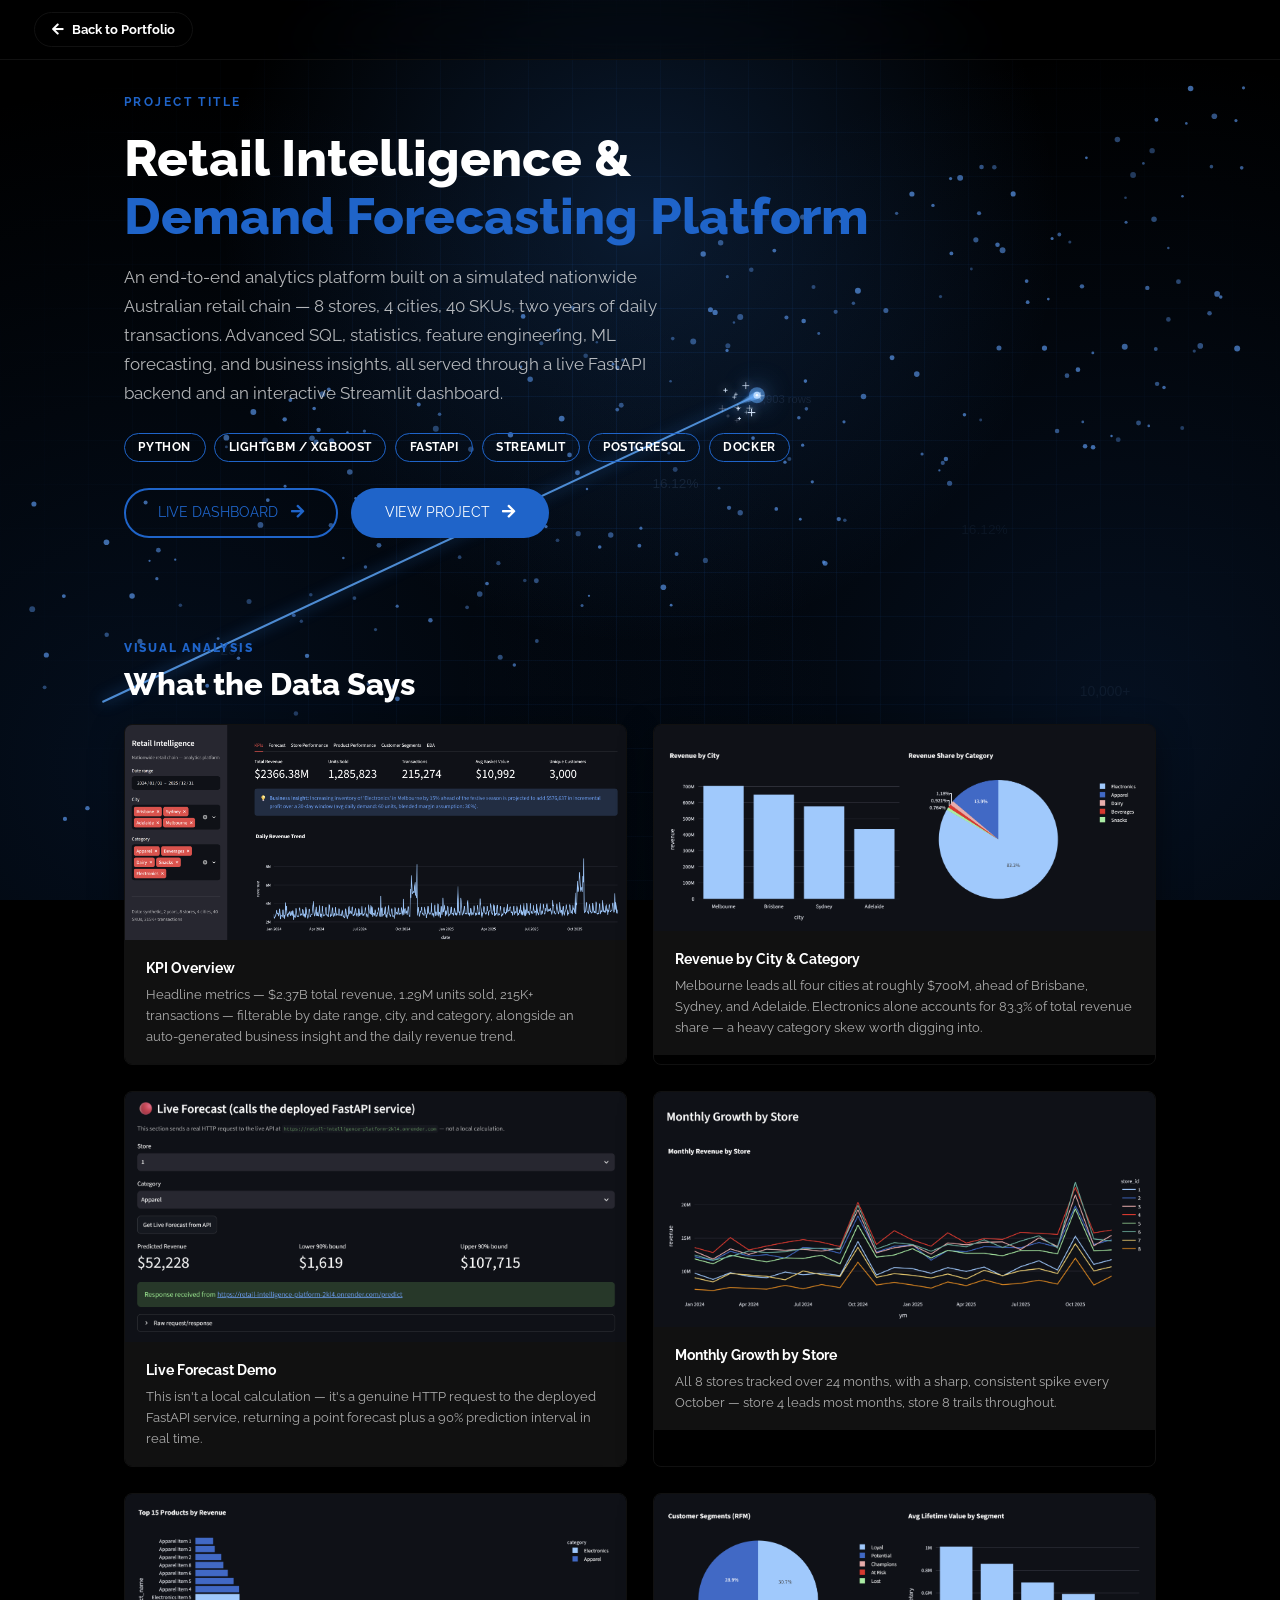
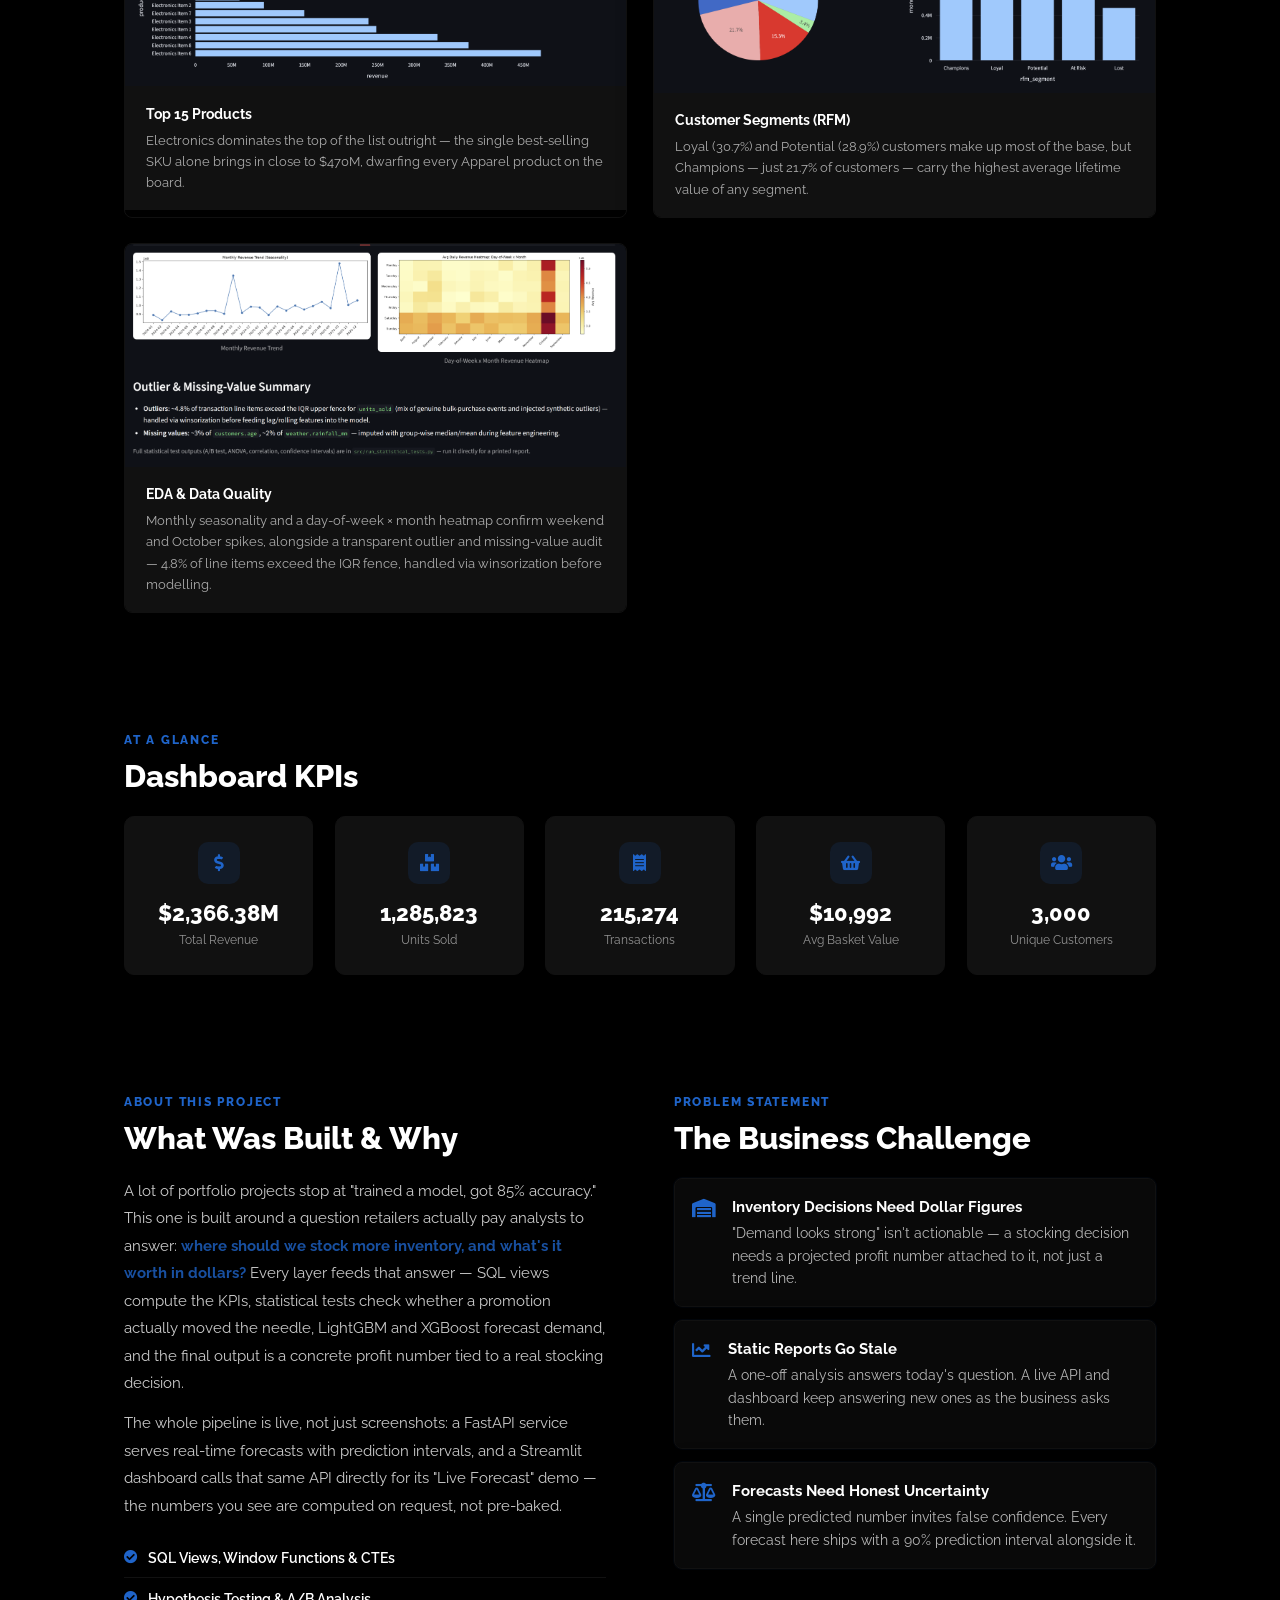
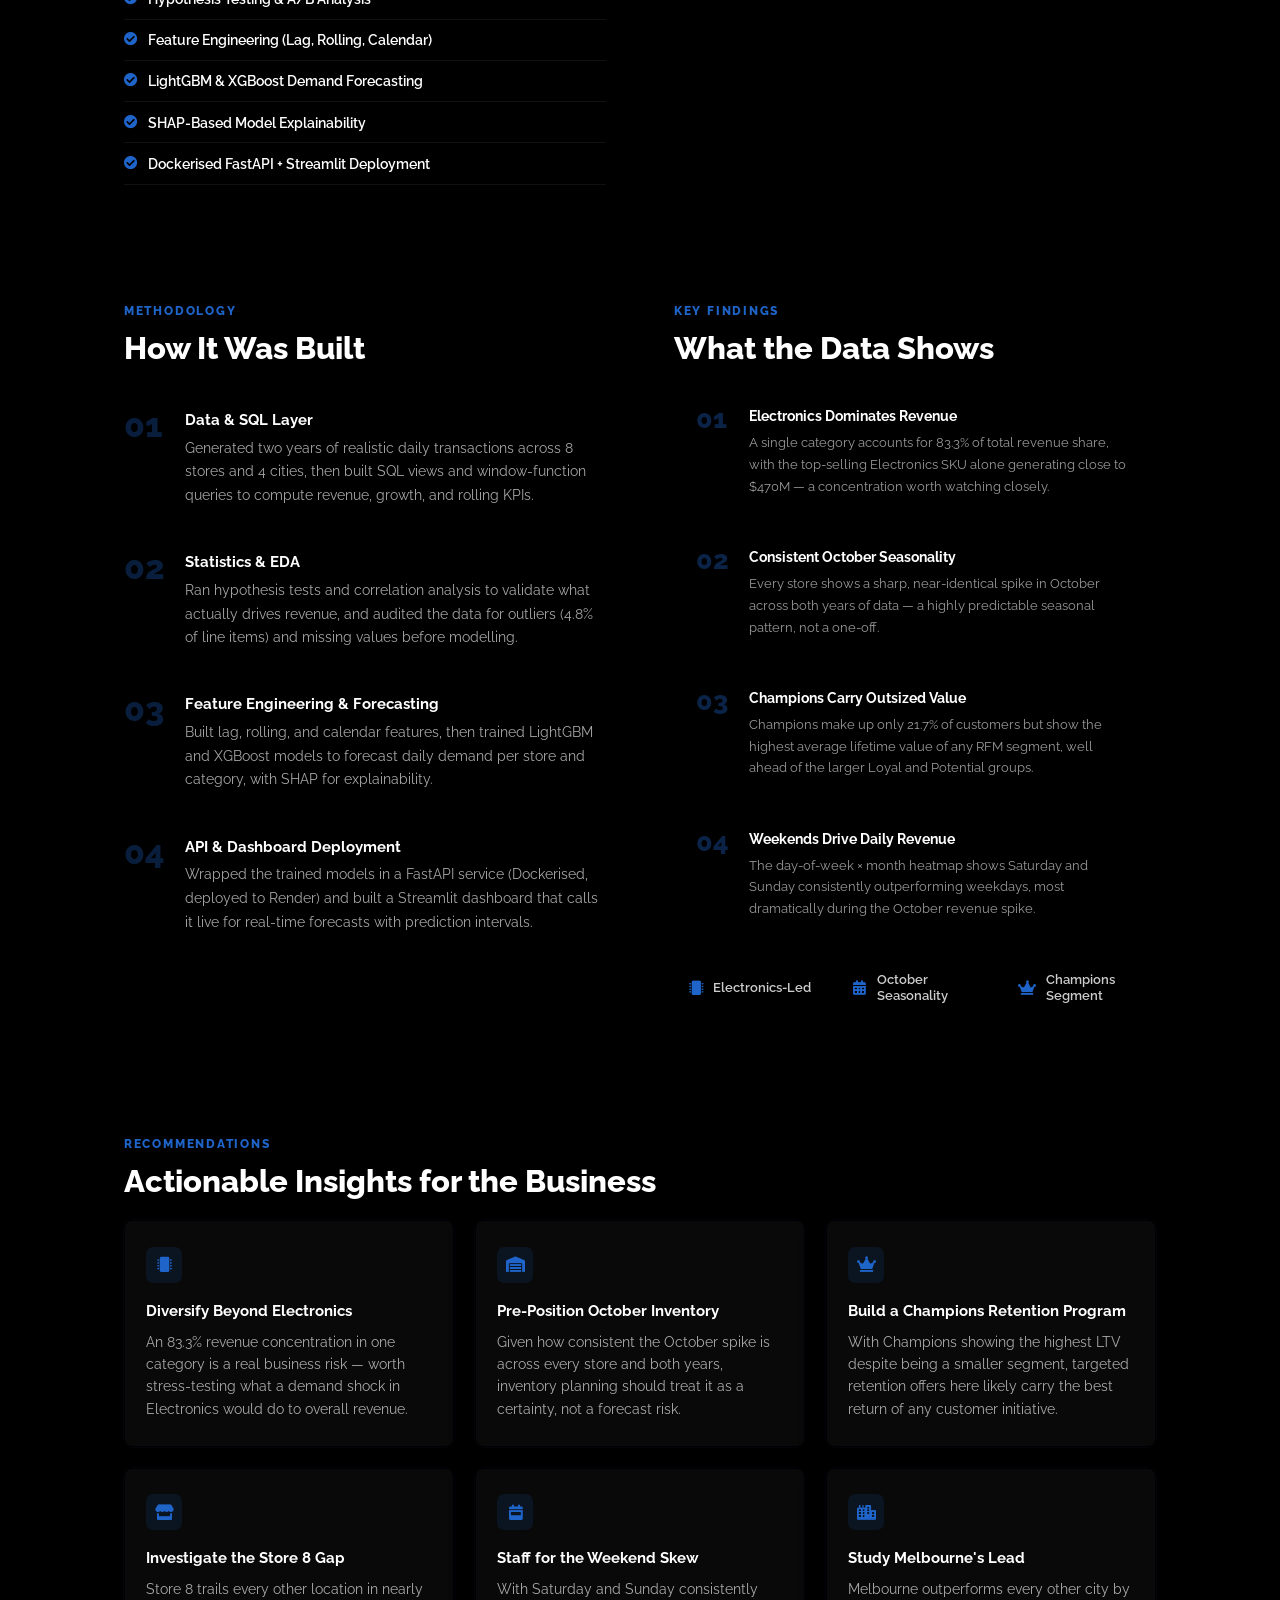
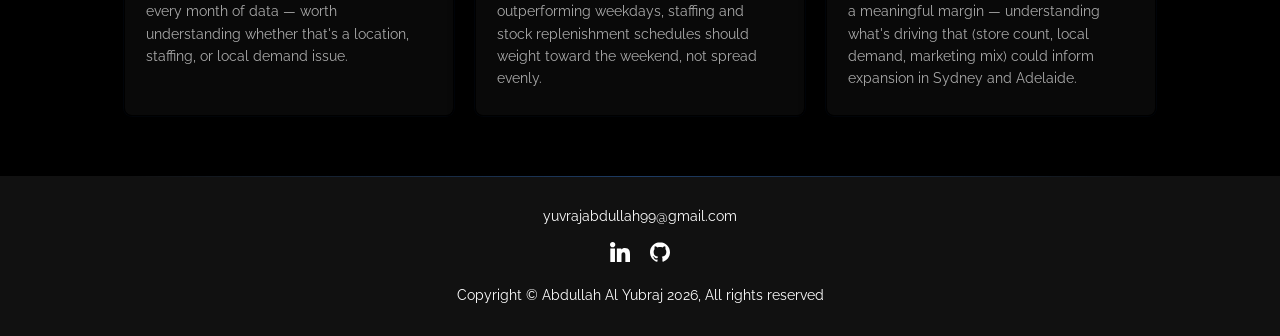
<file: project-retail-intelligence.html>
<!DOCTYPE html>
<html lang="en" data-theme="dark">
  <head>
    <meta charset="UTF-8" />
    <meta name="viewport" content="width=device-width, initial-scale=1.0" />
    <title>Retail Intelligence Platform | Abdullah Al Yubraj</title>
    <link rel="icon" type="image/svg+xml" href="assets/favicon.svg" />
    <link rel="stylesheet" href="https://use.fontawesome.com/releases/v5.15.4/css/all.css" integrity="sha384-DyZ88mC6Up2uqS4h/KRgHuoeGwBcD4Ng9SiP4dIRy0EXTlnuz47vAwmeGwVChigm" crossorigin="anonymous" />
    <link rel="stylesheet" href="css/style.css" />
    <link rel="stylesheet" href="css/utilities.css" />
    <link rel="stylesheet" href="css/project-woolies.css" />
    <link rel="stylesheet" href="css/project-retail-intelligence.css" />
    <link rel="stylesheet" href="css/enhancements.css" />
  </head>
  <body>
    <div class="page-transition page-transition--enter"></div>

    <!-- Top bar -->
    <div class="pw-topbar">
      <a href="index.html" class="back-btn transition-link"><i class="fas fa-arrow-left"></i> Back to Portfolio</a>
    </div>

    <!-- Hero -->
    <section class="pw-hero pw-light">
      <div class="pw-container">
        <div class="pw-hero__eyebrow">Project Title</div>
        <h1 class="pw-hero__title">Retail Intelligence &<br><span class="pw-accent">Demand Forecasting Platform</span></h1>
        <p class="pw-hero__sub">An end-to-end analytics platform built on a simulated nationwide Australian retail chain — 8 stores, 4 cities, 40 SKUs, two years of daily transactions. Advanced SQL, statistics, feature engineering, ML forecasting, and business insights, all served through a live FastAPI backend and an interactive Streamlit dashboard.</p>
        <div class="pw-hero__row">
          <div class="pw-hero__tags">
            <span class="tag">Python</span>
            <span class="tag">LightGBM / XGBoost</span>
            <span class="tag">FastAPI</span>
            <span class="tag">Streamlit</span>
            <span class="tag">PostgreSQL</span>
            <span class="tag">Docker</span>
          </div>
          <div style="display:flex; align-items:center; gap:0.75rem; flex-wrap:wrap;">
            <a href="https://retail-intellligence-platform.streamlit.app/" target="_blank" class="btn btn-secondary" style="margin:0;">Live Dashboard <i class="fas fa-arrow-right"></i></a>
            <a href="https://github.com/yuvrajabdullah99/Retail-Intelligence-Platform" target="_blank" class="btn btn-primary">View Project <i class="fas fa-arrow-right"></i></a>
          </div>
        </div>
      </div>
    </section>

    <!-- Screenshots -->
    <section class="pw-section pw-light">
      <div class="pw-container">
        <span class="pw-label">Visual Analysis</span>
        <h2 class="pw-heading">What the Data Says</h2>
        <div class="pw-screenshots">
          <div class="pw-screenshot">
            <img src="assets/screenshots/retail-intel-kpis.png" alt="KPI Overview and Daily Revenue Trend" loading="lazy" />
            <div class="pw-screenshot__cap">
              <strong>KPI Overview</strong>
              <p>Headline metrics — $2.37B total revenue, 1.29M units sold, 215K+ transactions — filterable by date range, city, and category, alongside an auto-generated business insight and the daily revenue trend.</p>
            </div>
          </div>
          <div class="pw-screenshot">
            <img src="assets/screenshots/retail-intel-city-category.png" alt="Revenue by City and Category" loading="lazy" />
            <div class="pw-screenshot__cap">
              <strong>Revenue by City & Category</strong>
              <p>Melbourne leads all four cities at roughly $700M, ahead of Brisbane, Sydney, and Adelaide. Electronics alone accounts for 83.3% of total revenue share — a heavy category skew worth digging into.</p>
            </div>
          </div>
          <div class="pw-screenshot">
            <img src="assets/screenshots/retail-intel-live-forecast.png" alt="Live Forecast calling the deployed FastAPI service" loading="lazy" />
            <div class="pw-screenshot__cap">
              <strong>Live Forecast Demo</strong>
              <p>This isn't a local calculation — it's a genuine HTTP request to the deployed FastAPI service, returning a point forecast plus a 90% prediction interval in real time.</p>
            </div>
          </div>
          <div class="pw-screenshot">
            <img src="assets/screenshots/retail-intel-store-growth.png" alt="Monthly Revenue by Store" loading="lazy" />
            <div class="pw-screenshot__cap">
              <strong>Monthly Growth by Store</strong>
              <p>All 8 stores tracked over 24 months, with a sharp, consistent spike every October — store 4 leads most months, store 8 trails throughout.</p>
            </div>
          </div>
          <div class="pw-screenshot">
            <img src="assets/screenshots/retail-intel-top-products.png" alt="Top 15 Products by Revenue" loading="lazy" />
            <div class="pw-screenshot__cap">
              <strong>Top 15 Products</strong>
              <p>Electronics dominates the top of the list outright — the single best-selling SKU alone brings in close to $470M, dwarfing every Apparel product on the board.</p>
            </div>
          </div>
          <div class="pw-screenshot">
            <img src="assets/screenshots/retail-intel-rfm-segments.png" alt="Customer Segments and Lifetime Value" loading="lazy" />
            <div class="pw-screenshot__cap">
              <strong>Customer Segments (RFM)</strong>
              <p>Loyal (30.7%) and Potential (28.9%) customers make up most of the base, but Champions — just 21.7% of customers — carry the highest average lifetime value of any segment.</p>
            </div>
          </div>
          <div class="pw-screenshot">
            <img src="assets/screenshots/retail-intel-eda.png" alt="EDA seasonality, heatmap, and data quality summary" loading="lazy" />
            <div class="pw-screenshot__cap">
              <strong>EDA & Data Quality</strong>
              <p>Monthly seasonality and a day-of-week × month heatmap confirm weekend and October spikes, alongside a transparent outlier and missing-value audit — 4.8% of line items exceed the IQR fence, handled via winsorization before modelling.</p>
            </div>
          </div>
        </div>
      </div>
    </section>

    <!-- KPI Summary -->
    <section class="pw-section pw-light">
      <div class="pw-container">
        <span class="pw-label">At a Glance</span>
        <h2 class="pw-heading">Dashboard KPIs</h2>
        <div class="pri-kpi-grid">
          <div class="pri-kpi-card">
            <div class="pri-kpi-icon"><i class="fas fa-dollar-sign"></i></div>
            <div class="pri-kpi-value">$2,366.38M</div>
            <div class="pri-kpi-label">Total Revenue</div>
          </div>
          <div class="pri-kpi-card">
            <div class="pri-kpi-icon"><i class="fas fa-boxes"></i></div>
            <div class="pri-kpi-value">1,285,823</div>
            <div class="pri-kpi-label">Units Sold</div>
          </div>
          <div class="pri-kpi-card">
            <div class="pri-kpi-icon"><i class="fas fa-receipt"></i></div>
            <div class="pri-kpi-value">215,274</div>
            <div class="pri-kpi-label">Transactions</div>
          </div>
          <div class="pri-kpi-card">
            <div class="pri-kpi-icon"><i class="fas fa-shopping-basket"></i></div>
            <div class="pri-kpi-value">$10,992</div>
            <div class="pri-kpi-label">Avg Basket Value</div>
          </div>
          <div class="pri-kpi-card">
            <div class="pri-kpi-icon"><i class="fas fa-users"></i></div>
            <div class="pri-kpi-value">3,000</div>
            <div class="pri-kpi-label">Unique Customers</div>
          </div>
        </div>
      </div>
    </section>

    <!-- About + Problem -->
    <section class="pw-section pw-light">
      <div class="pw-container pw-two-col">
        <div>
          <span class="pw-label">About This Project</span>
          <h2 class="pw-heading">What Was Built & Why</h2>
          <p class="pw-body">A lot of portfolio projects stop at "trained a model, got 85% accuracy." This one is built around a question retailers actually pay analysts to answer: <em class="pw-em">where should we stock more inventory, and what's it worth in dollars?</em> Every layer feeds that answer — SQL views compute the KPIs, statistical tests check whether a promotion actually moved the needle, LightGBM and XGBoost forecast demand, and the final output is a concrete profit number tied to a real stocking decision.</p>
          <p class="pw-body">The whole pipeline is live, not just screenshots: a FastAPI service serves real-time forecasts with prediction intervals, and a Streamlit dashboard calls that same API directly for its "Live Forecast" demo — the numbers you see are computed on request, not pre-baked.</p>
          <ul class="pw-tool-list">
            <li><i class="fas fa-check-circle"></i> SQL Views, Window Functions & CTEs</li>
            <li><i class="fas fa-check-circle"></i> Hypothesis Testing & A/B Analysis</li>
            <li><i class="fas fa-check-circle"></i> Feature Engineering (Lag, Rolling, Calendar)</li>
            <li><i class="fas fa-check-circle"></i> LightGBM & XGBoost Demand Forecasting</li>
            <li><i class="fas fa-check-circle"></i> SHAP-Based Model Explainability</li>
            <li><i class="fas fa-check-circle"></i> Dockerised FastAPI + Streamlit Deployment</li>
          </ul>
        </div>
        <div>
          <span class="pw-label">Problem Statement</span>
          <h2 class="pw-heading">The Business Challenge</h2>
          <div class="pw-prob-cards">
            <div class="pw-prob-card">
              <i class="fas fa-warehouse"></i>
              <div>
                <h3>Inventory Decisions Need Dollar Figures</h3>
                <p>"Demand looks strong" isn't actionable — a stocking decision needs a projected profit number attached to it, not just a trend line.</p>
              </div>
            </div>
            <div class="pw-prob-card">
              <i class="fas fa-chart-line"></i>
              <div>
                <h3>Static Reports Go Stale</h3>
                <p>A one-off analysis answers today's question. A live API and dashboard keep answering new ones as the business asks them.</p>
              </div>
            </div>
            <div class="pw-prob-card">
              <i class="fas fa-balance-scale"></i>
              <div>
                <h3>Forecasts Need Honest Uncertainty</h3>
                <p>A single predicted number invites false confidence. Every forecast here ships with a 90% prediction interval alongside it.</p>
              </div>
            </div>
          </div>
        </div>
      </div>
    </section>

    <!-- Methodology + Key Findings -->
    <section class="pw-section pw-dark">
      <div class="pw-container">
        <div class="pw-mf-grid">

          <!-- Methodology -->
          <div>
            <span class="pw-label">Methodology</span>
            <h2 class="pw-heading pw-heading--white">How It Was Built</h2>
            <div class="pw-steps">
              <div class="pw-step">
                <div class="pw-step__num">01</div>
                <div>
                  <h3>Data & SQL Layer</h3>
                  <p>Generated two years of realistic daily transactions across 8 stores and 4 cities, then built SQL views and window-function queries to compute revenue, growth, and rolling KPIs.</p>
                </div>
              </div>
              <div class="pw-step">
                <div class="pw-step__num">02</div>
                <div>
                  <h3>Statistics & EDA</h3>
                  <p>Ran hypothesis tests and correlation analysis to validate what actually drives revenue, and audited the data for outliers (4.8% of line items) and missing values before modelling.</p>
                </div>
              </div>
              <div class="pw-step">
                <div class="pw-step__num">03</div>
                <div>
                  <h3>Feature Engineering & Forecasting</h3>
                  <p>Built lag, rolling, and calendar features, then trained LightGBM and XGBoost models to forecast daily demand per store and category, with SHAP for explainability.</p>
                </div>
              </div>
              <div class="pw-step">
                <div class="pw-step__num">04</div>
                <div>
                  <h3>API & Dashboard Deployment</h3>
                  <p>Wrapped the trained models in a FastAPI service (Dockerised, deployed to Render) and built a Streamlit dashboard that calls it live for real-time forecasts with prediction intervals.</p>
                </div>
              </div>
            </div>
          </div>

          <!-- Key Findings -->
          <div>
            <span class="pw-label">Key Findings</span>
            <h2 class="pw-heading pw-heading--white">What the Data Shows</h2>
            <div class="pri-insights">
              <div class="pri-insight-card">
                <div class="pri-insight-num">01</div>
                <div class="pri-insight-body">
                  <strong>Electronics Dominates Revenue</strong>
                  <p>A single category accounts for 83.3% of total revenue share, with the top-selling Electronics SKU alone generating close to $470M — a concentration worth watching closely.</p>
                </div>
              </div>
              <div class="pri-insight-card">
                <div class="pri-insight-num">02</div>
                <div class="pri-insight-body">
                  <strong>Consistent October Seasonality</strong>
                  <p>Every store shows a sharp, near-identical spike in October across both years of data — a highly predictable seasonal pattern, not a one-off.</p>
                </div>
              </div>
              <div class="pri-insight-card">
                <div class="pri-insight-num">03</div>
                <div class="pri-insight-body">
                  <strong>Champions Carry Outsized Value</strong>
                  <p>Champions make up only 21.7% of customers but show the highest average lifetime value of any RFM segment, well ahead of the larger Loyal and Potential groups.</p>
                </div>
              </div>
              <div class="pri-insight-card">
                <div class="pri-insight-num">04</div>
                <div class="pri-insight-body">
                  <strong>Weekends Drive Daily Revenue</strong>
                  <p>The day-of-week × month heatmap shows Saturday and Sunday consistently outperforming weekdays, most dramatically during the October revenue spike.</p>
                </div>
              </div>
            </div>

            <div class="pri-mini-grid">
              <div class="pri-mini-card">
                <i class="fas fa-microchip"></i>
                <span>Electronics-Led</span>
              </div>
              <div class="pri-mini-card">
                <i class="fas fa-calendar-alt"></i>
                <span>October Seasonality</span>
              </div>
              <div class="pri-mini-card">
                <i class="fas fa-crown"></i>
                <span>Champions Segment</span>
              </div>
            </div>
          </div>

        </div>
      </div>
    </section>

    <!-- Recommendations -->
    <section class="pw-section pw-dark">
      <div class="pw-container">
        <span class="pw-label">Recommendations</span>
        <h2 class="pw-heading pw-heading--white">Actionable Insights for the Business</h2>
        <div class="pw-rec-grid">
          <div class="pw-rec-card">
            <div class="pw-rec-icon"><i class="fas fa-microchip"></i></div>
            <h3>Diversify Beyond Electronics</h3>
            <p>An 83.3% revenue concentration in one category is a real business risk — worth stress-testing what a demand shock in Electronics would do to overall revenue.</p>
          </div>
          <div class="pw-rec-card">
            <div class="pw-rec-icon"><i class="fas fa-warehouse"></i></div>
            <h3>Pre-Position October Inventory</h3>
            <p>Given how consistent the October spike is across every store and both years, inventory planning should treat it as a certainty, not a forecast risk.</p>
          </div>
          <div class="pw-rec-card">
            <div class="pw-rec-icon"><i class="fas fa-crown"></i></div>
            <h3>Build a Champions Retention Program</h3>
            <p>With Champions showing the highest LTV despite being a smaller segment, targeted retention offers here likely carry the best return of any customer initiative.</p>
          </div>
          <div class="pw-rec-card">
            <div class="pw-rec-icon"><i class="fas fa-store"></i></div>
            <h3>Investigate the Store 8 Gap</h3>
            <p>Store 8 trails every other location in nearly every month of data — worth understanding whether that's a location, staffing, or local demand issue.</p>
          </div>
          <div class="pw-rec-card">
            <div class="pw-rec-icon"><i class="fas fa-calendar-week"></i></div>
            <h3>Staff for the Weekend Skew</h3>
            <p>With Saturday and Sunday consistently outperforming weekdays, staffing and stock replenishment schedules should weight toward the weekend, not spread evenly.</p>
          </div>
          <div class="pw-rec-card">
            <div class="pw-rec-icon"><i class="fas fa-city"></i></div>
            <h3>Study Melbourne's Lead</h3>
            <p>Melbourne outperforms every other city by a meaningful margin — understanding what's driving that (store count, local demand, marketing mix) could inform expansion in Sydney and Adelaide.</p>
          </div>
        </div>
      </div>
    </section>

    <footer id="footer">
      <div class="container">
        <a href="mailto:yuvrajabdullah99@gmail.com">yuvrajabdullah99@gmail.com</a>
        <div class="social">
          <a href="https://www.linkedin.com/in/abdullah-al-yubraj-245a96209" target="_blank"><img src="./assets/linkedin-icon.svg" alt="LinkedIn" /></a>
          <a href="https://github.com/yuvrajabdullah99" target="_blank"><img src="./assets/github-icon.svg" alt="GitHub" /></a>
        </div>
        <p>Copyright &copy; Abdullah Al Yubraj <span id="datee"></span>, All rights reserved</p>
      </div>
    </footer>

    <script src="js/script.js"></script>
    <script src="js/background.js"></script>
  </body>
</html>
</file>
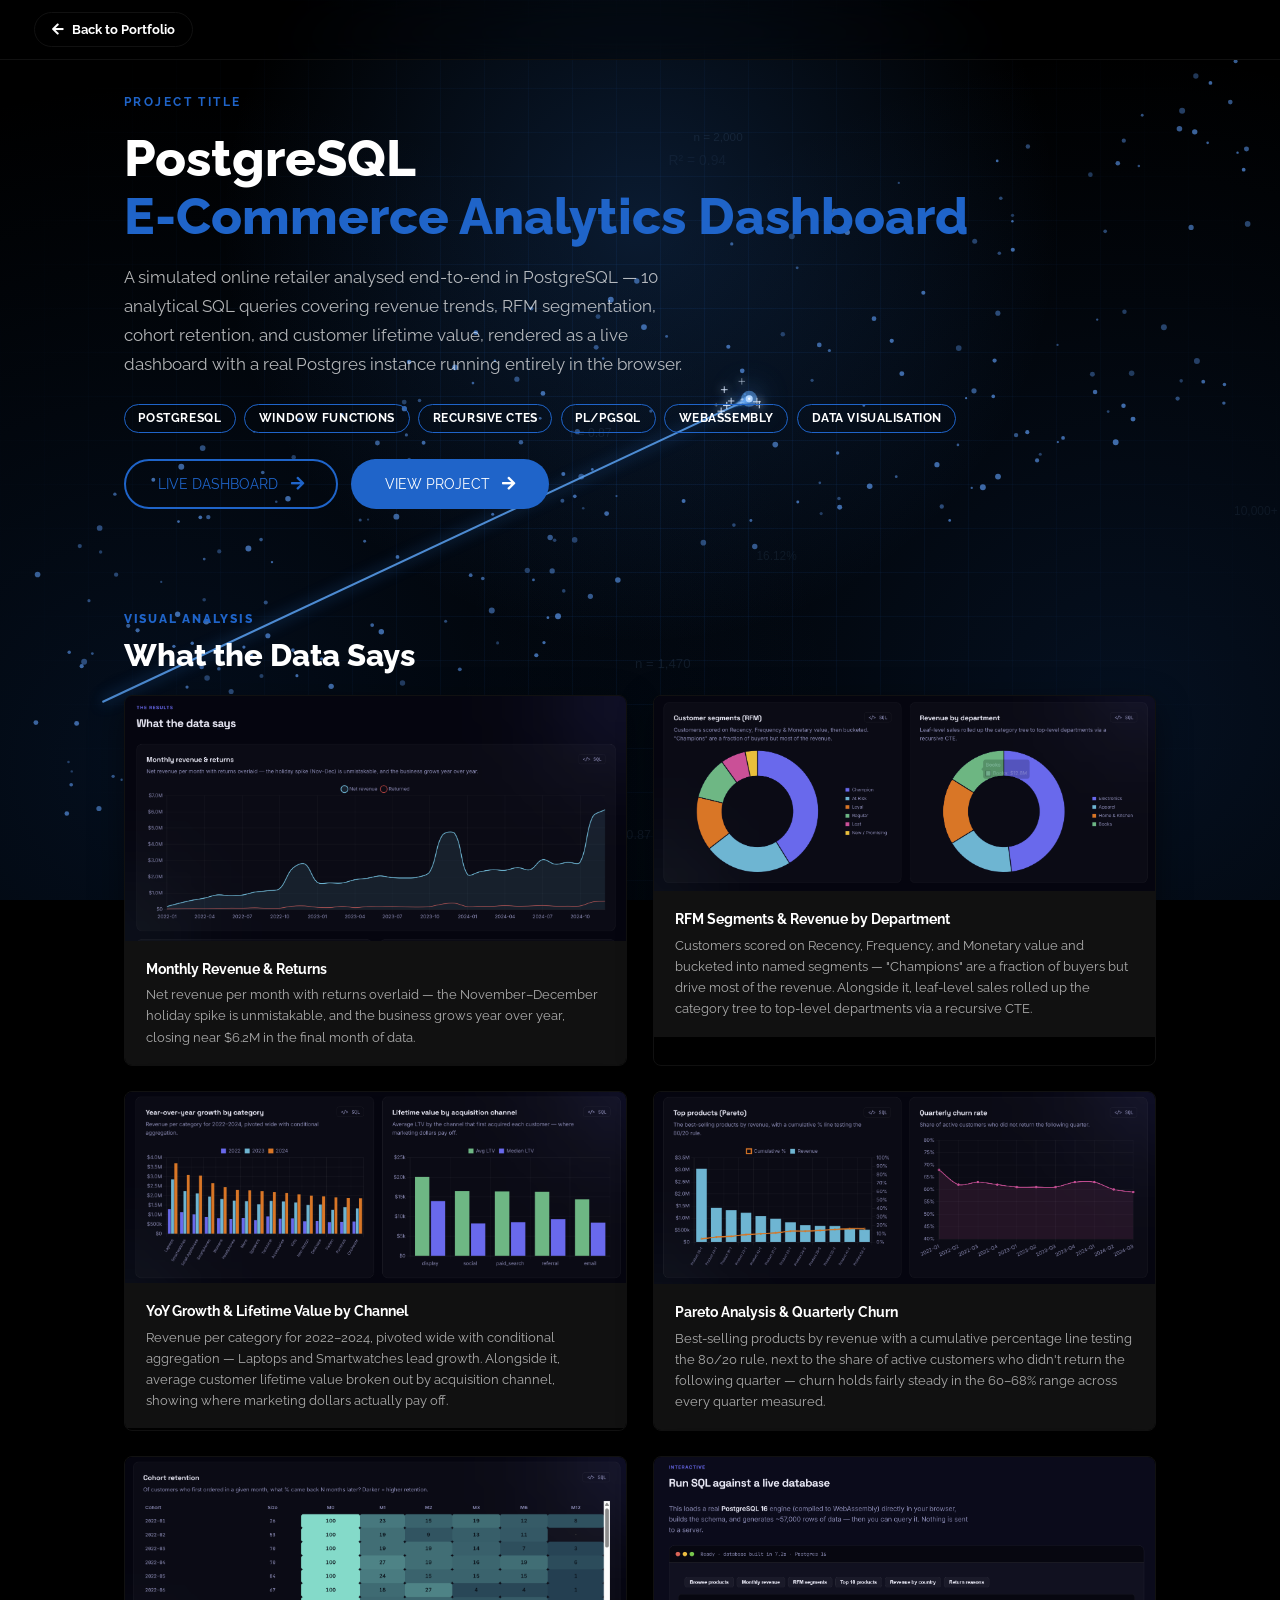
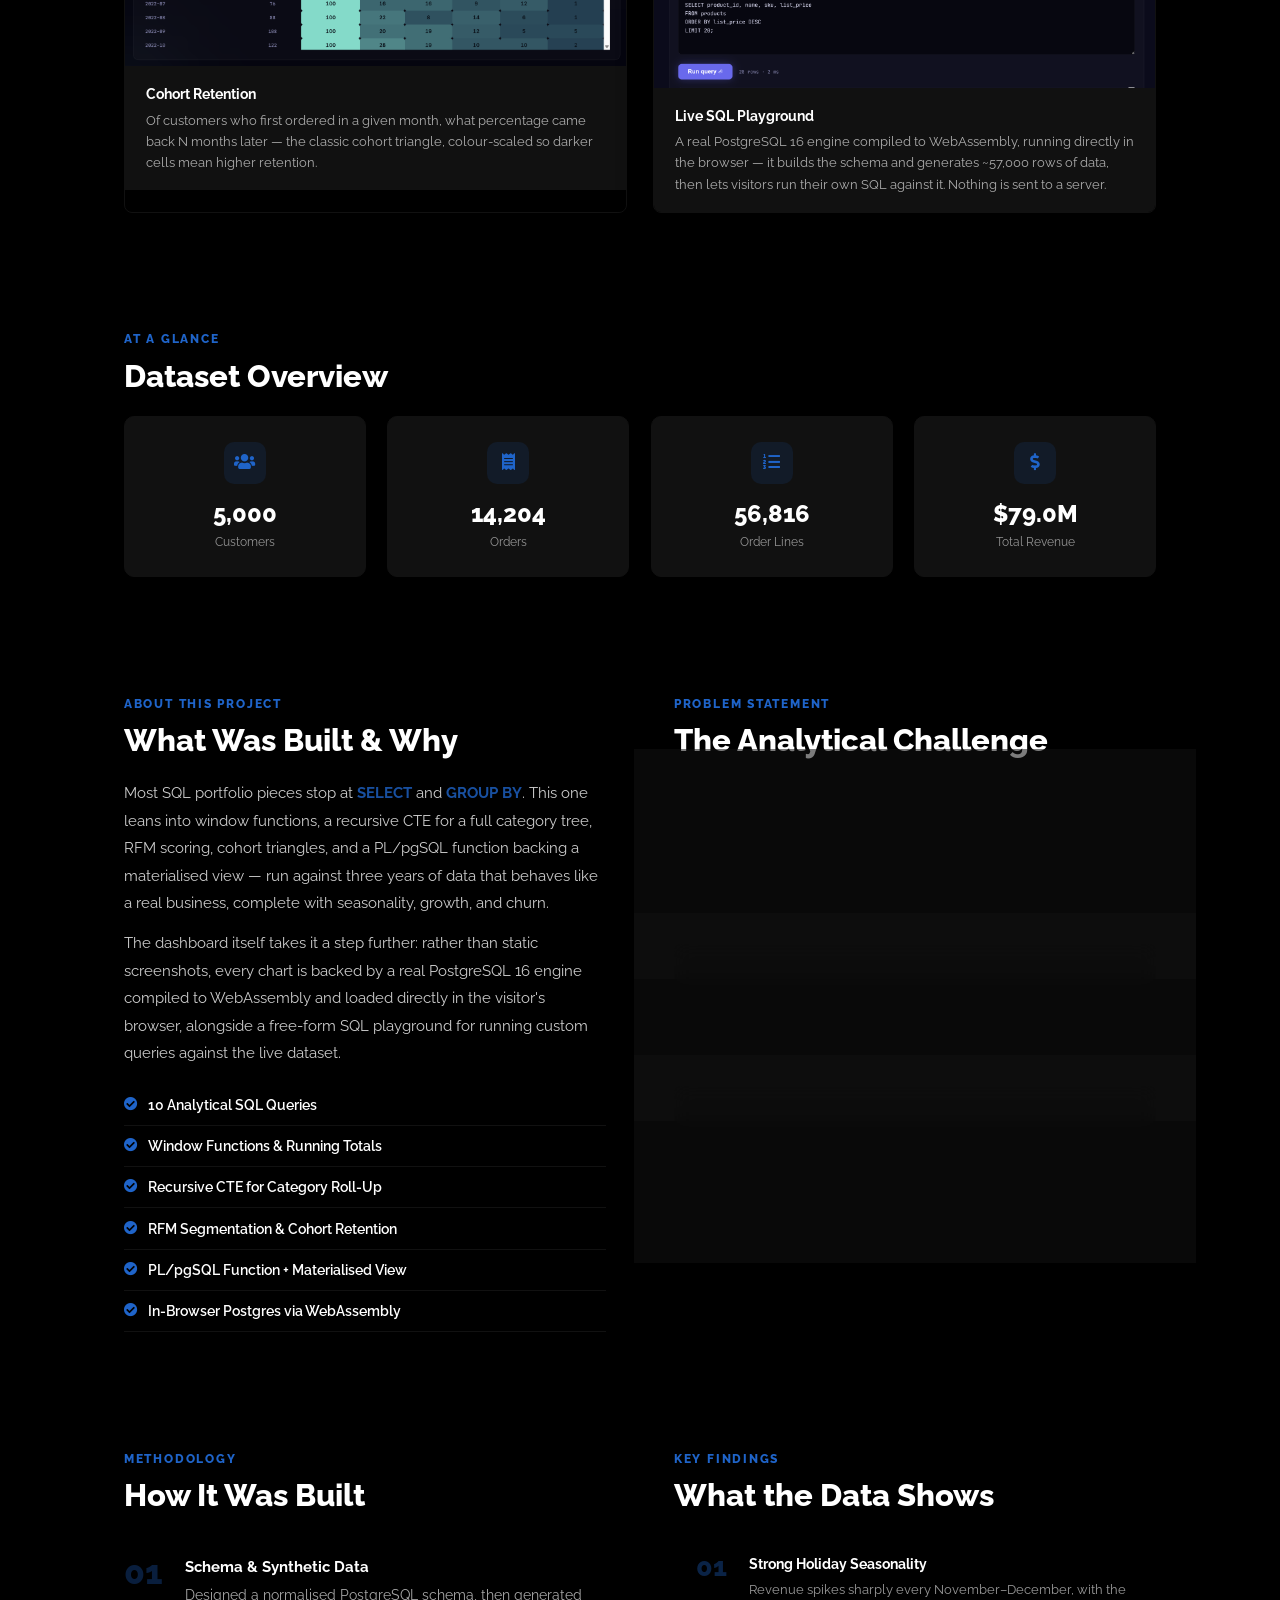
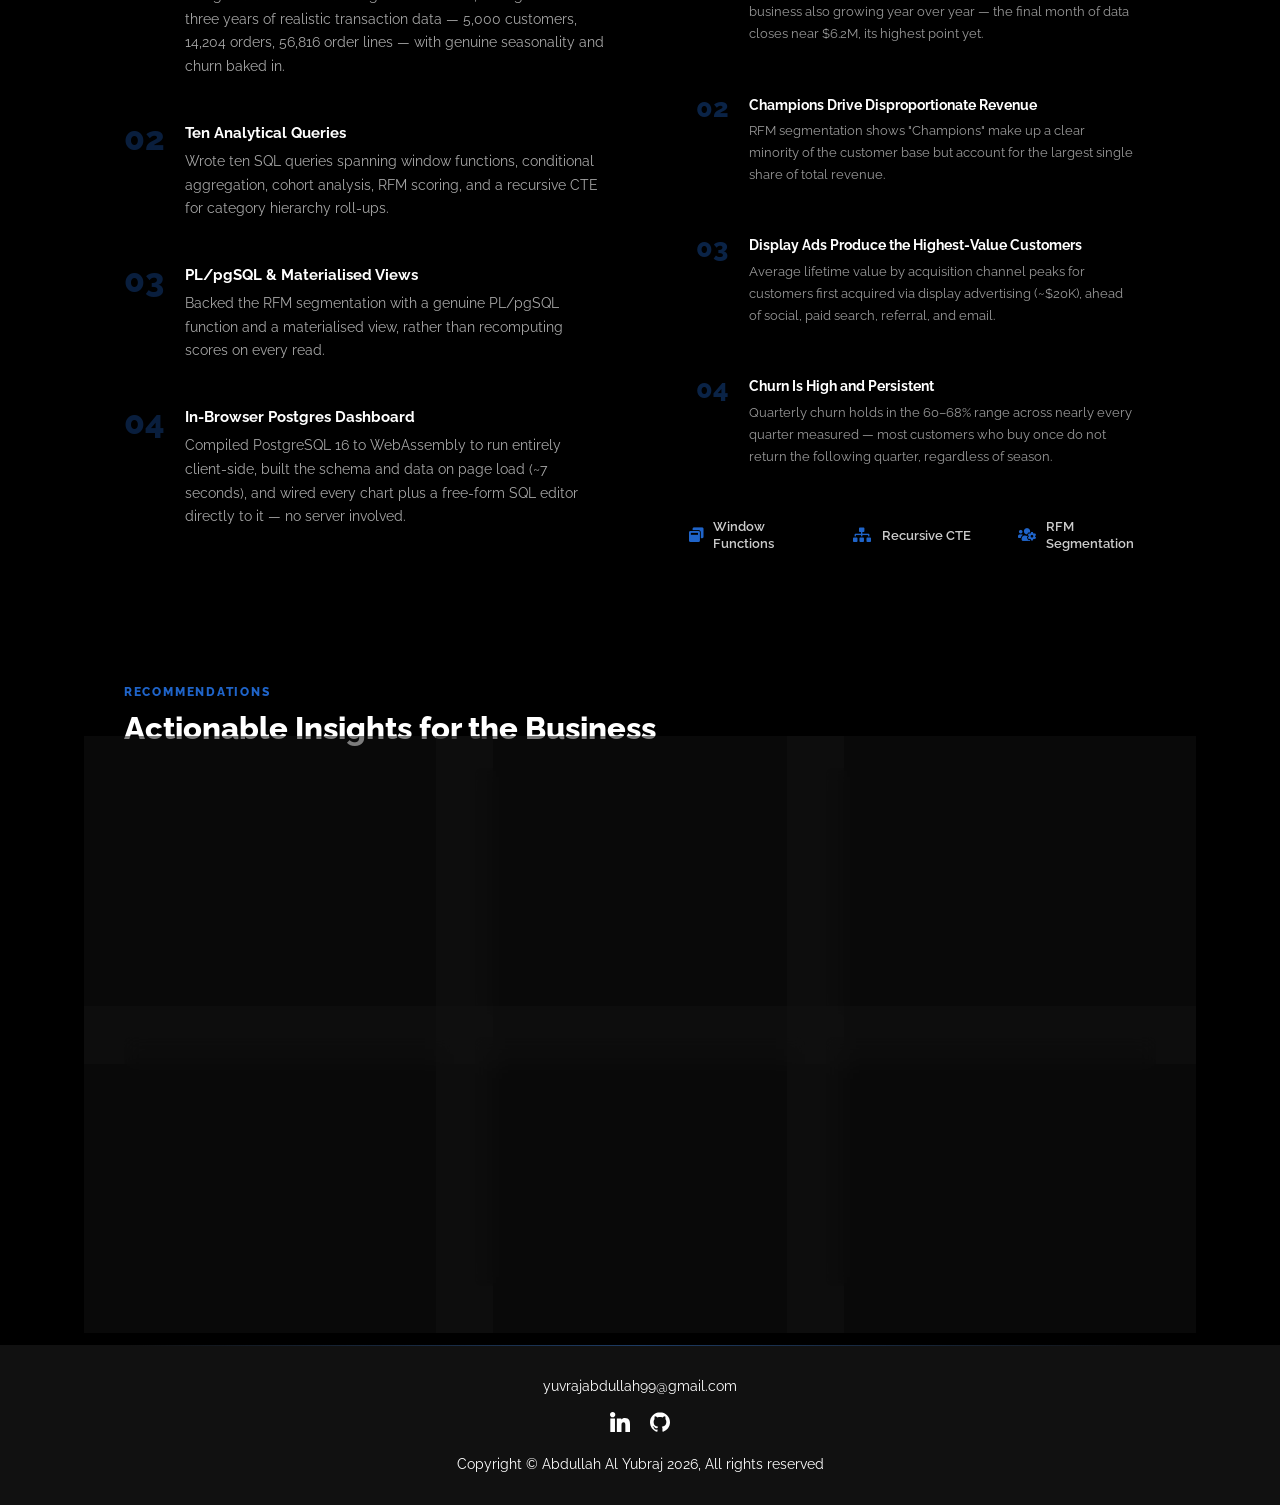
<file: project-sql-analytics.html>
<!DOCTYPE html>
<html lang="en" data-theme="dark">
  <head>
    <meta charset="UTF-8" />
    <meta name="viewport" content="width=device-width, initial-scale=1.0" />
    <title>PostgreSQL E-Commerce Analytics | Abdullah Al Yubraj</title>
    <link rel="icon" type="image/svg+xml" href="assets/favicon.svg" />
    <link rel="stylesheet" href="https://use.fontawesome.com/releases/v5.15.4/css/all.css" integrity="sha384-DyZ88mC6Up2uqS4h/KRgHuoeGwBcD4Ng9SiP4dIRy0EXTlnuz47vAwmeGwVChigm" crossorigin="anonymous" />
    <link rel="stylesheet" href="css/style.css" />
    <link rel="stylesheet" href="css/utilities.css" />
    <link rel="stylesheet" href="css/project-woolies.css" />
    <link rel="stylesheet" href="css/project-sql-analytics.css" />
    <link rel="stylesheet" href="css/enhancements.css" />
  </head>
  <body>
    <div class="page-transition page-transition--enter"></div>

    <!-- Top bar -->
    <div class="pw-topbar">
      <a href="index.html" class="back-btn transition-link"><i class="fas fa-arrow-left"></i> Back to Portfolio</a>
    </div>

    <!-- Hero -->
    <section class="pw-hero pw-light">
      <div class="pw-container">
        <div class="pw-hero__eyebrow">Project Title</div>
        <h1 class="pw-hero__title">PostgreSQL<br><span class="pw-accent">E-Commerce Analytics Dashboard</span></h1>
        <p class="pw-hero__sub">A simulated online retailer analysed end-to-end in PostgreSQL — 10 analytical SQL queries covering revenue trends, RFM segmentation, cohort retention, and customer lifetime value, rendered as a live dashboard with a real Postgres instance running entirely in the browser.</p>
        <div class="pw-hero__row">
          <div class="pw-hero__tags">
            <span class="tag">PostgreSQL</span>
            <span class="tag">Window Functions</span>
            <span class="tag">Recursive CTEs</span>
            <span class="tag">PL/pgSQL</span>
            <span class="tag">WebAssembly</span>
            <span class="tag">Data Visualisation</span>
          </div>
          <div style="display:flex; align-items:center; gap:0.75rem; flex-wrap:wrap;">
            <a href="https://yuvrajabdullah99.github.io/PostgreSQL-E-Commerce-Analytics/" target="_blank" class="btn btn-secondary" style="margin:0;">Live Dashboard <i class="fas fa-arrow-right"></i></a>
            <a href="https://github.com/yuvrajabdullah99/PostgreSQL-E-Commerce-Analytics" target="_blank" class="btn btn-primary">View Project <i class="fas fa-arrow-right"></i></a>
          </div>
        </div>
      </div>
    </section>

    <!-- Screenshots -->
    <section class="pw-section pw-light">
      <div class="pw-container">
        <span class="pw-label">Visual Analysis</span>
        <h2 class="pw-heading">What the Data Says</h2>
        <div class="pw-screenshots">
          <div class="pw-screenshot">
            <img src="assets/screenshots/sql-analytics-revenue-returns.png" alt="Monthly Revenue and Returns" loading="lazy" />
            <div class="pw-screenshot__cap">
              <strong>Monthly Revenue & Returns</strong>
              <p>Net revenue per month with returns overlaid — the November–December holiday spike is unmistakable, and the business grows year over year, closing near $6.2M in the final month of data.</p>
            </div>
          </div>
          <div class="pw-screenshot">
            <img src="assets/screenshots/sql-analytics-rfm-department.png" alt="RFM Customer Segments and Revenue by Department" loading="lazy" />
            <div class="pw-screenshot__cap">
              <strong>RFM Segments & Revenue by Department</strong>
              <p>Customers scored on Recency, Frequency, and Monetary value and bucketed into named segments — "Champions" are a fraction of buyers but drive most of the revenue. Alongside it, leaf-level sales rolled up the category tree to top-level departments via a recursive CTE.</p>
            </div>
          </div>
          <div class="pw-screenshot">
            <img src="assets/screenshots/sql-analytics-yoy-ltv.png" alt="Year-over-Year Growth and Lifetime Value by Channel" loading="lazy" />
            <div class="pw-screenshot__cap">
              <strong>YoY Growth & Lifetime Value by Channel</strong>
              <p>Revenue per category for 2022–2024, pivoted wide with conditional aggregation — Laptops and Smartwatches lead growth. Alongside it, average customer lifetime value broken out by acquisition channel, showing where marketing dollars actually pay off.</p>
            </div>
          </div>
          <div class="pw-screenshot">
            <img src="assets/screenshots/sql-analytics-pareto-churn.png" alt="Pareto Analysis and Quarterly Churn Rate" loading="lazy" />
            <div class="pw-screenshot__cap">
              <strong>Pareto Analysis & Quarterly Churn</strong>
              <p>Best-selling products by revenue with a cumulative percentage line testing the 80/20 rule, next to the share of active customers who didn't return the following quarter — churn holds fairly steady in the 60–68% range across every quarter measured.</p>
            </div>
          </div>
          <div class="pw-screenshot">
            <img src="assets/screenshots/sql-analytics-cohort-retention.png" alt="Cohort Retention Table" loading="lazy" />
            <div class="pw-screenshot__cap">
              <strong>Cohort Retention</strong>
              <p>Of customers who first ordered in a given month, what percentage came back N months later — the classic cohort triangle, colour-scaled so darker cells mean higher retention.</p>
            </div>
          </div>
          <div class="pw-screenshot">
            <img src="assets/screenshots/sql-analytics-playground.png" alt="Live In-Browser SQL Playground" loading="lazy" />
            <div class="pw-screenshot__cap">
              <strong>Live SQL Playground</strong>
              <p>A real PostgreSQL 16 engine compiled to WebAssembly, running directly in the browser — it builds the schema and generates ~57,000 rows of data, then lets visitors run their own SQL against it. Nothing is sent to a server.</p>
            </div>
          </div>
        </div>
      </div>
    </section>

    <!-- KPI Summary -->
    <section class="pw-section pw-light">
      <div class="pw-container">
        <span class="pw-label">At a Glance</span>
        <h2 class="pw-heading">Dataset Overview</h2>
        <div class="psql-kpi-grid">
          <div class="psql-kpi-card">
            <div class="psql-kpi-icon"><i class="fas fa-users"></i></div>
            <div class="psql-kpi-value">5,000</div>
            <div class="psql-kpi-label">Customers</div>
          </div>
          <div class="psql-kpi-card">
            <div class="psql-kpi-icon"><i class="fas fa-receipt"></i></div>
            <div class="psql-kpi-value">14,204</div>
            <div class="psql-kpi-label">Orders</div>
          </div>
          <div class="psql-kpi-card">
            <div class="psql-kpi-icon"><i class="fas fa-list-ol"></i></div>
            <div class="psql-kpi-value">56,816</div>
            <div class="psql-kpi-label">Order Lines</div>
          </div>
          <div class="psql-kpi-card">
            <div class="psql-kpi-icon"><i class="fas fa-dollar-sign"></i></div>
            <div class="psql-kpi-value">$79.0M</div>
            <div class="psql-kpi-label">Total Revenue</div>
          </div>
        </div>
      </div>
    </section>

    <!-- About + Problem -->
    <section class="pw-section pw-light">
      <div class="pw-container pw-two-col">
        <div>
          <span class="pw-label">About This Project</span>
          <h2 class="pw-heading">What Was Built & Why</h2>
          <p class="pw-body">Most SQL portfolio pieces stop at <em class="pw-em">SELECT</em> and <em class="pw-em">GROUP BY</em>. This one leans into window functions, a recursive CTE for a full category tree, RFM scoring, cohort triangles, and a PL/pgSQL function backing a materialised view — run against three years of data that behaves like a real business, complete with seasonality, growth, and churn.</p>
          <p class="pw-body">The dashboard itself takes it a step further: rather than static screenshots, every chart is backed by a real PostgreSQL 16 engine compiled to WebAssembly and loaded directly in the visitor's browser, alongside a free-form SQL playground for running custom queries against the live dataset.</p>
          <ul class="pw-tool-list">
            <li><i class="fas fa-check-circle"></i> 10 Analytical SQL Queries</li>
            <li><i class="fas fa-check-circle"></i> Window Functions & Running Totals</li>
            <li><i class="fas fa-check-circle"></i> Recursive CTE for Category Roll-Up</li>
            <li><i class="fas fa-check-circle"></i> RFM Segmentation & Cohort Retention</li>
            <li><i class="fas fa-check-circle"></i> PL/pgSQL Function + Materialised View</li>
            <li><i class="fas fa-check-circle"></i> In-Browser Postgres via WebAssembly</li>
          </ul>
        </div>
        <div>
          <span class="pw-label">Problem Statement</span>
          <h2 class="pw-heading">The Analytical Challenge</h2>
          <div class="pw-prob-cards">
            <div class="pw-prob-card">
              <i class="fas fa-database"></i>
              <div>
                <h3>Beyond Basic Aggregation</h3>
                <p>Simple GROUP BY queries can't answer questions like "which customers came back three months later" or "how does revenue roll up a category tree" — those need window functions and recursion.</p>
              </div>
            </div>
            <div class="pw-prob-card">
              <i class="fas fa-desktop"></i>
              <div>
                <h3>Showing the Work, Not Just the Result</h3>
                <p>A static chart doesn't prove the SQL behind it is real. Every chart on the live dashboard links back to the exact query that produced it.</p>
              </div>
            </div>
            <div class="pw-prob-card">
              <i class="fas fa-server"></i>
              <div>
                <h3>No Backend to Host or Break</h3>
                <p>A live SQL demo normally needs a hosted database and a backend to guard it. Running Postgres client-side removes that entirely.</p>
              </div>
            </div>
          </div>
        </div>
      </div>
    </section>

    <!-- Methodology + Key Findings -->
    <section class="pw-section pw-dark">
      <div class="pw-container">
        <div class="pw-mf-grid">

          <!-- Methodology -->
          <div>
            <span class="pw-label">Methodology</span>
            <h2 class="pw-heading pw-heading--white">How It Was Built</h2>
            <div class="pw-steps">
              <div class="pw-step">
                <div class="pw-step__num">01</div>
                <div>
                  <h3>Schema & Synthetic Data</h3>
                  <p>Designed a normalised PostgreSQL schema, then generated three years of realistic transaction data — 5,000 customers, 14,204 orders, 56,816 order lines — with genuine seasonality and churn baked in.</p>
                </div>
              </div>
              <div class="pw-step">
                <div class="pw-step__num">02</div>
                <div>
                  <h3>Ten Analytical Queries</h3>
                  <p>Wrote ten SQL queries spanning window functions, conditional aggregation, cohort analysis, RFM scoring, and a recursive CTE for category hierarchy roll-ups.</p>
                </div>
              </div>
              <div class="pw-step">
                <div class="pw-step__num">03</div>
                <div>
                  <h3>PL/pgSQL & Materialised Views</h3>
                  <p>Backed the RFM segmentation with a genuine PL/pgSQL function and a materialised view, rather than recomputing scores on every read.</p>
                </div>
              </div>
              <div class="pw-step">
                <div class="pw-step__num">04</div>
                <div>
                  <h3>In-Browser Postgres Dashboard</h3>
                  <p>Compiled PostgreSQL 16 to WebAssembly to run entirely client-side, built the schema and data on page load (~7 seconds), and wired every chart plus a free-form SQL editor directly to it — no server involved.</p>
                </div>
              </div>
            </div>
          </div>

          <!-- Key Findings -->
          <div>
            <span class="pw-label">Key Findings</span>
            <h2 class="pw-heading pw-heading--white">What the Data Shows</h2>
            <div class="psql-insights">
              <div class="psql-insight-card">
                <div class="psql-insight-num">01</div>
                <div class="psql-insight-body">
                  <strong>Strong Holiday Seasonality</strong>
                  <p>Revenue spikes sharply every November–December, with the business also growing year over year — the final month of data closes near $6.2M, its highest point yet.</p>
                </div>
              </div>
              <div class="psql-insight-card">
                <div class="psql-insight-num">02</div>
                <div class="psql-insight-body">
                  <strong>Champions Drive Disproportionate Revenue</strong>
                  <p>RFM segmentation shows "Champions" make up a clear minority of the customer base but account for the largest single share of total revenue.</p>
                </div>
              </div>
              <div class="psql-insight-card">
                <div class="psql-insight-num">03</div>
                <div class="psql-insight-body">
                  <strong>Display Ads Produce the Highest-Value Customers</strong>
                  <p>Average lifetime value by acquisition channel peaks for customers first acquired via display advertising (~$20K), ahead of social, paid search, referral, and email.</p>
                </div>
              </div>
              <div class="psql-insight-card">
                <div class="psql-insight-num">04</div>
                <div class="psql-insight-body">
                  <strong>Churn Is High and Persistent</strong>
                  <p>Quarterly churn holds in the 60–68% range across nearly every quarter measured — most customers who buy once do not return the following quarter, regardless of season.</p>
                </div>
              </div>
            </div>

            <div class="psql-mini-grid">
              <div class="psql-mini-card">
                <i class="fas fa-window-restore"></i>
                <span>Window Functions</span>
              </div>
              <div class="psql-mini-card">
                <i class="fas fa-sitemap"></i>
                <span>Recursive CTE</span>
              </div>
              <div class="psql-mini-card">
                <i class="fas fa-users-cog"></i>
                <span>RFM Segmentation</span>
              </div>
            </div>
          </div>

        </div>
      </div>
    </section>

    <!-- Recommendations -->
    <section class="pw-section pw-dark">
      <div class="pw-container">
        <span class="pw-label">Recommendations</span>
        <h2 class="pw-heading pw-heading--white">Actionable Insights for the Business</h2>
        <div class="pw-rec-grid">
          <div class="pw-rec-card">
            <div class="pw-rec-icon"><i class="fas fa-crown"></i></div>
            <h3>Protect the Champions Segment</h3>
            <p>Since Champions drive an outsized share of revenue from a small customer base, retention offers targeted specifically at this segment likely have the highest ROI of any lever available.</p>
          </div>
          <div class="pw-rec-card">
            <div class="pw-rec-icon"><i class="fas fa-bullhorn"></i></div>
            <h3>Shift Budget Toward Display</h3>
            <p>With display-acquired customers showing the highest average LTV, testing an increased display budget — and tracking whether that LTV edge holds at higher spend — is a natural next experiment.</p>
          </div>
          <div class="pw-rec-card">
            <div class="pw-rec-icon"><i class="fas fa-redo"></i></div>
            <h3>Target the First-Repeat-Purchase Gap</h3>
            <p>With churn consistently above 60% quarter to quarter, the biggest lever is likely getting a customer to their second purchase at all — a post-purchase win-back flow would directly attack this number.</p>
          </div>
          <div class="pw-rec-card">
            <div class="pw-rec-icon"><i class="fas fa-boxes"></i></div>
            <h3>Double Down on Growth Categories</h3>
            <p>Laptops and Smartwatches are growing fastest year over year — worth checking whether marketing spend and inventory planning already reflect that shift.</p>
          </div>
          <div class="pw-rec-card">
            <div class="pw-rec-icon"><i class="fas fa-calendar-check"></i></div>
            <h3>Plan Inventory Around the Holiday Spike</h3>
            <p>The November–December surge is large and consistent enough to justify dedicated demand planning, rather than treating it as a one-off each year.</p>
          </div>
          <div class="pw-rec-card">
            <div class="pw-rec-icon"><i class="fas fa-chart-pie"></i></div>
            <h3>Extend the Pareto Analysis</h3>
            <p>The 80/20 test on top products is a natural jumping-off point for a formal ABC inventory classification, tiering stocking and reorder rules by product importance.</p>
          </div>
        </div>
      </div>
    </section>

    <footer id="footer">
      <div class="container">
        <a href="mailto:yuvrajabdullah99@gmail.com">yuvrajabdullah99@gmail.com</a>
        <div class="social">
          <a href="https://www.linkedin.com/in/abdullah-al-yubraj-245a96209" target="_blank"><img src="./assets/linkedin-icon.svg" alt="LinkedIn" /></a>
          <a href="https://github.com/yuvrajabdullah99" target="_blank"><img src="./assets/github-icon.svg" alt="GitHub" /></a>
        </div>
        <p>Copyright &copy; Abdullah Al Yubraj <span id="datee"></span>, All rights reserved</p>
      </div>
    </footer>

    <script src="js/script.js"></script>
    <script src="js/background.js"></script>
  </body>
</html>
</file>
<file: css/style.css>
@import url(https://fonts.googleapis.com/css?family=Raleway:100,200,300,400,500,600,700,800,900);

/* Variables */
:root {
  --primary-color: #1F64C9;
  --primary-hover: #1855AD;
  --primary-active: #154A96;
  --secondary-color: #1855AD;
  --light-blue: #EAF3FF;
  --bg-tint: #F7FBFF;
  --bg-primary: #ffffff;
  --text-color: #1E293B;
  --text-color-two: #ffffff;
  --text-secondary: #64748B;
  --text-muted: #94A3B8;
  --bg-secondary: #000000;
  --card-background: #ffffff;
  --bg-secondary-two: #111111;
  --border-color: #E5EAF2;
  --divider-color: #EDF2F7;
  --shadow: 0 10px 30px rgba(15, 23, 42, 0.06);
  --shadow-hover: 0 15px 40px rgba(15, 23, 42, 0.08);

  --weight-small: 400;
  --weight-semibold: 600;
  --weight-bold: 800;

  --width-small: 600px;
  --width-medium: 1100px;
  --width-large: 1300px;
}

[data-theme="dark"] {
  --primary-color: #1F64C9;
  --primary-hover: #2F7BE0;
  --primary-active: #154A96;
  --secondary-color: #2F7BE0;
  --light-blue: rgba(31, 100, 201, 0.18);
  --bg-tint: #0B1220;
  --bg-primary: #000000;
  --text-color: #ffffff;
  --text-color-two: #222222;
  --text-secondary: #B8C2CC;
  --text-muted: #8A94A6;
  --bg-secondary: #ffffff;
  --card-background: #111111;
  --bg-secondary-two: #ffffff;
  --border-color: #22314A;
  --divider-color: #1B2536;
  --shadow: 0 2px 10px rgba(95, 95, 95, 0.2);
  --shadow-hover: 0 6px 20px rgba(31, 100, 201, 0.25);
}

html {
  font-size: 106%;
  scroll-behavior: smooth;
}

* {
  margin: 0;
  padding: 0;
  box-sizing: border-box;
}

ul {
  list-style: none;
}

a {
  text-decoration: none;
  color: var(--text-color);
}

body {
  background: var(--bg-primary);
  color: var(--text-color);
  font-family: "Raleway", sans-serif;
  line-height: 1.5;
}

/* Navbar */
.navbar {
  position: fixed;
  top: 0;
  left: 0;
  right: 0;
  z-index: 20;
  background: var(--bg-primary);
}

.navbar .container {
  display: flex;
  align-items: center;
  justify-content: space-between;
  height: 80px;
  width: 100%;
}

.navbar .nav-menu {
  display: flex;
  align-items: center;
  background: var(--bg-primary);
}

.navbar .nav-link {
  margin: 0 1rem;
  font-size: 0.8rem;
  font-weight: var(--weight-semibold);
}

.navbar .btn {
  margin-right: 1.5rem;
}

.fas.fa-arrow-right {
  margin-left: 0.5rem;
  font-size: 0.9rem;
}

/* Nav Social */
.nav-social {
  display: flex;
  align-items: center;
  gap: 1rem;
}

.nav-social a {
  color: var(--text-color);
  font-size: 1.2rem;
  transition: 0.3s ease;
}

.nav-social a:hover {
  color: var(--primary-color);
}

/* Hamburger */
.hamburger {
  margin-bottom: 0.1rem;
  display: none;
}

.bar {
  display: block;
  width: 23px;
  height: 3px;
  margin: 4px auto;
  transition: all 0.3s ease-in-out;
  border-radius: 30px;
  background-color: var(--bg-secondary);
}

/* Hero */
#hero {
  display: flex;
  flex-direction: column;
}

.profile-image {
  width: 150px;
  height: 150px;
  border-radius: 50%;
  object-fit: cover;
  object-position: center top;
  animation: bounce 1s infinite alternate;
}

@keyframes bounce {
  from { transform: translateY(0px); }
  to { transform: translateY(-10px); }
}

.division {
  width: 100%;
  height: 2px;
  background-color: var(--card-background);
  margin: 2rem 0;
}

/* Fade-in scroll animation */
.fade-up {
  opacity: 0;
  transform: translateY(30px);
  transition: opacity 0.6s ease, transform 0.6s ease;
}

.fade-up.visible {
  opacity: 1;
  transform: translateY(0);
}

/* Skills */
#skills {
  display: flex;
  flex-direction: column;
  margin: 2rem auto 5rem;
}

.skills-grid {
  display: flex;
  flex-direction: column;
  margin-top: 1rem;
}

.skill-row {
  display: grid;
  grid-template-columns: 320px 1fr;
  align-items: flex-start;
  padding: 2rem 0;
  border-top: 1px solid var(--card-background);
  gap: 1.5rem;
}

.skill-row:last-child {
  border-bottom: 1px solid var(--card-background);
}

.category-label {
  font-size: 2rem;
  font-weight: var(--weight-bold);
  text-transform: uppercase;
  color: var(--text-color);
  opacity: 0.9;
  line-height: 1.1;
  padding-top: 0.6rem;
}

.skill-icons {
  display: flex;
  flex-wrap: wrap;
  gap: 2rem;
  align-items: center;
}

.skill-icon {
  display: flex;
  align-items: center;
  gap: 0.6rem;
  transition: 0.3s ease;
}

.skill-icon:hover {
  transform: translateY(-3px);
}

.skill-icon i {
  font-size: 2.4rem;
}

.skill-icon img {
  width: 2.4rem;
  height: 2.4rem;
}

.skill-icon span {
  font-size: 1rem;
  font-weight: var(--weight-semibold);
  color: var(--text-color);
  white-space: nowrap;
}

/* Projects */
#projects {
  display: flex;
  flex-direction: column;
  margin: 2rem auto 5rem;
}

#projects .btn {
  align-self: center;
  margin: 2rem 0;
}

.project {
  display: grid;
  grid-template-columns: repeat(3, 1fr);
  grid-auto-rows: minmax(250px, auto);
  grid-gap: 0.9rem;
}

.card .project-bio p {
  font-size: 0.83rem;
}

.card .project-bio h3 {
  font-size: 0.9rem;
}

.project-info {
  display: flex;
  justify-content: space-between;
  opacity: 0;
  position: relative;
  transition: 0.5s ease-in-out;
}

.project-bio {
  display: flex;
  flex-direction: column;
  justify-content: flex-end;
  position: relative;
  top: 160px;
  left: 10px;
}

/* Timeline (Education & Experience) */
.timeline-section {
  display: flex;
  flex-direction: column;
  margin: 2rem auto;
  padding-bottom: 2rem;
}

#experience {
  margin-bottom: 5rem;
}

.timeline {
  position: relative;
  margin-top: 2rem;
  padding-left: 160px;
}

.timeline::before {
  content: "";
  position: absolute;
  left: 130px;
  top: 0;
  bottom: 0;
  width: 2px;
  background-color: var(--card-background);
}

.timeline-item {
  position: relative;
  display: flex;
  align-items: flex-start;
  margin-bottom: 3rem;
}

.timeline-item:last-child {
  margin-bottom: 0;
}

.timeline-date {
  position: absolute;
  left: -160px;
  width: 120px;
  text-align: right;
  font-size: 0.85rem;
  font-weight: var(--weight-semibold);
  color: var(--text-color);
  opacity: 0.5;
  padding-top: 0.2rem;
}

.timeline-dot {
  position: absolute;
  left: -34px;
  top: 0.3rem;
  width: 14px;
  height: 14px;
  border-radius: 50%;
  background-color: var(--primary-color);
  border: 2px solid var(--bg-primary);
  box-shadow: 0 0 0 2px var(--primary-color);
  flex-shrink: 0;
  animation: pulse 2s infinite;
}

@keyframes pulse {
  0% { box-shadow: 0 0 0 2px var(--primary-color); }
  50% { box-shadow: 0 0 0 6px rgba(31, 100, 201, 0.2); }
  100% { box-shadow: 0 0 0 2px var(--primary-color); }
}

.timeline-content {
  flex: 1;
  padding: 2rem;
  border-radius: 14px;
}

.timeline-content h3 {
  font-size: 1.3rem;
  font-weight: var(--weight-bold);
  color: var(--text-color);
  margin-bottom: 0.3rem;
}

.timeline-place {
  font-size: 0.9rem;
  color: var(--text-color);
  opacity: 0.6;
}

/* Footer */
#footer {
  background: #111111;
}

#footer .container {
  display: flex;
  flex-direction: column;
  align-items: center;
  justify-content: center;
  color: #ffffff;
  min-height: 160px;
  text-align: center;
}

#footer a {
  font-size: 0.8rem;
  color: #fff;
}

#footer a:hover {
  opacity: 0.6;
}

#footer .social {
  margin: 0.9rem 0;
}

#footer .social img {
  width: 20px;
  height: 20px;
}

#footer .social a {
  margin: 0 0.5rem;
}

#footer p {
  font-size: 0.8rem;
}

/* Responsive */
@media (max-width: 1000px) {
  .project {
    grid-template-columns: repeat(2, 1fr);
  }
}

@media (max-width: 768px) {
  .skill-row {
    grid-template-columns: 1fr;
    gap: 1rem;
    padding: 2rem 0;
  }

  .category-label {
    font-size: 1.4rem;
    white-space: normal;
  }

  .skill-icons {
    gap: 1.5rem;
  }

  .timeline {
    padding-left: 100px;
  }

  .timeline::before {
    left: 75px;
  }

  .timeline-date {
    left: -100px;
    width: 65px;
    font-size: 0.72rem;
  }

  .timeline-dot {
    left: -29px;
  }
}

@media (max-width: 670px) {
  .navbar .nav-menu {
    position: fixed;
    right: -100vw;
    top: 4.5rem;
    flex-direction: column;
    width: calc(80% - 10px);
    transition: 0.3s;
    box-shadow: var(--shadow);
    padding: 2rem;
    border-radius: 5px;
    align-items: flex-start;
  }

  .navbar .btn {
    margin: 0;
    margin-top: 1rem;
  }

  .nav-menu.active {
    right: 20px;
  }

  .nav-menu .nav-link {
    font-size: 0.9rem;
    margin: 0 0.2rem;
  }

  .nav-menu li {
    margin-bottom: 0.5rem;
    width: 100%;
  }

  .nav-menu .btn {
    width: 100%;
    text-align: center;
    margin-top: 0.5rem;
  }

  .hamburger {
    display: block;
    cursor: pointer;
    padding: 0.2rem 0.4rem;
  }

  .hamburger.active {
    border: 1px dotted gray;
  }

  .hamburger.active .bar:nth-child(2) {
    opacity: 0;
  }

  .hamburger.active .bar:nth-child(1) {
    transform: translateY(6px) rotate(45deg);
  }

  .hamburger.active .bar:nth-child(3) {
    transform: translateY(-8px) rotate(-45deg);
  }
}

@media (max-width: 600px) {
  .project {
    grid-template-columns: 1fr;
  }

  .header-container .btn {
    border-radius: 5px;
    width: 80%;
  }
}

@media (max-width: 480px) {
  .timeline {
    padding-left: 0;
    padding-top: 1rem;
  }

  .timeline::before {
    left: 6px;
    top: 0;
  }

  .timeline-date {
    position: static;
    width: auto;
    text-align: left;
    margin-bottom: 0.2rem;
  }

  .timeline-dot {
    position: static;
    margin-right: 1rem;
    margin-top: 0.3rem;
    flex-shrink: 0;
  }

  .timeline-item {
    flex-direction: column;
    padding-left: 1.5rem;
  }

  .timeline-content {
    padding: 1.5rem;
  }
}
/* ── Page transition overlay ── */
.page-transition {
  position: fixed;
  top: 0; left: 0;
  width: 100%; height: 100%;
  background: var(--primary-color);
  z-index: 9999;
  transform: translateX(-100%);
  pointer-events: none;
}

.page-transition.is-leaving {
  animation: transitionOut 0.5s cubic-bezier(0.77, 0, 0.18, 1) forwards;
}

.page-transition--enter {
  animation: transitionIn 0.5s cubic-bezier(0.77, 0, 0.18, 1) forwards;
}

@keyframes transitionOut {
  0%   { transform: translateX(-100%); }
  100% { transform: translateX(0%); }
}

@keyframes transitionIn {
  0%   { transform: translateX(0%); }
  100% { transform: translateX(100%); }
}

/* ── Experience Section ── */
.exp-timeline {
  position: relative;
  margin-top: 2.5rem;
  padding-left: 230px;
}

.exp-timeline::before {
  content: "";
  position: absolute;
  left: 190px;
  top: 0;
  bottom: 0;
  width: 2px;
  background: var(--border-color);
}

.exp-entry {
  position: relative;
  display: flex;
  align-items: flex-start;
  margin-bottom: 3rem;
}

.exp-entry:last-child { margin-bottom: 0; }

.exp-date-col {
  position: absolute;
  left: -230px;
  width: 150px;
  text-align: right;
  padding-top: 1.8rem;
}

.exp-date { font-size: 0.85rem; font-weight: 700; color: var(--primary-color); }
.exp-location { font-size: 0.8rem; color: var(--text-secondary); margin-top: 0.25rem; }

.exp-dot {
  position: absolute;
  left: -46px;
  top: 2rem;
  width: 14px;
  height: 14px;
  border-radius: 50%;
  background-color: var(--primary-color);
  border: 2px solid var(--bg-primary);
  box-shadow: 0 0 0 2px var(--primary-color);
  flex-shrink: 0;
  animation: pulse 2s infinite;
}

.exp-card {
  flex: 1;
  background: var(--card-background);
  border: 1px solid var(--border-color);
  border-radius: 14px;
  padding: 2rem;
  box-shadow: var(--shadow);
  transition: box-shadow 0.3s ease;
}

.exp-card:hover { box-shadow: var(--shadow-hover); }

.exp-card__top {
  display: flex;
  justify-content: space-between;
  align-items: flex-start;
  gap: 1rem;
  flex-wrap: wrap;
}

.exp-role { font-size: 1.3rem; font-weight: 800; color: var(--text-color); margin-bottom: 0.2rem; }
.exp-company { font-size: 1rem; font-weight: 600; color: var(--primary-color); }

.exp-badge {
  font-size: 0.7rem;
  font-weight: 700;
  text-transform: uppercase;
  letter-spacing: 0.03em;
  color: var(--primary-color);
  background: var(--light-blue);
  border: 1px solid var(--primary-color);
  padding: 0.35rem 0.8rem;
  border-radius: 20px;
  white-space: nowrap;
}

.exp-desc { margin-top: 0.9rem; color: var(--text-secondary); font-size: 0.92rem; line-height: 1.6; }

.exp-kpi-grid {
  display: grid;
  grid-template-columns: repeat(auto-fit, minmax(150px, 1fr));
  gap: 1rem;
  margin-top: 1.5rem;
}

.exp-kpi {
  display: flex;
  align-items: center;
  gap: 0.9rem;
  background: var(--bg-tint);
  border: 1px solid var(--border-color);
  border-radius: 10px;
  padding: 1rem;
}

.exp-kpi__icon {
  width: 38px;
  height: 38px;
  border-radius: 50%;
  background: var(--light-blue);
  display: flex;
  align-items: center;
  justify-content: center;
  flex-shrink: 0;
}

.exp-kpi__icon i { color: var(--primary-color); font-size: 0.95rem; }
.exp-kpi__num { font-size: 1.15rem; font-weight: 800; color: var(--primary-active); line-height: 1.1; }
.exp-kpi__label { font-size: 0.75rem; color: var(--text-secondary); margin-top: 0.15rem; }

.exp-divider { height: 1px; background: var(--divider-color); margin: 1.7rem 0 1.3rem; }

.exp-subheading {
  display: flex;
  align-items: center;
  gap: 0.5rem;
  font-size: 0.95rem;
  font-weight: 700;
  color: var(--text-color);
  text-transform: uppercase;
  letter-spacing: 0.03em;
  margin-bottom: 0.9rem;
}

.exp-subheading i { color: var(--primary-color); }

.exp-contrib-list { display: flex; flex-direction: column; gap: 0.6rem; }

.exp-contrib-list li {
  position: relative;
  padding-left: 1.1rem;
  font-size: 0.9rem;
  color: var(--text-secondary);
  line-height: 1.55;
}

.exp-contrib-list li::before {
  content: "";
  position: absolute;
  left: 0;
  top: 0.55rem;
  width: 5px;
  height: 5px;
  border-radius: 50%;
  background: var(--primary-color);
}

.exp-contrib-list li strong { color: var(--text-color); font-weight: 600; }

.exp-tech-list { display: flex; flex-wrap: wrap; gap: 0.6rem; margin-top: 1.5rem; }

.exp-tech {
  font-size: 0.78rem;
  font-weight: 600;
  color: var(--text-secondary);
  background: var(--bg-primary);
  border: 1px solid var(--border-color);
  padding: 0.4rem 0.85rem;
  border-radius: 20px;
  transition: 0.25s ease;
}

.exp-tech:hover {
  background: var(--light-blue);
  border-color: var(--primary-color);
  color: var(--primary-color);
}

/* Responsive */
@media (max-width: 768px) {
  .exp-timeline { padding-left: 140px; }
  .exp-timeline::before { left: 105px; }
  .exp-date-col { left: -140px; width: 75px; }
  .exp-dot { left: -41px; }
  .exp-card { padding: 1.5rem; }
}

@media (max-width: 480px) {
  .exp-timeline { padding-left: 0; padding-top: 1rem; }
  .exp-timeline::before { left: 6px; top: 0; }
  .exp-date-col { position: static; width: auto; text-align: left; padding-top: 0; margin-bottom: 0.4rem; }
  .exp-dot { position: static; margin-right: 1rem; margin-top: 0.3rem; flex-shrink: 0; }
  .exp-entry { flex-direction: column; padding-left: 1.5rem; }
  .exp-card { padding: 1.25rem; }
  .exp-kpi-grid { grid-template-columns: 1fr; }
}
</file>
<file: css/utilities.css>
.container {
  max-width: var(--width-medium);
  margin: 0 auto;
  padding: 1rem 2rem;
}

/* Highlight */
.highlight {
  color: var(--primary-color);
  font-weight: var(--weight-bold);
}

/* Buttons */
.btn {
  display: inline-block;
  padding: 0.75rem 1.9rem;
  border-radius: 30px;
  text-transform: uppercase;
  font-size: 0.82rem;
  border: 2px solid transparent;
  transition: 0.3s;
}

.btn-primary {
  background: var(--primary-color);
  color: #ffffff;
}

.btn-secondary:hover {
  color: #fff;
}

.btn-secondary {
  margin: 5px 0;
  background-color: transparent;
  color: var(--primary-color);
  border-color: var(--primary-color);
  position: relative;
  overflow: hidden;
  z-index: 0;
  transition: color 0.35s ease, border-color 0.35s ease;
}

.btn-secondary::before {
  content: '';
  position: absolute;
  inset: 0;
  background: var(--primary-color);
  transform: scaleX(0);
  transform-origin: left;
  transition: transform 0.35s cubic-bezier(0.77, 0, 0.18, 1);
  z-index: -1;
}

.btn-secondary:hover::before {
  transform: scaleX(1);
}

.btn-secondary:hover {
  color: #fff;
}

/* Dark mode toggle */
#switch {
  display: none;
}

.toggle-icons {
  display: flex;
  justify-content: space-between;
  align-items: center;
  cursor: pointer;
}

.toggle-icons > img {
  transition: 0.6s cubic-bezier(0.23, 1, 0.32, 1);
  width: 30px;
}

.moon {
  transform: rotate(10deg);
}

#switch:checked + .toggle-icons .moon {
  transform: rotate(250deg);
}

#switch:checked + .toggle-icons .sun {
  transform: rotate(100deg);
}

/* Header */
.header-container {
  display: flex;
  flex-direction: column;
  align-items: center;
  justify-content: center;
  min-height: 100vh;
  padding: 80px 1rem 2rem;
  margin-top: 0;
}

.header-container > div {
  margin-top: 1rem;
}

.content-text {
  text-align: center;
  margin: 1.5rem 0;
}

.content-text h2 {
  font-size: 3.5rem;
  line-height: 1.2;
  transition: 0.2s ease-in-out;
}

.content-text p {
  padding: 0.5rem;
  margin: 0 auto;
  max-width: 700px;
}

/* Typing cursor */
.typing-cursor {
  display: inline-block;
  width: 3px;
  height: 1em;
  background-color: var(--primary-color);
  margin-left: 4px;
  vertical-align: middle;
  animation: blink 0.8s step-end infinite;
}

@keyframes blink {
  0%, 100% { opacity: 1; }
  50% { opacity: 0; }
}

/* Project cards */
.card {
  padding: 1rem;
  background: var(--card-background);
  color: #ffffff;
  border-radius: 5px;
  transition: 0.4s ease-in-out;
  cursor: pointer;
}

.card a {
  color: #ffffff;
  transition: 0.25s ease-in-out;
  font-size: 1.1rem;
  margin-right: 0.3rem;
}

.card a:hover {
  color: var(--primary-color);
}

.card:hover {
  box-shadow: inset 0 100px 1000px 10px rgba(0, 0, 0, 0.8);
}

.card:hover .project-info {
  opacity: 1;
}

.card:nth-child(1) { background: #27272f url(../assets/screenshots/retail-intel-kpis.png) center 20%/cover; }
.card:nth-child(2) { background: #05050f url(../assets/screenshots/sql-analytics-hero.png) center 15%/cover; }
.card:nth-child(3) { background: #e0e0e0 url(../assets/project/kmart-logo.png) center center/cover; }
.card:nth-child(4) { background: #ed6a02 url(../assets/project/edr-logo.jpg) center center/cover; }
.card:nth-child(5) { background: #2d603a url(../assets/project/woolworths-darkstore-logo.png) center center/cover; }
.card:nth-child(6) { background: #00a7b0 url(../assets/project/blackmores-logo.jpg) center center/cover; }
.card:nth-child(7) { background: #000000 url(../assets/project/netflix-logo.png) center center/cover; }

/* Responsive */
@media (max-width: 768px) {
  .header-container {
    text-align: center;
  }

  .content-text h2 {
    font-size: 2.5rem;
  }
}
</file>
<file: css/project-woolies.css>
/* ============================================
   Project Woolies — scoped styles
   ============================================ */

/* Top bar */
.pw-topbar {
  position: fixed;
  top: 0; left: 0; right: 0;
  z-index: 100;
  height: 60px;
  display: flex;
  align-items: center;
  justify-content: space-between;
  padding: 0 2rem;
  background: var(--bg-primary);
  border-bottom: 1px solid var(--card-background);
}

.back-btn {
  display: inline-flex;
  align-items: center;
  gap: 0.5rem;
  font-size: 0.78rem;
  font-weight: 700;
  color: var(--text-color);
  padding: 0.4rem 1rem;
  border-radius: 30px;
  border: 1.5px solid var(--card-background);
  transition: 0.25s ease;
}

.back-btn:hover {
  background: var(--primary-color);
  color: #fff;
  border-color: var(--primary-color);
}

/* Section backgrounds — alternate between primary and card */
.pw-light { background: var(--bg-primary); }
.pw-dark  { background: var(--card-background); }

[data-theme="dark"] .pw-light { background: transparent; }
[data-theme="dark"] .pw-dark  { background: transparent; }

.pw-section { padding: 3.5rem 0; }

.pw-container {
  max-width: var(--width-medium);
  margin: 0 auto;
  padding: 0 2rem;
}

/* Labels & headings */
.pw-label {
  display: block;
  font-size: 0.7rem;
  font-weight: 800;
  letter-spacing: 0.15em;
  text-transform: uppercase;
  color: var(--primary-color);
  margin-bottom: 0.5rem;
}

.pw-heading {
  font-size: 1.8rem;
  font-weight: 800;
  line-height: 1.2;
  color: var(--text-color);
  margin-bottom: 1.25rem;
}

/* Hero */
.pw-hero { padding: 5.5rem 0 2.5rem; }

.pw-hero__eyebrow {
  font-size: 0.72rem;
  font-weight: 700;
  letter-spacing: 0.2em;
  text-transform: uppercase;
  color: var(--primary-color);
  margin-bottom: 1rem;
}

.pw-hero__title {
  font-size: clamp(2rem, 4vw, 3.2rem);
  font-weight: 800;
  line-height: 1.15;
  color: var(--text-color);
  margin-bottom: 1rem;
}

.pw-accent { color: var(--primary-color); }

.pw-hero__sub {
  font-size: 1rem;
  color: var(--text-color);
  opacity: 0.7;
  max-width: 580px;
  line-height: 1.7;
  margin-bottom: 1.5rem;
}

.pw-hero__row {
  display: flex;
  align-items: center;
  gap: 1.5rem;
  flex-wrap: wrap;
}

.pw-hero__tags {
  display: flex;
  flex-wrap: wrap;
  gap: 0.5rem;
}

.tag {
  font-size: 0.68rem;
  font-weight: 700;
  letter-spacing: 0.05em;
  text-transform: uppercase;
  padding: 0.3rem 0.8rem;
  border-radius: 30px;
  border: 1.5px solid var(--primary-color);
  color: var(--text-color);
}

/* Two column layout */
.pw-two-col {
  display: grid;
  grid-template-columns: 1fr 1fr;
  gap: 4rem;
  align-items: start;
}

.pw-body {
  font-size: 0.9rem;
  color: var(--text-color);
  opacity: 0.8;
  line-height: 1.8;
  margin-bottom: 0.75rem;
}

.pw-em { color: var(--primary-color); font-style: normal; font-weight: 700; }

.pw-tool-list {
  margin-top: 1rem;
  display: flex;
  flex-direction: column;
}

.pw-tool-list li {
  display: flex;
  align-items: center;
  gap: 0.6rem;
  padding: 0.55rem 0;
  border-bottom: 1px solid var(--card-background);
  font-size: 0.85rem;
  font-weight: 600;
  color: var(--text-color);
}

.pw-tool-list li i { color: var(--primary-color); font-size: 0.8rem; }

/* Problem cards */
.pw-prob-cards { display: flex; flex-direction: column; gap: 0.75rem; }

.pw-prob-card {
  display: flex;
  gap: 1rem;
  align-items: flex-start;
  padding: 1rem;
  border-radius: 8px;
  border: 1.5px solid var(--card-background);
  background: var(--bg-primary);
  transition: border-color 0.3s;
}

.pw-prob-card:hover { border-color: var(--primary-color); }

.pw-prob-card > i {
  color: var(--primary-color);
  font-size: 1.1rem;
  margin-top: 0.2rem;
  flex-shrink: 0;
}

.pw-prob-card h3 {
  font-size: 0.88rem;
  font-weight: 700;
  color: var(--text-color);
  margin-bottom: 0.25rem;
}

.pw-prob-card p {
  font-size: 0.82rem;
  color: var(--text-color);
  opacity: 0.7;
  line-height: 1.6;
}

/* Methodology + Findings grid */
.pw-mf-grid {
  display: grid;
  grid-template-columns: 1fr 1fr;
  gap: 4rem;
  align-items: start;
}

/* Steps */
.pw-steps { display: flex; flex-direction: column; }

.pw-step {
  display: flex;
  gap: 1.25rem;
  padding: 1.25rem 0;
  border-bottom: 1px solid var(--bg-primary);
}

.pw-step:last-child { border-bottom: none; }

.pw-step__num {
  font-size: 2rem;
  font-weight: 800;
  color: var(--primary-color);
  opacity: 0.3;
  line-height: 1;
  flex-shrink: 0;
  width: 40px;
}

.pw-step h3 {
  font-size: 0.9rem;
  font-weight: 700;
  color: var(--text-color);
  margin-bottom: 0.3rem;
}

.pw-step p {
  font-size: 0.82rem;
  color: var(--text-color);
  opacity: 0.65;
  line-height: 1.7;
}

/* Correlation pairs */
.pw-pairs { display: flex; flex-direction: column; gap: 0.6rem; margin-bottom: 1.5rem; }

.pw-pair {
  display: grid;
  grid-template-columns: 24px 1fr auto;
  align-items: center;
  gap: 1rem;
  padding: 0.7rem 1rem;
  border-radius: 6px;
  background: var(--bg-primary);
  border: 1px solid var(--bg-primary);
  transition: border-color 0.3s;
}

.pw-pair:hover { border-color: var(--primary-color); }

.pw-pair__rank {
  font-size: 1rem;
  font-weight: 800;
  color: var(--primary-color);
  opacity: 0.5;
  text-align: center;
}

.pw-pair__info { display: flex; flex-direction: column; }
.pw-pair__info strong { font-size: 0.82rem; color: var(--text-color); }
.pw-pair__info span  { font-size: 0.72rem; color: var(--text-color); opacity: 0.5; }

.pw-pair__bar-wrap {
  display: flex;
  align-items: center;
  gap: 0.6rem;
  min-width: 120px;
}

.pw-pair__bar {
  flex: 1;
  height: 5px;
  border-radius: 3px;
  background: var(--card-background);
  position: relative;
  overflow: hidden;
}

.pw-pair__bar::after {
  content: '';
  position: absolute;
  left: 0; top: 0; bottom: 0;
  width: var(--w);
  border-radius: 3px;
  background: var(--primary-color);
}

.pw-pair__score {
  font-size: 0.85rem;
  font-weight: 800;
  color: var(--primary-color);
  min-width: 35px;
  text-align: right;
}

/* Heatmap */
.pw-heatmap-note {
  font-size: 0.72rem;
  color: var(--text-color);
  opacity: 0.5;
  margin-bottom: 0.75rem;
}

.pw-heatmap-scroll { overflow-x: auto; }

.pw-heatmap {
  border-collapse: collapse;
  font-size: 0.72rem;
  width: 100%;
}

.pw-heatmap th, .pw-heatmap td {
  padding: 0.4rem 0.5rem;
  text-align: center;
  border: 1px solid var(--bg-primary);
  white-space: nowrap;
}

.pw-heatmap th {
  font-weight: 700;
  font-size: 0.65rem;
  text-transform: uppercase;
  color: var(--text-color);
  opacity: 0.5;
  background: var(--bg-primary);
}

.hl  { text-align:left !important; font-weight:700; color:var(--text-color) !important; background:var(--bg-primary) !important; }
.hs  { background:rgba(255,205,66,0.25); color:var(--text-color); font-weight:700; }
.hm5 { background:rgba(34,197,94,0.55); color:#fff; font-weight:700; }
.hm4 { background:rgba(34,197,94,0.40); color:#fff; font-weight:700; }
.hm3 { background:rgba(34,197,94,0.28); color:#fff; }
.hm2 { background:rgba(34,197,94,0.18); color:var(--text-color); }
.hm1 { background:rgba(34,197,94,0.10); color:var(--text-color); }
.hz  { background:transparent; color:var(--text-color); opacity:0.4; }
.hr  { background:rgba(239,68,68,0.15); color:#b92828; }
.hn  { background:transparent; color:var(--text-color); opacity:0.15; }

/* Screenshots */
.pw-screenshots {
  display: grid;
  grid-template-columns: 1fr 1fr;
  gap: 1.5rem;
}

.pw-screenshot {
  border-radius: 8px;
  overflow: hidden;
  border: 1.5px solid var(--card-background);
  transition: border-color 0.3s, box-shadow 0.3s;
}

.pw-screenshot:hover {
  border-color: var(--primary-color);
  box-shadow: 0 6px 24px rgba(31, 100, 201, 0.1);
}

.pw-screenshot img { width: 100%; display: block; }

.pw-screenshot__cap {
  padding: 1rem 1.25rem;
  background: var(--card-background);
}

.pw-screenshot__cap strong {
  display: block;
  font-size: 0.85rem;
  font-weight: 700;
  color: var(--text-color);
  margin-bottom: 0.3rem;
}

.pw-screenshot__cap p {
  font-size: 0.78rem;
  color: var(--text-color);
  opacity: 0.65;
  line-height: 1.6;
}

/* Recommendation cards */
.pw-rec-grid {
  display: grid;
  grid-template-columns: repeat(3, 1fr);
  gap: 1.25rem;
  margin-top: 1rem;
}

.pw-rec-card {
  background: var(--bg-primary);
  border: 1.5px solid var(--bg-primary);
  border-radius: 8px;
  padding: 1.5rem 1.25rem;
  transition: border-color 0.3s, transform 0.3s;
}

.pw-rec-card:hover {
  border-color: var(--primary-color);
  transform: translateY(-3px);
}

.pw-rec-icon {
  width: 36px; height: 36px;
  background: rgba(31,100,201,0.12);
  border-radius: 7px;
  display: flex;
  align-items: center;
  justify-content: center;
  margin-bottom: 1rem;
}

.pw-rec-icon i { color: var(--primary-color); font-size: 0.9rem; }

.pw-rec-card h3 {
  font-size: 0.88rem;
  font-weight: 700;
  color: var(--text-color);
  margin-bottom: 0.5rem;
}

.pw-rec-card p {
  font-size: 0.8rem;
  color: var(--text-color);
  opacity: 0.65;
  line-height: 1.65;
}

/* Responsive */
@media (max-width: 900px) {
  .pw-two-col { grid-template-columns: 1fr; gap: 2.5rem; }
  .pw-mf-grid { grid-template-columns: 1fr; gap: 2.5rem; }
  .pw-screenshots { grid-template-columns: 1fr; }
  .pw-rec-grid { grid-template-columns: 1fr 1fr; }
}

@media (max-width: 600px) {
  .pw-hero { padding: 4.5rem 0 2rem; }
  .pw-section { padding: 2.5rem 0; }
  .pw-container { padding: 0 1.25rem; }
  .pw-heading { font-size: 1.5rem; }
  .pw-hero__title { font-size: 1.8rem; }
  .pw-rec-grid { grid-template-columns: 1fr; }
  .pw-hero__row { flex-direction: column; align-items: flex-start; }
  .pw-topbar { padding: 0 1rem; }
}
</file>
<file: css/project-blackmores.css>
/* ============================================
   Project Blackmores — scoped styles
   Inherits all .pw-* base classes from project-woolies.css
   ============================================ */

.pw-heading--white { color: var(--text-color); }

/* KPI cards */
.pbm-kpi-grid {
  display: grid;
  grid-template-columns: repeat(4, 1fr);
  gap: 1.25rem;
  margin-top: 1rem;
}

.pbm-kpi-card {
  background: var(--card-background);
  border: 1.5px solid var(--card-background);
  border-radius: 10px;
  padding: 1.5rem 1.25rem;
  text-align: center;
  transition: border-color 0.3s, transform 0.3s;
}

.pbm-kpi-card:hover {
  border-color: var(--primary-color);
  transform: translateY(-3px);
}

.pbm-kpi-icon {
  width: 42px;
  height: 42px;
  background: rgba(31,100,201,0.12);
  border-radius: 10px;
  display: flex;
  align-items: center;
  justify-content: center;
  margin: 0 auto 1rem;
}

.pbm-kpi-icon i { color: var(--primary-color); font-size: 1rem; }

.pbm-kpi-value {
  font-size: 1.4rem;
  font-weight: 800;
  color: var(--text-color);
  line-height: 1.1;
  margin-bottom: 0.4rem;
}

.pbm-kpi-label {
  font-size: 0.72rem;
  color: var(--text-color);
  opacity: 0.55;
  line-height: 1.4;
}

/* Key Findings insight cards */
.pbm-insights {
  display: flex;
  flex-direction: column;
  gap: 0.75rem;
}

.pbm-insight-card {
  display: flex;
  gap: 1rem;
  align-items: flex-start;
  padding: 1rem 1.25rem;
  border-radius: 8px;
  background: var(--bg-primary);
  border: 1px solid var(--bg-primary);
  transition: border-color 0.3s;
}

.pbm-insight-card:hover { border-color: var(--primary-color); }

.pbm-insight-num {
  font-size: 1.6rem;
  font-weight: 800;
  color: var(--primary-color);
  opacity: 0.35;
  line-height: 1;
  flex-shrink: 0;
  width: 36px;
}

.pbm-insight-body strong {
  display: block;
  font-size: 0.85rem;
  font-weight: 700;
  color: var(--text-color);
  margin-bottom: 0.3rem;
}

.pbm-insight-body p {
  font-size: 0.78rem;
  color: var(--text-color);
  opacity: 0.6;
  line-height: 1.65;
}

/* Worksheet / dimension tags */
.pbm-mini-grid {
  display: grid;
  grid-template-columns: repeat(3, 1fr);
  gap: 0.6rem;
  margin-top: 1.25rem;
}

.pbm-mini-card {
  display: flex;
  align-items: center;
  gap: 0.6rem;
  padding: 0.7rem 0.85rem;
  border-radius: 8px;
  background: var(--bg-primary);
  border: 1px solid var(--bg-primary);
  transition: border-color 0.3s;
}

.pbm-mini-card:hover { border-color: var(--primary-color); }

.pbm-mini-card i {
  color: var(--primary-color);
  font-size: 0.85rem;
  flex-shrink: 0;
}

.pbm-mini-card span {
  font-size: 0.74rem;
  font-weight: 600;
  color: var(--text-color);
  opacity: 0.8;
  line-height: 1.3;
}

/* Responsive */
@media (max-width: 900px) {
  .pbm-kpi-grid { grid-template-columns: repeat(2, 1fr); }
  .pbm-mini-grid { grid-template-columns: repeat(2, 1fr); }
}

@media (max-width: 600px) {
  .pbm-kpi-grid { grid-template-columns: 1fr 1fr; gap: 0.75rem; }
  .pbm-kpi-value { font-size: 1.1rem; }
  .pbm-mini-grid { grid-template-columns: 1fr; }
}
</file>
<file: css/enhancements.css>
/* ============================================
   Visual depth enhancements — dark mode only
   Loaded on every page after all other stylesheets.
   Makes cards feel like they float above the animated
   background instead of sitting as flat rectangles.
   ============================================ */

/* Frosted glass nav bars, so scrolled content softly shows through */
[data-theme="dark"] .navbar {
  background: rgba(0, 0, 0, 0.3) !important;
  backdrop-filter: blur(16px);
  -webkit-backdrop-filter: blur(16px);
}

@media (min-width: 671px) {
  [data-theme="dark"] .navbar .nav-menu {
    background: transparent !important;
  }
}

@media (max-width: 670px) {
  [data-theme="dark"] .navbar .nav-menu {
    background: rgba(17, 17, 17, 0.9) !important;
    backdrop-filter: blur(14px);
    -webkit-backdrop-filter: blur(14px);
  }
}

[data-theme="dark"] .pw-topbar {
  background: rgba(0, 0, 0, 0.3) !important;
  backdrop-filter: blur(16px);
  -webkit-backdrop-filter: blur(16px);
}

/* Homepage project grid cards: keep their own background images intact,
   just add ambient lift and a soft blue-tinted glow */
[data-theme="dark"] .card {
  border: 1px solid rgba(47, 123, 224, 0.16);
  box-shadow: 0 10px 30px rgba(0, 0, 0, 0.45), 0 0 0 1px rgba(47, 123, 224, 0.05);
}

[data-theme="dark"] .card:hover {
  transform: translateY(-4px);
  box-shadow:
    inset 0 100px 1000px 10px rgba(0, 0, 0, 0.8),
    0 16px 40px rgba(31, 100, 201, 0.25),
    0 0 0 1px rgba(47, 123, 224, 0.35);
}

/* Experience cards: glassy, floating panels */
[data-theme="dark"] .exp-card {
  background: rgba(17, 17, 17, 0.6);
  backdrop-filter: blur(12px);
  -webkit-backdrop-filter: blur(12px);
  border: 1px solid rgba(47, 123, 224, 0.16);
  box-shadow: 0 10px 34px rgba(0, 0, 0, 0.4), 0 0 0 1px rgba(47, 123, 224, 0.04);
  transition: box-shadow 0.35s ease, transform 0.35s ease, border-color 0.35s ease;
}

[data-theme="dark"] .exp-card:hover {
  transform: translateY(-3px);
  border-color: rgba(47, 123, 224, 0.4);
  box-shadow: 0 18px 46px rgba(31, 100, 201, 0.22), 0 0 0 1px rgba(47, 123, 224, 0.15);
}

/* Timeline content cards (education) get the same treatment */
[data-theme="dark"] .timeline-content {
  background: rgba(17, 17, 17, 0.6);
  backdrop-filter: blur(12px);
  -webkit-backdrop-filter: blur(12px);
  border: 1px solid rgba(47, 123, 224, 0.16);
  box-shadow: 0 10px 30px rgba(0, 0, 0, 0.4), 0 0 0 1px rgba(47, 123, 224, 0.04);
  transition: box-shadow 0.35s ease, transform 0.35s ease, border-color 0.35s ease;
}

[data-theme="dark"] .timeline-content:hover {
  transform: translateY(-3px);
  border-color: rgba(47, 123, 224, 0.4);
  box-shadow: 0 18px 46px rgba(31, 100, 201, 0.22), 0 0 0 1px rgba(47, 123, 224, 0.15);
}

/* Project page: problem cards, recommendation cards, screenshots */
[data-theme="dark"] .pw-prob-card,
[data-theme="dark"] .pw-rec-card {
  background: rgba(17, 17, 17, 0.55);
  backdrop-filter: blur(10px);
  -webkit-backdrop-filter: blur(10px);
  box-shadow: 0 8px 26px rgba(0, 0, 0, 0.4), 0 0 0 1px rgba(47, 123, 224, 0.05);
  transition: border-color 0.3s ease, transform 0.3s ease, box-shadow 0.3s ease;
}

[data-theme="dark"] .pw-prob-card:hover,
[data-theme="dark"] .pw-rec-card:hover {
  transform: translateY(-3px);
  box-shadow: 0 14px 36px rgba(31, 100, 201, 0.2), 0 0 0 1px rgba(47, 123, 224, 0.2);
}

[data-theme="dark"] .pw-screenshot {
  box-shadow: 0 10px 34px rgba(0, 0, 0, 0.45);
}

[data-theme="dark"] .pw-screenshot:hover {
  box-shadow: 0 16px 44px rgba(31, 100, 201, 0.22);
}

/* KPI, insight, and mini cards across every project page
   (Kmart, EDR, Blackmores, Netflix, Dark Store prefixes) */
[data-theme="dark"] .pk-kpi-card,
[data-theme="dark"] .pe-kpi-card,
[data-theme="dark"] .pbm-kpi-card,
[data-theme="dark"] .pnf-kpi-card,
[data-theme="dark"] .pds-kpi-card,
[data-theme="dark"] .pk-insight-card,
[data-theme="dark"] .pe-insight-card,
[data-theme="dark"] .pbm-insight-card,
[data-theme="dark"] .pnf-insight-card,
[data-theme="dark"] .pds-insight-card,
[data-theme="dark"] .pk-mini-card,
[data-theme="dark"] .pbm-mini-card,
[data-theme="dark"] .pnf-mini-card,
[data-theme="dark"] .pds-mini-card {
  background: rgba(17, 17, 17, 0.55);
  backdrop-filter: blur(10px);
  -webkit-backdrop-filter: blur(10px);
  box-shadow: 0 8px 24px rgba(0, 0, 0, 0.4), 0 0 0 1px rgba(47, 123, 224, 0.05);
  transition: border-color 0.3s ease, transform 0.3s ease, box-shadow 0.3s ease;
}

[data-theme="dark"] .pk-kpi-card:hover,
[data-theme="dark"] .pe-kpi-card:hover,
[data-theme="dark"] .pbm-kpi-card:hover,
[data-theme="dark"] .pnf-kpi-card:hover,
[data-theme="dark"] .pds-kpi-card:hover {
  transform: translateY(-3px);
  box-shadow: 0 14px 34px rgba(31, 100, 201, 0.2), 0 0 0 1px rgba(47, 123, 224, 0.25);
}

/* Footer: subtle top glow line instead of a hard flat edge */
[data-theme="dark"] footer {
  position: relative;
}

[data-theme="dark"] footer::before {
  content: "";
  position: absolute;
  top: 0; left: 10%; right: 10%;
  height: 1px;
  background: linear-gradient(90deg, transparent, rgba(47, 123, 224, 0.4), transparent);
}
</file>
<file: css/project-darkstore.css>
/* ============================================
   Project Dark Store Shelf Planner — scoped styles
   Inherits all .pw-* base classes from project-woolies.css
   ============================================ */

.pw-heading--white { color: var(--text-color); }

/* KPI cards */
.pds-kpi-grid {
  display: grid;
  grid-template-columns: repeat(4, 1fr);
  gap: 1.25rem;
  margin-top: 1rem;
}

.pds-kpi-card {
  background: var(--card-background);
  border: 1.5px solid var(--card-background);
  border-radius: 10px;
  padding: 1.5rem 1.25rem;
  text-align: center;
  transition: border-color 0.3s, transform 0.3s;
}

.pds-kpi-card:hover {
  border-color: var(--primary-color);
  transform: translateY(-3px);
}

.pds-kpi-icon {
  width: 42px;
  height: 42px;
  background: rgba(31,100,201,0.12);
  border-radius: 10px;
  display: flex;
  align-items: center;
  justify-content: center;
  margin: 0 auto 1rem;
}

.pds-kpi-icon i { color: var(--primary-color); font-size: 1rem; }

.pds-kpi-value {
  font-size: 1.4rem;
  font-weight: 800;
  color: var(--text-color);
  line-height: 1.1;
  margin-bottom: 0.4rem;
}

.pds-kpi-label {
  font-size: 0.72rem;
  color: var(--text-color);
  opacity: 0.55;
  line-height: 1.4;
}

/* Key Findings insight cards */
.pds-insights {
  display: flex;
  flex-direction: column;
  gap: 0.75rem;
}

.pds-insight-card {
  display: flex;
  gap: 1rem;
  align-items: flex-start;
  padding: 1rem 1.25rem;
  border-radius: 8px;
  background: var(--bg-primary);
  border: 1px solid var(--bg-primary);
  transition: border-color 0.3s;
}

.pds-insight-card:hover { border-color: var(--primary-color); }

.pds-insight-num {
  font-size: 1.6rem;
  font-weight: 800;
  color: var(--primary-color);
  opacity: 0.35;
  line-height: 1;
  flex-shrink: 0;
  width: 36px;
}

.pds-insight-body strong {
  display: block;
  font-size: 0.85rem;
  font-weight: 700;
  color: var(--text-color);
  margin-bottom: 0.3rem;
}

.pds-insight-body p {
  font-size: 0.78rem;
  color: var(--text-color);
  opacity: 0.6;
  line-height: 1.65;
}

/* Category cluster tags */
.pds-mini-grid {
  display: grid;
  grid-template-columns: repeat(3, 1fr);
  gap: 0.6rem;
  margin-top: 1.25rem;
}

.pds-mini-card {
  display: flex;
  align-items: center;
  gap: 0.6rem;
  padding: 0.7rem 0.85rem;
  border-radius: 8px;
  background: var(--bg-primary);
  border: 1px solid var(--bg-primary);
  transition: border-color 0.3s;
}

.pds-mini-card:hover { border-color: var(--primary-color); }

.pds-mini-card i {
  color: var(--primary-color);
  font-size: 0.85rem;
  flex-shrink: 0;
}

.pds-mini-card span {
  font-size: 0.74rem;
  font-weight: 600;
  color: var(--text-color);
  opacity: 0.8;
  line-height: 1.3;
}

/* Responsive */
@media (max-width: 900px) {
  .pds-kpi-grid { grid-template-columns: repeat(2, 1fr); }
  .pds-mini-grid { grid-template-columns: repeat(2, 1fr); }
}

@media (max-width: 600px) {
  .pds-kpi-grid { grid-template-columns: 1fr 1fr; gap: 0.75rem; }
  .pds-kpi-value { font-size: 1.1rem; }
  .pds-mini-grid { grid-template-columns: 1fr; }
}
</file>
<file: css/project-edr.css>
/* ============================================
   Project Everyday Rewards — scoped styles
   Inherits all .pw-* base classes from project-woolies.css
   EDR accent: var(--primary-color) (brand yellow)
   ============================================ */

/* Re-scope accent for all pw-accent uses on this page */
.pw-accent          { color: var(--primary-color); }
.pw-label           { color: var(--primary-color); }
.pw-em              { color: var(--primary-color); }
.back-btn:hover     { background: var(--primary-color); border-color: var(--primary-color); color: #fff; }
.tag                { border-color: var(--primary-color); }
.pw-tool-list li i  { color: var(--primary-color); }
.pw-prob-card > i   { color: var(--primary-color); }
.pw-prob-card:hover { border-color: var(--primary-color); }
.pw-step__num       { color: var(--primary-color); }
.pw-rec-icon        { background: rgba(31,100,201,0.12); }
.pw-rec-icon i      { color: var(--primary-color); }
.pw-rec-card:hover  { border-color: var(--primary-color); }
.pw-screenshot:hover { border-color: var(--primary-color); box-shadow: 0 6px 24px rgba(31,100,201,0.12); }

/* pw-heading white variant */
.pw-heading--white { color: var(--text-color); }

/* KPI cards */
.pe-kpi-grid {
  display: grid;
  grid-template-columns: repeat(4, 1fr);
  gap: 1.25rem;
  margin-top: 1rem;
}

.pe-kpi-card {
  background: var(--card-background);
  border: 1.5px solid var(--card-background);
  border-radius: 10px;
  padding: 1.5rem 1.25rem;
  text-align: center;
  transition: border-color 0.3s, transform 0.3s;
}

.pe-kpi-card:hover {
  border-color: var(--primary-color);
  transform: translateY(-3px);
}

.pe-kpi-icon {
  width: 42px;
  height: 42px;
  background: rgba(31,100,201,0.12);
  border-radius: 10px;
  display: flex;
  align-items: center;
  justify-content: center;
  margin: 0 auto 1rem;
}

.pe-kpi-icon i { color: var(--primary-color); font-size: 1rem; }

.pe-kpi-value {
  font-size: 1.4rem;
  font-weight: 800;
  color: var(--text-color);
  line-height: 1.1;
  margin-bottom: 0.4rem;
}

.pe-kpi-label {
  font-size: 0.72rem;
  color: var(--text-color);
  opacity: 0.55;
  line-height: 1.4;
}

/* Key Findings insight cards */
.pe-insights {
  display: flex;
  flex-direction: column;
  gap: 0.75rem;
}

.pe-insight-card {
  display: flex;
  gap: 1rem;
  align-items: flex-start;
  padding: 1rem 1.25rem;
  border-radius: 8px;
  background: var(--bg-primary);
  border: 1px solid var(--bg-primary);
  transition: border-color 0.3s;
}

.pe-insight-card:hover { border-color: var(--primary-color); }

.pe-insight-num {
  font-size: 1.6rem;
  font-weight: 800;
  color: var(--primary-color);
  opacity: 0.35;
  line-height: 1;
  flex-shrink: 0;
  width: 36px;
}

.pe-insight-body strong {
  display: block;
  font-size: 0.85rem;
  font-weight: 700;
  color: var(--text-color);
  margin-bottom: 0.3rem;
}

.pe-insight-body p {
  font-size: 0.78rem;
  color: var(--text-color);
  opacity: 0.6;
  line-height: 1.65;
}

/* Segmentation / redemption category tags */
.pe-mini-grid {
  display: grid;
  grid-template-columns: repeat(3, 1fr);
  gap: 0.6rem;
  margin-top: 1.25rem;
}

.pe-mini-card {
  display: flex;
  align-items: center;
  gap: 0.6rem;
  padding: 0.7rem 0.85rem;
  border-radius: 8px;
  background: var(--bg-primary);
  border: 1px solid var(--bg-primary);
  transition: border-color 0.3s;
}

.pe-mini-card:hover { border-color: var(--primary-color); }

.pe-mini-card i {
  color: var(--primary-color);
  font-size: 0.85rem;
  flex-shrink: 0;
}

.pe-mini-card span {
  font-size: 0.74rem;
  font-weight: 600;
  color: var(--text-color);
  opacity: 0.8;
  line-height: 1.3;
}

/* Responsive */
@media (max-width: 900px) {
  .pe-kpi-grid { grid-template-columns: repeat(2, 1fr); }
  .pe-mini-grid { grid-template-columns: repeat(2, 1fr); }
}

@media (max-width: 600px) {
  .pe-kpi-grid { grid-template-columns: 1fr 1fr; gap: 0.75rem; }
  .pe-kpi-value { font-size: 1.1rem; }
  .pe-mini-grid { grid-template-columns: 1fr; }
}
</file>
<file: css/project-kmart.css>
/* ============================================
   Project Kmart — scoped styles
   Inherits all .pw-* base classes from project-woolies.css
   Kmart accent: var(--primary-color) (brand red)
   ============================================ */

/* Re-scope accent to red for all pw-accent uses on this page */
.pw-accent          { color: var(--primary-color); }
.pw-label           { color: var(--primary-color); }
.pw-em              { color: var(--primary-color); }
.back-btn:hover     { background: var(--primary-color); border-color: var(--primary-color); color: #fff; }
.tag                { border-color: var(--primary-color); }
.pw-tool-list li i  { color: var(--primary-color); }
.pw-prob-card > i   { color: var(--primary-color); }
.pw-prob-card:hover { border-color: var(--primary-color); }
.pw-step__num       { color: var(--primary-color); }
.pw-rec-icon        { background: rgba(31,100,201,0.12); }
.pw-rec-icon i      { color: var(--primary-color); }
.pw-rec-card:hover  { border-color: var(--primary-color); }
.pw-screenshot:hover { border-color: var(--primary-color); box-shadow: 0 6px 24px rgba(31,100,201,0.12); }

/* KPI cards */
.pk-kpi-grid {
  display: grid;
  grid-template-columns: repeat(4, 1fr);
  gap: 1.25rem;
  margin-top: 1rem;
}

.pk-kpi-card {
  background: var(--card-background);
  border: 1.5px solid var(--card-background);
  border-radius: 10px;
  padding: 1.5rem 1.25rem;
  text-align: center;
  transition: border-color 0.3s, transform 0.3s;
}

.pk-kpi-card:hover {
  border-color: var(--primary-color);
  transform: translateY(-3px);
}

.pk-kpi-icon {
  width: 42px;
  height: 42px;
  background: rgba(31,100,201,0.12);
  border-radius: 10px;
  display: flex;
  align-items: center;
  justify-content: center;
  margin: 0 auto 1rem;
}

.pk-kpi-icon i { color: var(--primary-color); font-size: 1rem; }

.pk-kpi-value {
  font-size: 1.4rem;
  font-weight: 800;
  color: var(--text-color);
  line-height: 1.1;
  margin-bottom: 0.4rem;
}

.pk-kpi-label {
  font-size: 0.72rem;
  color: var(--text-color);
  opacity: 0.55;
  line-height: 1.4;
}

/* Screenshot placeholder */
.pk-screenshot-placeholder {
  border: 2px dashed var(--card-background);
  border-radius: 10px;
  overflow: hidden;
  transition: border-color 0.3s;
}

.pk-screenshot-placeholder:hover { border-color: var(--primary-color); }

.pk-placeholder-inner {
  display: block;
  padding: 0;
  background: var(--card-background);
  text-align: center;
}

.pk-placeholder-inner i {
  display: none;
}

.pk-placeholder-inner img {
  width: 100%;
  height: auto;
  display: block;
  border-radius: 8px;
}

/* Insight cards (replaces correlation pairs) */
.pk-insights {
  display: flex;
  flex-direction: column;
  gap: 0.75rem;
}

.pk-insight-card {
  display: flex;
  gap: 1rem;
  align-items: flex-start;
  padding: 1rem 1.25rem;
  border-radius: 8px;
  background: var(--bg-primary);
  border: 1px solid var(--bg-primary);
  transition: border-color 0.3s;
}

.pk-insight-card:hover { border-color: var(--primary-color); }

.pk-insight-num {
  font-size: 1.6rem;
  font-weight: 800;
  color: var(--primary-color);
  opacity: 0.35;
  line-height: 1;
  flex-shrink: 0;
  width: 36px;
}

.pk-insight-body strong {
  display: block;
  font-size: 0.85rem;
  font-weight: 700;
  color: var(--text-color);
  margin-bottom: 0.3rem;
}

.pk-insight-body p {
  font-size: 0.78rem;
  color: var(--text-color);
  opacity: 0.6;
  line-height: 1.65;
}

/* pw-heading white variant */
.pw-heading--white { color: var(--text-color); }

/* Responsive */
@media (max-width: 900px) {
  .pk-kpi-grid { grid-template-columns: repeat(2, 1fr); }
}

@media (max-width: 600px) {
  .pk-kpi-grid { grid-template-columns: 1fr 1fr; gap: 0.75rem; }
  .pk-placeholder-inner { padding: 3rem 1.5rem; }
  .pk-kpi-value { font-size: 1.1rem; }
}
</file>
<file: css/project-netflix.css>
/* ============================================
   Project Netflix — scoped styles
   Inherits all .pw-* base classes from project-woolies.css
   ============================================ */

.pw-heading--white { color: var(--text-color); }

/* KPI cards */
.pnf-kpi-grid {
  display: grid;
  grid-template-columns: repeat(4, 1fr);
  gap: 1.25rem;
  margin-top: 1rem;
}

.pnf-kpi-card {
  background: var(--card-background);
  border: 1.5px solid var(--card-background);
  border-radius: 10px;
  padding: 1.5rem 1.25rem;
  text-align: center;
  transition: border-color 0.3s, transform 0.3s;
}

.pnf-kpi-card:hover {
  border-color: var(--primary-color);
  transform: translateY(-3px);
}

.pnf-kpi-icon {
  width: 42px;
  height: 42px;
  background: rgba(31,100,201,0.12);
  border-radius: 10px;
  display: flex;
  align-items: center;
  justify-content: center;
  margin: 0 auto 1rem;
}

.pnf-kpi-icon i { color: var(--primary-color); font-size: 1rem; }

.pnf-kpi-value {
  font-size: 1.4rem;
  font-weight: 800;
  color: var(--text-color);
  line-height: 1.1;
  margin-bottom: 0.4rem;
}

.pnf-kpi-label {
  font-size: 0.72rem;
  color: var(--text-color);
  opacity: 0.55;
  line-height: 1.4;
}

/* Key Findings insight cards */
.pnf-insights {
  display: flex;
  flex-direction: column;
  gap: 0.75rem;
}

.pnf-insight-card {
  display: flex;
  gap: 1rem;
  align-items: flex-start;
  padding: 1rem 1.25rem;
  border-radius: 8px;
  background: var(--bg-primary);
  border: 1px solid var(--bg-primary);
  transition: border-color 0.3s;
}

.pnf-insight-card:hover { border-color: var(--primary-color); }

.pnf-insight-num {
  font-size: 1.6rem;
  font-weight: 800;
  color: var(--primary-color);
  opacity: 0.35;
  line-height: 1;
  flex-shrink: 0;
  width: 36px;
}

.pnf-insight-body strong {
  display: block;
  font-size: 0.85rem;
  font-weight: 700;
  color: var(--text-color);
  margin-bottom: 0.3rem;
}

.pnf-insight-body p {
  font-size: 0.78rem;
  color: var(--text-color);
  opacity: 0.6;
  line-height: 1.65;
}

/* Title / genre tags */
.pnf-mini-grid {
  display: grid;
  grid-template-columns: repeat(3, 1fr);
  gap: 0.6rem;
  margin-top: 1.25rem;
}

.pnf-mini-card {
  display: flex;
  align-items: center;
  gap: 0.6rem;
  padding: 0.7rem 0.85rem;
  border-radius: 8px;
  background: var(--bg-primary);
  border: 1px solid var(--bg-primary);
  transition: border-color 0.3s;
}

.pnf-mini-card:hover { border-color: var(--primary-color); }

.pnf-mini-card i {
  color: var(--primary-color);
  font-size: 0.85rem;
  flex-shrink: 0;
}

.pnf-mini-card span {
  font-size: 0.74rem;
  font-weight: 600;
  color: var(--text-color);
  opacity: 0.8;
  line-height: 1.3;
}

/* Responsive */
@media (max-width: 900px) {
  .pnf-kpi-grid { grid-template-columns: repeat(2, 1fr); }
  .pnf-mini-grid { grid-template-columns: repeat(2, 1fr); }
}

@media (max-width: 600px) {
  .pnf-kpi-grid { grid-template-columns: 1fr 1fr; gap: 0.75rem; }
  .pnf-kpi-value { font-size: 1.1rem; }
  .pnf-mini-grid { grid-template-columns: 1fr; }
}
</file>
<file: css/project-retail-intelligence.css>
/* ============================================
   Project Retail Intelligence — scoped styles
   Inherits all .pw-* base classes from project-woolies.css
   ============================================ */

.pw-heading--white { color: var(--text-color); }

/* KPI cards */
.pri-kpi-grid {
  display: grid;
  grid-template-columns: repeat(5, 1fr);
  gap: 1.25rem;
  margin-top: 1rem;
}

.pri-kpi-card {
  background: var(--card-background);
  border: 1.5px solid var(--card-background);
  border-radius: 10px;
  padding: 1.5rem 1.25rem;
  text-align: center;
  transition: border-color 0.3s, transform 0.3s;
}

.pri-kpi-card:hover {
  border-color: var(--primary-color);
  transform: translateY(-3px);
}

.pri-kpi-icon {
  width: 42px;
  height: 42px;
  background: rgba(31,100,201,0.12);
  border-radius: 10px;
  display: flex;
  align-items: center;
  justify-content: center;
  margin: 0 auto 1rem;
}

.pri-kpi-icon i { color: var(--primary-color); font-size: 1rem; }

.pri-kpi-value {
  font-size: 1.3rem;
  font-weight: 800;
  color: var(--text-color);
  line-height: 1.1;
  margin-bottom: 0.4rem;
}

.pri-kpi-label {
  font-size: 0.7rem;
  color: var(--text-color);
  opacity: 0.55;
  line-height: 1.4;
}

/* Key Findings insight cards */
.pri-insights {
  display: flex;
  flex-direction: column;
  gap: 0.75rem;
}

.pri-insight-card {
  display: flex;
  gap: 1rem;
  align-items: flex-start;
  padding: 1rem 1.25rem;
  border-radius: 8px;
  background: var(--bg-primary);
  border: 1px solid var(--bg-primary);
  transition: border-color 0.3s;
}

.pri-insight-card:hover { border-color: var(--primary-color); }

.pri-insight-num {
  font-size: 1.6rem;
  font-weight: 800;
  color: var(--primary-color);
  opacity: 0.35;
  line-height: 1;
  flex-shrink: 0;
  width: 36px;
}

.pri-insight-body strong {
  display: block;
  font-size: 0.85rem;
  font-weight: 700;
  color: var(--text-color);
  margin-bottom: 0.3rem;
}

.pri-insight-body p {
  font-size: 0.78rem;
  color: var(--text-color);
  opacity: 0.6;
  line-height: 1.65;
}

/* Stack / tool tags */
.pri-mini-grid {
  display: grid;
  grid-template-columns: repeat(3, 1fr);
  gap: 0.6rem;
  margin-top: 1.25rem;
}

.pri-mini-card {
  display: flex;
  align-items: center;
  gap: 0.6rem;
  padding: 0.7rem 0.85rem;
  border-radius: 8px;
  background: var(--bg-primary);
  border: 1px solid var(--bg-primary);
  transition: border-color 0.3s;
}

.pri-mini-card:hover { border-color: var(--primary-color); }

.pri-mini-card i {
  color: var(--primary-color);
  font-size: 0.85rem;
  flex-shrink: 0;
}

.pri-mini-card span {
  font-size: 0.74rem;
  font-weight: 600;
  color: var(--text-color);
  opacity: 0.8;
  line-height: 1.3;
}

/* Responsive */
@media (max-width: 900px) {
  .pri-kpi-grid { grid-template-columns: repeat(3, 1fr); }
  .pri-mini-grid { grid-template-columns: repeat(2, 1fr); }
}

@media (max-width: 600px) {
  .pri-kpi-grid { grid-template-columns: 1fr 1fr; gap: 0.75rem; }
  .pri-kpi-value { font-size: 1.05rem; }
  .pri-mini-grid { grid-template-columns: 1fr; }
}
</file>
<file: css/project-sql-analytics.css>
/* ============================================
   Project SQL Analytics — scoped styles
   Inherits all .pw-* base classes from project-woolies.css
   ============================================ */

.pw-heading--white { color: var(--text-color); }

/* KPI cards */
.psql-kpi-grid {
  display: grid;
  grid-template-columns: repeat(4, 1fr);
  gap: 1.25rem;
  margin-top: 1rem;
}

.psql-kpi-card {
  background: var(--card-background);
  border: 1.5px solid var(--card-background);
  border-radius: 10px;
  padding: 1.5rem 1.25rem;
  text-align: center;
  transition: border-color 0.3s, transform 0.3s;
}

.psql-kpi-card:hover {
  border-color: var(--primary-color);
  transform: translateY(-3px);
}

.psql-kpi-icon {
  width: 42px;
  height: 42px;
  background: rgba(31,100,201,0.12);
  border-radius: 10px;
  display: flex;
  align-items: center;
  justify-content: center;
  margin: 0 auto 1rem;
}

.psql-kpi-icon i { color: var(--primary-color); font-size: 1rem; }

.psql-kpi-value {
  font-size: 1.4rem;
  font-weight: 800;
  color: var(--text-color);
  line-height: 1.1;
  margin-bottom: 0.4rem;
}

.psql-kpi-label {
  font-size: 0.72rem;
  color: var(--text-color);
  opacity: 0.55;
  line-height: 1.4;
}

/* Key Findings insight cards */
.psql-insights {
  display: flex;
  flex-direction: column;
  gap: 0.75rem;
}

.psql-insight-card {
  display: flex;
  gap: 1rem;
  align-items: flex-start;
  padding: 1rem 1.25rem;
  border-radius: 8px;
  background: var(--bg-primary);
  border: 1px solid var(--bg-primary);
  transition: border-color 0.3s;
}

.psql-insight-card:hover { border-color: var(--primary-color); }

.psql-insight-num {
  font-size: 1.6rem;
  font-weight: 800;
  color: var(--primary-color);
  opacity: 0.35;
  line-height: 1;
  flex-shrink: 0;
  width: 36px;
}

.psql-insight-body strong {
  display: block;
  font-size: 0.85rem;
  font-weight: 700;
  color: var(--text-color);
  margin-bottom: 0.3rem;
}

.psql-insight-body p {
  font-size: 0.78rem;
  color: var(--text-color);
  opacity: 0.6;
  line-height: 1.65;
}

/* SQL technique tags */
.psql-mini-grid {
  display: grid;
  grid-template-columns: repeat(3, 1fr);
  gap: 0.6rem;
  margin-top: 1.25rem;
}

.psql-mini-card {
  display: flex;
  align-items: center;
  gap: 0.6rem;
  padding: 0.7rem 0.85rem;
  border-radius: 8px;
  background: var(--bg-primary);
  border: 1px solid var(--bg-primary);
  transition: border-color 0.3s;
}

.psql-mini-card:hover { border-color: var(--primary-color); }

.psql-mini-card i {
  color: var(--primary-color);
  font-size: 0.85rem;
  flex-shrink: 0;
}

.psql-mini-card span {
  font-size: 0.74rem;
  font-weight: 600;
  color: var(--text-color);
  opacity: 0.8;
  line-height: 1.3;
}

/* Responsive */
@media (max-width: 900px) {
  .psql-kpi-grid { grid-template-columns: repeat(2, 1fr); }
  .psql-mini-grid { grid-template-columns: repeat(2, 1fr); }
}

@media (max-width: 600px) {
  .psql-kpi-grid { grid-template-columns: 1fr 1fr; gap: 0.75rem; }
  .psql-kpi-value { font-size: 1.1rem; }
  .psql-mini-grid { grid-template-columns: 1fr; }
}
</file>
